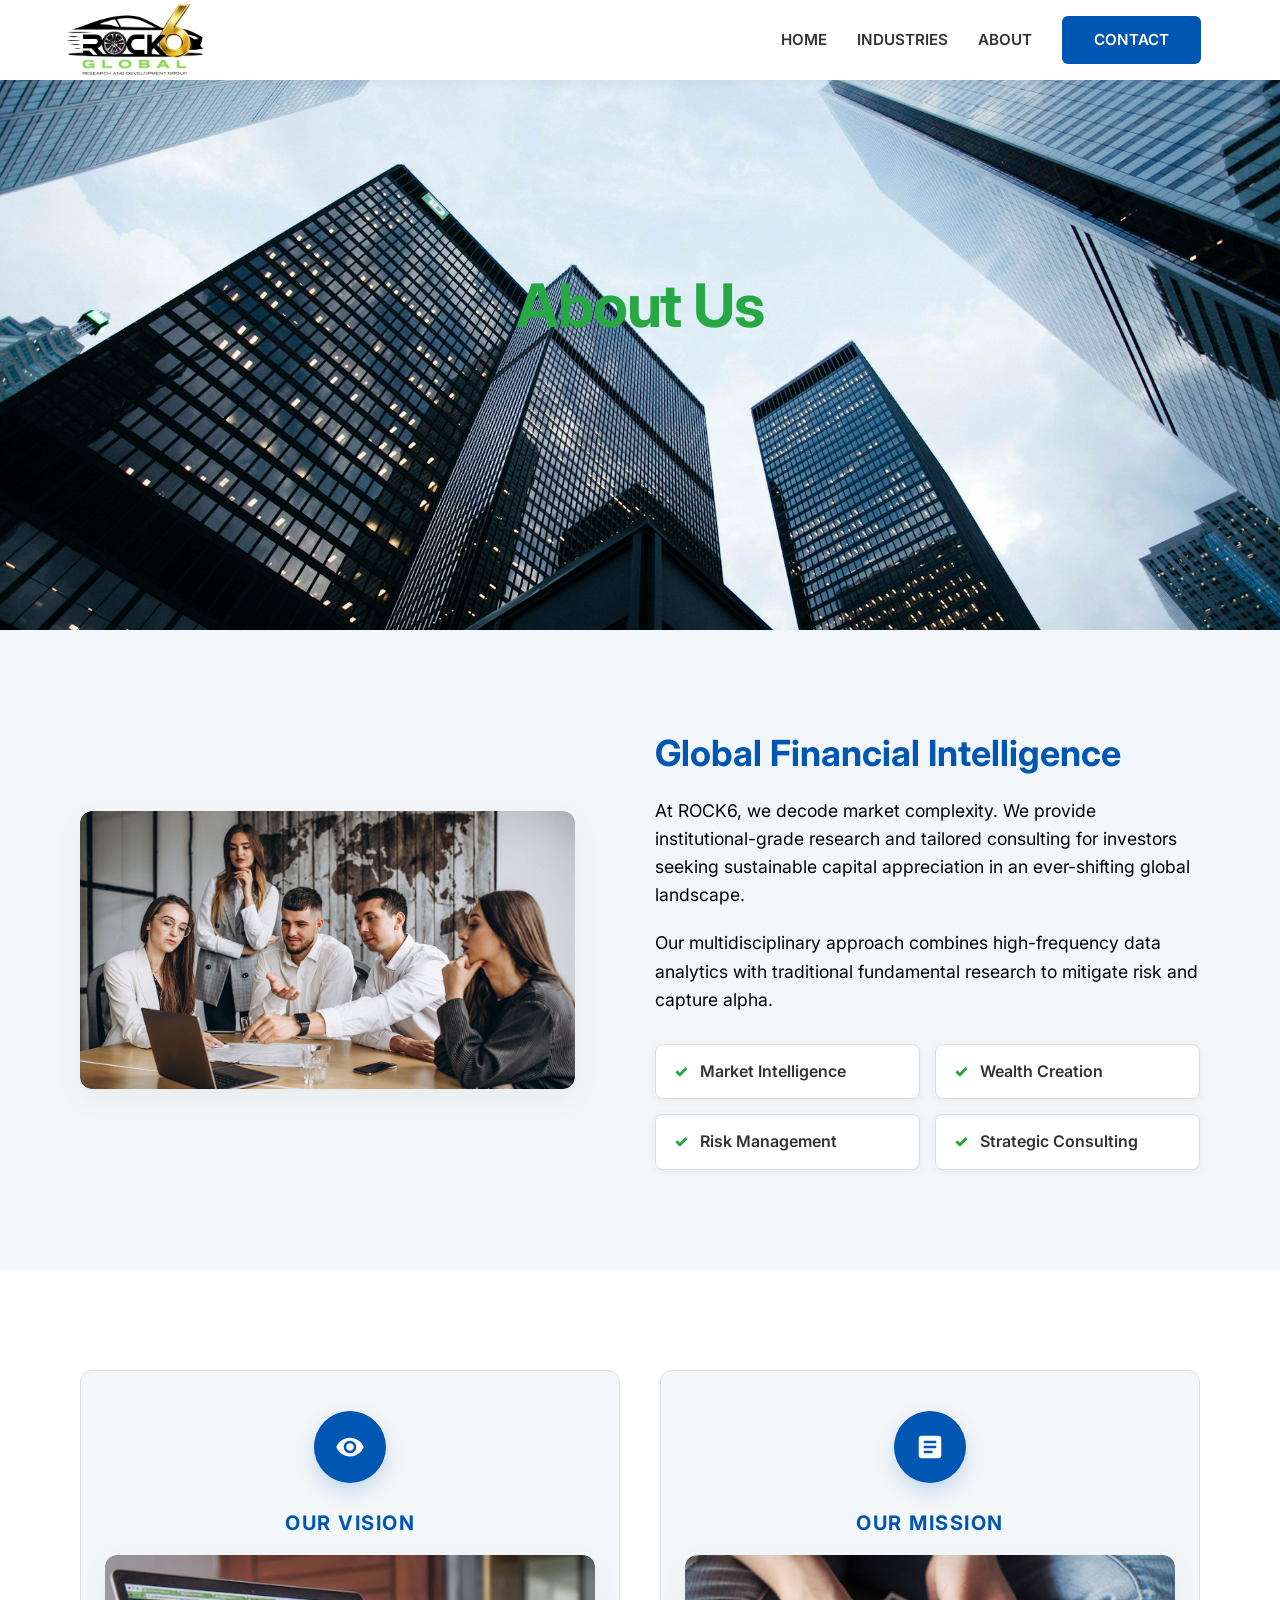
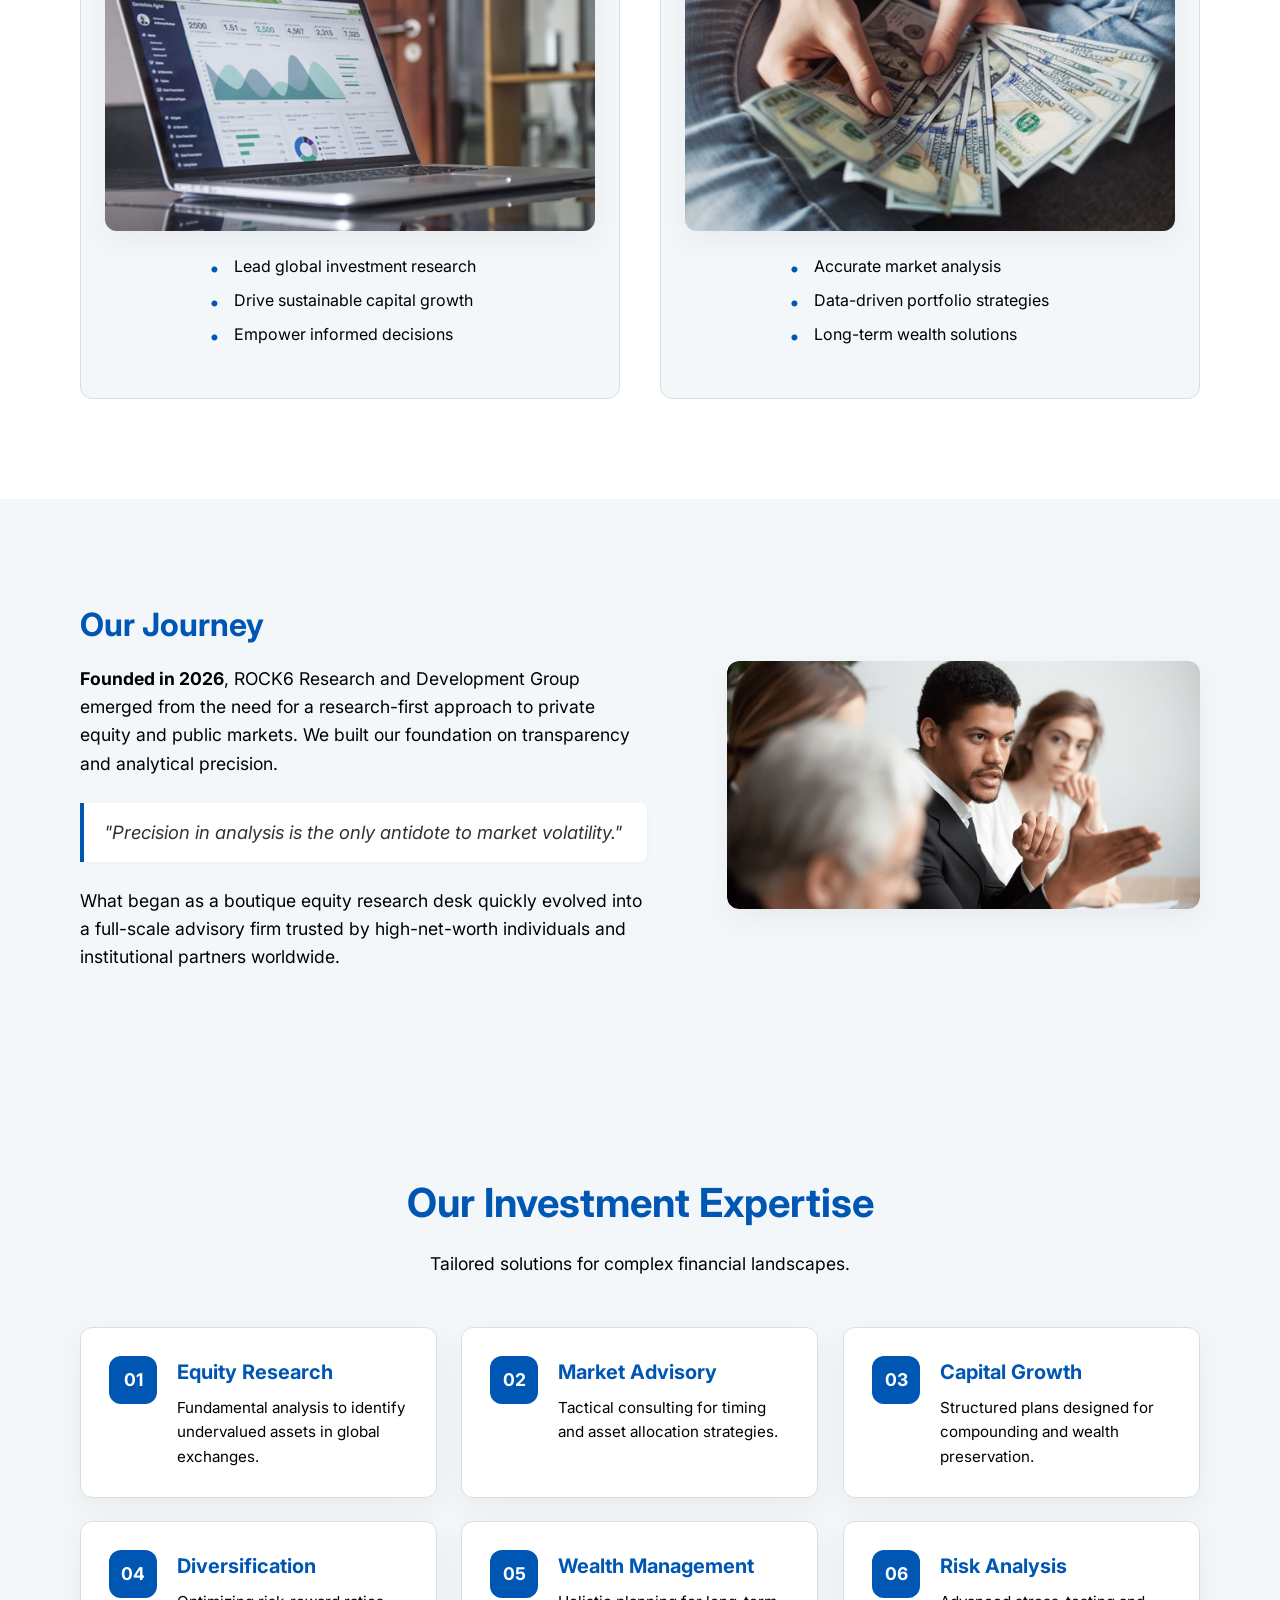
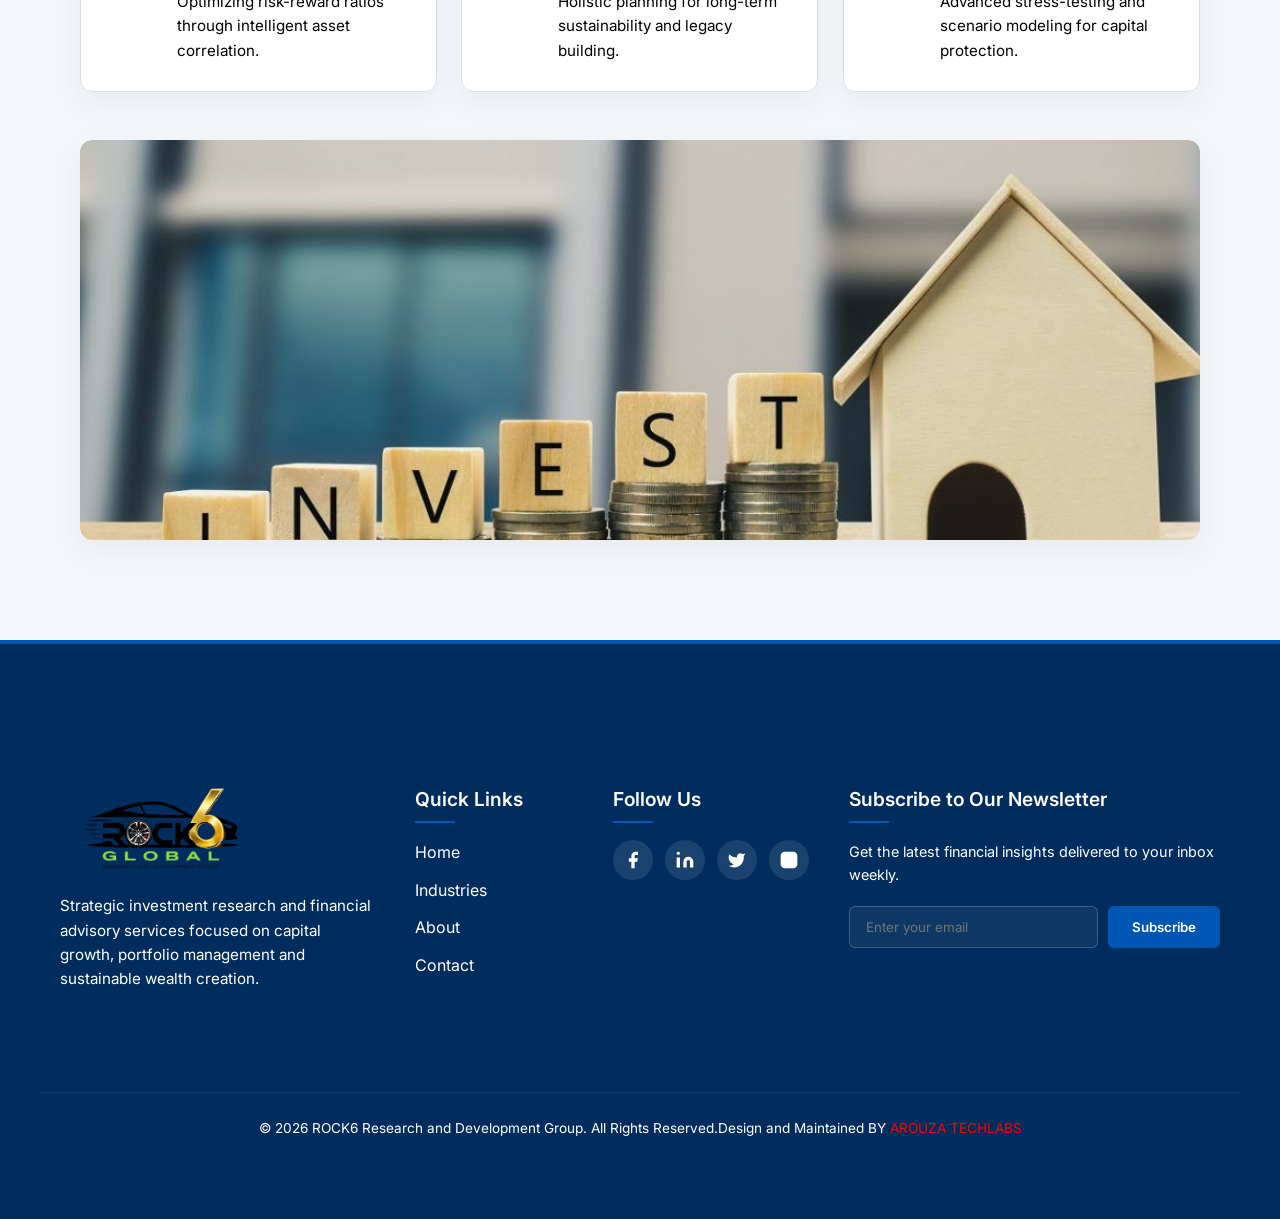
<file: about.html>
<!doctype html>
<html lang="en">
  <head>
    <meta charset="UTF-8" />
    <meta name="viewport" content="width=device-width, initial-scale=1.0" />

    <!-- SEO Optimization -->
    <title>
      About ROCK6 Research and Development Group | Investment Research &
      Financial Advisory
    </title>
    <meta
      name="description"
      content="Learn about ROCK6 Research and Development Group, founded in 2026, specializing in investment research, stock market analysis, portfolio management, wealth creation and strategic financial advisory services."
    />
    <meta
      name="keywords"
      content="investment research, financial advisory, stock market consulting, portfolio management, capital growth, wealth management, equity research, financial planning"
    />
    <link rel="stylesheet" href="./nav.css" />
    <link rel="stylesheet" href="./footer.css" />
    <!-- Typography -->
    <link rel="preconnect" href="https://fonts.googleapis.com" />
    <link rel="preconnect" href="https://fonts.gstatic.com" crossorigin />
    <link
      href="https://fonts.googleapis.com/css2?family=Inter:wght@300;400;600;700&display=swap"
      rel="stylesheet"
    />

    <style>
      :root {
        --primary-blue: #0056b3;
        --primary-dark: #003d80;
        --accent-red: #dc3545;
        --success-green: #28a745;
        --bg-light: #f4f7f9;
        --white: #ffffff;
        --text-main: #333333;
        --text-muted: #000000;
        --border-color: #dddddd;
        --shadow-soft: 0 10px 30px rgba(0, 0, 0, 0.05);
        --shadow-hover: 0 15px 45px rgba(0, 0, 0, 0.1);
        --radius: 12px;
        --transition: all 0.4s cubic-bezier(0.165, 0.84, 0.44, 1);
      }

      * {
        box-sizing: border-box;
        margin: 0;
        padding: 0;
      }

      html {
        scroll-behavior: smooth;
      }

      body {
        font-family: "Inter", sans-serif;
        background-color: var(--bg-light);
        color: var(--text-main);
        line-height: 1.6;
        overflow-x: hidden;
        -webkit-font-smoothing: antialiased;
      }

      /* Utilities */
      .container {
        width: 100%;
        max-width: 1200px;
        margin: 0 auto;
        /* Increased horizontal padding for mobile safety */
        padding: 0 20px;
      }

      @media (min-width: 768px) {
        .container {
          padding: 0 40px;
        }
      }

      .section-padding {
        padding: 50px 0;
      }

      @media (min-width: 768px) {
        .section-padding {
          padding: 100px 0;
        }
      }

      .img-responsive {
        width: 100%;
        height: auto;
        display: block;
        border-radius: var(--radius);
        object-fit: cover;
        transition: var(--transition);
      }

      .img-container {
        overflow: hidden;
        border-radius: var(--radius);
        box-shadow: var(--shadow-soft);
        background: #eee;
        /* Ensure images don't stretch beyond container on small screens */
        max-width: 100%;
      }

      .img-container:hover .img-responsive {
        transform: scale(1.03);
      }

      /* Fade-in Animation Classes */
      .reveal {
        opacity: 0;
        transform: translateY(20px);
        transition:
          opacity 0.6s ease-out,
          transform 0.6s ease-out;
        will-change: opacity, transform;
      }

      .reveal.active {
        opacity: 1;
        transform: translateY(0);
      }

      /* 1. Hero Section */
      header.hero {
        position: relative;
        background-image: url("./assets/herooo.webp");
        background-size: cover;
        background-position: center;
        background-repeat: no-repeat;
        color: var(--white);
        min-height: 70vh;
        display: flex;
        align-items: center;
        justify-content: center;
        text-align: center;
        /* Vertical padding for breathing room */
        padding: 80px 0;
      }

      @media (min-width: 1024px) {
        header.hero {
          background-attachment: fixed;
        }
      }

      header.hero::before {
        content: "";
        position: absolute;
        top: 0;
        left: 0;
        width: 100%;
        height: 100%;
        /* background: linear-gradient(
          135deg,
          rgba(0, 86, 179, 0.92) 0%,
          rgba(0, 40, 80, 0.85) 100%
        ); */
        z-index: 1;
      }

      header.hero .container {
        position: relative;
        z-index: 2;
      }

      .hero h1 {
        font-size: clamp(1.85rem, 8vw, 3.75rem);
        font-weight: 700;
        margin-bottom: 20px;
        line-height: 1.2;
        letter-spacing: -0.02em;
        /* Prevent long titles from hitting edge */
        padding: 0 10px;
        color: var(--success-green);
      }

      .hero p {
        font-size: clamp(1rem, 4.5vw, 1.25rem);
        opacity: 0.95;
        font-weight: 400;
        max-width: 750px;
        margin: 0 auto;
        line-height: 1.6;
        padding: 0 15px;
      }

      /* 2. Company Introduction */
      .intro-grid {
        display: grid;
        grid-template-columns: 1fr;
        gap: 32px;
        align-items: center;
      }

      .intro-content h2 {
        color: var(--primary-blue);
        font-size: clamp(1.5rem, 6vw, 2.25rem);
        margin-bottom: 20px;
        line-height: 1.3;
      }

      .intro-content p {
        margin-bottom: 20px;
        color: var(--text-muted);
      }

      .feature-list {
        list-style: none;
        display: grid;
        grid-template-columns: 1fr;
        gap: 15px;
        /* Ensure internal list doesn't touch parent edges */
        padding-top: 10px;
      }

      @media (min-width: 480px) {
        .feature-list {
          grid-template-columns: 1fr 1fr;
        }
      }

      .feature-list li {
        padding: 14px 18px;
        background: var(--white);
        border-radius: 8px;
        font-weight: 600;
        color: var(--text-main);
        display: flex;
        align-items: center;
        gap: 12px;
        box-shadow: 0 2px 8px rgba(0, 0, 0, 0.05);
        border: 1px solid var(--border-color);
      }

      .feature-list li::before {
        content: "✓";
        color: var(--success-green);
        font-weight: 900;
      }

      /* 3. Vision & Mission */
      .vision-mission {
        background-color: var(--white);
      }

      .vm-grid {
        display: grid;
        grid-template-columns: 1fr;
        gap: 40px;
      }

      .vm-card {
        background: var(--bg-light);
        /* Consistent internal padding */
        padding: 40px 24px;
        border-radius: var(--radius);
        text-align: center;
        transition: var(--transition);
        border: 1px solid var(--border-color);
      }

      .vm-card h3 {
        color: var(--primary-blue);
        margin: 24px 0 16px;
        text-transform: uppercase;
        font-size: 1.25rem;
        letter-spacing: 1.5px;
        font-weight: 700;
      }

      .vm-card ul {
        list-style: none;
        color: var(--text-muted);
        text-align: left;
        max-width: 280px;
        margin: 0 auto;
      }

      .vm-card ul li {
        margin-bottom: 12px;
        padding-left: 24px;
        position: relative;
        line-height: 1.4;
      }

      .vm-card ul li::before {
        content: "•";
        position: absolute;
        left: 0;
        color: var(--primary-blue);
        font-weight: bold;
        font-size: 1.2rem;
      }

      .vm-img-circle {
        width: 72px;
        height: 72px;
        margin: 0 auto;
        border-radius: 50%;
        background: var(--primary-blue);
        display: flex;
        align-items: center;
        justify-content: center;
        box-shadow: 0 8px 20px rgba(0, 86, 179, 0.2);
        margin-bottom: 10px;
      }

      /* 4. Company History */
      .history-section {
        background-color: var(--bg-light);
      }

      .history-grid {
        display: grid;
        grid-template-columns: 1fr;
        gap: 40px;
        align-items: center;
      }

      .history-text h2 {
        margin-bottom: 15px;
      }

      .history-text blockquote {
        border-left: 4px solid var(--primary-blue);
        padding: 15px 20px;
        font-style: italic;
        color: var(--text-main);
        font-size: 1.15rem;
        margin: 25px 0;
        background: var(--white);
        border-radius: 0 8px 8px 0;
        box-shadow: 2px 2px 5px rgba(0, 0, 0, 0.02);
      }

      /* 5. Expertise Section */
      .expertise-header {
        text-align: center;
        margin-bottom: 48px;
        padding: 0 10px;
      }

      .expertise-header h2 {
        color: var(--primary-blue);
        font-size: clamp(1.75rem, 6vw, 2.5rem);
        margin-bottom: 15px;
      }

      .expertise-grid {
        display: grid;
        grid-template-columns: 1fr;
        gap: 24px;
      }

      .expertise-card {
        background: var(--white);
        /* Larger padding for better readability on touch devices */
        padding: 28px;
        border-radius: var(--radius);
        box-shadow: var(--shadow-soft);
        display: flex;
        flex-direction: column;
        gap: 20px;
        transition: var(--transition);
        border: 1px solid var(--border-color);
      }

      @media (min-width: 480px) {
        .expertise-card {
          flex-direction: row;
          align-items: flex-start;
        }
      }

      .expertise-card:hover {
        transform: translateY(-5px);
        border-color: var(--primary-blue);
        box-shadow: var(--shadow-hover);
      }

      .expertise-icon {
        color: var(--white);
        background: var(--primary-blue);
        width: 48px;
        height: 48px;
        display: flex;
        align-items: center;
        justify-content: center;
        border-radius: 12px;
        font-weight: 700;
        flex-shrink: 0;
        font-size: 1.1rem;
      }

      .expertise-card h4 {
        margin-bottom: 8px;
        color: var(--primary-blue);
        font-size: 1.25rem;
      }

      .expertise-card p {
        font-size: 0.95rem;
        color: var(--text-muted);
        line-height: 1.6;
      }

      /* Desktop Layouts */
      @media (min-width: 992px) {
        .intro-grid {
          grid-template-columns: 1fr 1.1fr;
          gap: 80px;
        }

        .history-grid {
          grid-template-columns: 1.2fr 1fr;
          gap: 80px;
        }

        .vm-grid {
          grid-template-columns: 1fr 1fr;
        }

        .expertise-grid {
          grid-template-columns: repeat(3, 1fr);
        }
      }

      @media (min-width: 768px) and (max-width: 991px) {
        .expertise-grid {
          grid-template-columns: 1fr 1fr;
        }
      }
    </style>
  </head>
  <body>
    <header>
      <nav class="navbar">
        <div class="logo-container">
          <img
            src="./assets/rocklogo.webp"
            alt="ROCK6 Research and Development Group Logo"
            class="nav-logo"
          />
        </div>

        <ul class="nav-menu">
          <li class="nav-item">
            <a href="./index.html" class="nav-link">HOME</a>
          </li>
          <li class="nav-item">
            <a href="./industry.html" class="nav-link">INDUSTRIES</a>
          </li>
          <li class="nav-item">
            <a href="./about.html" class="nav-link">ABOUT</a>
          </li>
          <li class="nav-item">
            <a href="./contact.html" class="nav-link btn-contact">CONTACT</a>
          </li>
        </ul>

        <div class="hamburger">
          <span class="bar"></span>
          <span class="bar"></span>
          <span class="bar"></span>
        </div>
      </nav>
    </header>
    <main>
      <!-- 1. Hero Section -->
      <header class="hero">
        <div class="container">
          <h1 class="reveal">About Us</h1>
          <!-- <p class="reveal">
            Strategic Investment Growth driven by Analytical Precision and
            Market Innovation since 2026.
          </p> -->
        </div>
      </header>

      <!-- 2. Company Introduction -->
      <section class="section-padding reveal">
        <div class="container">
          <div class="intro-grid">
            <div class="img-container">
              <img
                src="./assets/ab3.webp"
                alt="Investment research team analysis"
                class="img-responsive"
              />
            </div>
            <div class="intro-content">
              <h2>Global Financial Intelligence</h2>
              <p>
                At ROCK6, we decode market complexity. We provide
                institutional-grade research and tailored consulting for
                investors seeking sustainable capital appreciation in an
                ever-shifting global landscape.
              </p>
              <p>
                Our multidisciplinary approach combines high-frequency data
                analytics with traditional fundamental research to mitigate risk
                and capture alpha.
              </p>
              <ul class="feature-list">
                <li>Market Intelligence</li>
                <li>Wealth Creation</li>
                <li>Risk Management</li>
                <li>Strategic Consulting</li>
              </ul>
            </div>
          </div>
        </div>
      </section>

      <!-- 3. Vision & Mission -->
      <section class="vision-mission section-padding">
        <div class="container">
          <div class="vm-grid">
            <!-- Vision Card -->
            <article class="vm-card reveal">
              <div class="vm-img-circle">
                <svg fill="white" viewBox="0 0 24 24" width="30" height="30">
                  <path
                    d="M12 4.5C7 4.5 2.73 7.61 1 12c1.73 4.39 6 7.5 11 7.5s9.27-3.11 11-7.5c-1.73-4.39-6-7.5-11-7.5zM12 17c-2.76 0-5-2.24-5-5s2.24-5 5-5 5 2.24 5 5-2.24 5-5 5zm0-8c-1.66 0-3 1.34-3 3s1.34 3 3 3 3-1.34 3-3-1.34-3-3-3z"
                  />
                </svg>
              </div>
              <h3>Our Vision</h3>
              <div
                class="img-container"
                style="margin-bottom: 24px; aspect-ratio: 16/9"
              >
                <img
                  src="./assets/ab1.webp"
                  alt="Financial growth strategy"
                  class="img-responsive"
                />
              </div>
              <ul>
                <li>Lead global investment research</li>
                <li>Drive sustainable capital growth</li>
                <li>Empower informed decisions</li>
              </ul>
            </article>

            <!-- Mission Card -->
            <article class="vm-card reveal">
              <div class="vm-img-circle">
                <svg fill="white" viewBox="0 0 24 24" width="30" height="30">
                  <path
                    d="M19 3H5c-1.1 0-2 .9-2 2v14c0 1.1.9 2 2 2h14c1.1 0 2-.9 2-2V5c0-1.1-.9-2-2-2zm-5 14H7v-2h7v2zm3-4H7v-2h10v2zm0-4H7V7h10v2z"
                  />
                </svg>
              </div>
              <h3>Our Mission</h3>
              <div
                class="img-container"
                style="margin-bottom: 24px; aspect-ratio: 16/9"
              >
                <img
                  src="./assets/ab2.webp"
                  alt="Stock market advisory meeting"
                  class="img-responsive"
                />
              </div>
              <ul>
                <li>Accurate market analysis</li>
                <li>Data-driven portfolio strategies</li>
                <li>Long-term wealth solutions</li>
              </ul>
            </article>
          </div>
        </div>
      </section>

      <!-- 4. Company History -->
      <section class="history-section section-padding">
        <div class="container reveal">
          <div class="history-grid">
            <div class="history-text">
              <h2
                style="
                  color: var(--primary-blue);
                  font-size: clamp(1.5rem, 6vw, 2rem);
                  font-weight: 700;
                "
              >
                Our Journey
              </h2>
              <p>
                <strong>Founded in 2026</strong>, ROCK6 Research and Development
                Group emerged from the need for a research-first approach to
                private equity and public markets. We built our foundation on
                transparency and analytical precision.
              </p>
              <blockquote>
                "Precision in analysis is the only antidote to market
                volatility."
              </blockquote>
              <p>
                What began as a boutique equity research desk quickly evolved
                into a full-scale advisory firm trusted by high-net-worth
                individuals and institutional partners worldwide.
              </p>
            </div>
            <div class="img-container">
              <img
                src="./assets/ab4.webp"
                alt="Financial company growth timeline"
                class="img-responsive"
              />
            </div>
          </div>
        </div>
      </section>

      <!-- 5. Investment Expertise -->
      <section class="section-padding">
        <div class="container">
          <div class="expertise-header reveal">
            <h2>Our Investment Expertise</h2>
            <p
              style="color: var(--text-muted); max-width: 600px; margin: 0 auto"
            >
              Tailored solutions for complex financial landscapes.
            </p>
          </div>

          <div class="expertise-grid">
            <div class="expertise-card reveal">
              <div class="expertise-icon">01</div>
              <div>
                <h4>Equity Research</h4>
                <p>
                  Fundamental analysis to identify undervalued assets in global
                  exchanges.
                </p>
              </div>
            </div>

            <div class="expertise-card reveal">
              <div class="expertise-icon">02</div>
              <div>
                <h4>Market Advisory</h4>
                <p>
                  Tactical consulting for timing and asset allocation
                  strategies.
                </p>
              </div>
            </div>

            <div class="expertise-card reveal">
              <div class="expertise-icon">03</div>
              <div>
                <h4>Capital Growth</h4>
                <p>
                  Structured plans designed for compounding and wealth
                  preservation.
                </p>
              </div>
            </div>

            <div class="expertise-card reveal">
              <div class="expertise-icon">04</div>
              <div>
                <h4>Diversification</h4>
                <p>
                  Optimizing risk-reward ratios through intelligent asset
                  correlation.
                </p>
              </div>
            </div>

            <div class="expertise-card reveal">
              <div class="expertise-icon">05</div>
              <div>
                <h4>Wealth Management</h4>
                <p>
                  Holistic planning for long-term sustainability and legacy
                  building.
                </p>
              </div>
            </div>

            <div class="expertise-card reveal">
              <div class="expertise-icon">06</div>
              <div>
                <h4>Risk Analysis</h4>
                <p>
                  Advanced stress-testing and scenario modeling for capital
                  protection.
                </p>
              </div>
            </div>
          </div>

          <div class="img-container reveal" style="margin-top: 48px">
            <img
              src="./assets/ab5.webp"
              alt="Stock market data analysis"
              class="img-responsive"
              style="max-height: 400px"
            />
          </div>
        </div>
      </section>
    </main>
    <footer>
      <div class="footer-container">
        <!-- 1. Company Section -->
        <div class="company-section">
          <img
            src="./assets/rocklogo.webp"
            alt="ROCK6 Research and Development Group Logo"
            class="footer-logo"
          />
          <p class="company-desc">
            Strategic investment research and financial advisory services
            focused on capital growth, portfolio management and sustainable
            wealth creation.
          </p>
        </div>

        <!-- 2. Quick Links Section -->
        <div class="links-section">
          <h3 class="footer-heading">Quick Links</h3>
          <ul class="links-list">
            <li><a href="./about.html">Home</a></li>
            <li><a href="./industry.html">Industries</a></li>
            <li><a href="./about.html">About</a></li>
            <li><a href="./contact.html">Contact</a></li>
          </ul>
        </div>

        <!-- 3. Social Media Section -->
        <div class="social-section">
          <h3 class="footer-heading">Follow Us</h3>
          <div class="social-icons">
            <!-- Facebook -->
            <a href="#" class="social-btn" aria-label="Facebook">
              <svg viewBox="0 0 24 24">
                <path
                  d="M18 2h-3a5 5 0 0 0-5 5v3H7v4h3v8h4v-8h3l1-4h-4V7a1 1 0 0 1 1-1h3z"
                ></path>
              </svg>
            </a>
            <!-- LinkedIn -->
            <a href="#" class="social-btn" aria-label="LinkedIn">
              <svg viewBox="0 0 24 24">
                <path
                  d="M16 8a6 6 0 0 1 6 6v7h-4v-7a2 2 0 0 0-2-2 2 2 0 0 0-2 2v7h-4v-7a6 6 0 0 1 6-6zM2 9h4v12H2z"
                ></path>
                <circle cx="4" cy="4" r="2"></circle>
              </svg>
            </a>
            <!-- Twitter (X) -->
            <a href="#" class="social-btn" aria-label="Twitter">
              <svg viewBox="0 0 24 24">
                <path
                  d="M22 4s-.7 2.1-2 3.4c1.6 10-9.4 17.3-18 11.6 2.2.1 4.4-.6 6-2C3 15.5.5 9.6 3 5c2.2 2.6 5.6 4.1 9 4-.9-4.2 4-6.6 7-3.8 1.1 0 3-1.2 3-1.2z"
                ></path>
              </svg>
            </a>
            <!-- Instagram -->
            <a href="#" class="social-btn" aria-label="Instagram">
              <svg viewBox="0 0 24 24">
                <rect x="2" y="2" width="20" height="20" rx="5" ry="5"></rect>
                <path
                  d="M16 11.37A4 4 0 1 1 12.63 8 4 4 0 0 1 16 11.37z"
                ></path>
                <line x1="17.5" y1="6.5" x2="17.51" y2="6.5"></line>
              </svg>
            </a>
          </div>
        </div>

        <!-- 4. Newsletter Subscription Section -->
        <div class="newsletter-section">
          <h3 class="footer-heading">Subscribe to Our Newsletter</h3>
          <p>
            Get the latest financial insights delivered to your inbox weekly.
          </p>
          <form id="newsletterForm" class="newsletter-form">
            <input
              type="email"
              id="emailInput"
              placeholder="Enter your email"
              required
              aria-label="Email address"
            />
            <button type="submit">Subscribe</button>
          </form>
          <div id="success-message">
            ✓ Subscription successful! Welcome to ROCK6.
          </div>
        </div>
      </div>

      <div class="footer-bottom">
        &copy; <span id="year"></span> ROCK6 Research and Development Group. All
        Rights Reserved.Design and Maintained BY
        <a
          href="./https://arouzatechlabs.in/"
          style="text-decoration: none; color: red"
          >AROUZA TECHLABS</a
        >
      </div>
    </footer>
    <script>
      const hamburger = document.querySelector(".hamburger");
      const navMenu = document.querySelector(".nav-menu");
      const navLinks = document.querySelectorAll(".nav-link");
      const navbar = document.querySelector(".navbar");

      const toggleMenu = () => {
        hamburger.classList.toggle("active");
        navMenu.classList.toggle("active");

        // Toggle scroll lock on body
        if (navMenu.classList.contains("active")) {
          document.body.style.overflow = "hidden";
        } else {
          document.body.style.overflow = "auto";
        }
      };

      hamburger.addEventListener("click", toggleMenu);

      // Close menu when clicking a link
      navLinks.forEach((n) =>
        n.addEventListener("click", () => {
          if (navMenu.classList.contains("active")) {
            toggleMenu();
          }
        }),
      );

      // Dynamic shadow on scroll
      window.addEventListener("scroll", () => {
        if (window.scrollY > 50) {
          navbar.classList.add("scrolled");
        } else {
          navbar.classList.remove("scrolled");
        }
      });

      // Efficient intersection observer for reveal effects
      const observerOptions = {
        threshold: 0.1,
        rootMargin: "0px 0px -40px 0px",
      };

      const observer = new IntersectionObserver((entries) => {
        entries.forEach((entry) => {
          if (entry.isIntersecting) {
            entry.target.classList.add("active");
            observer.unobserve(entry.target);
          }
        });
      }, observerOptions);

      document
        .querySelectorAll(".reveal")
        .forEach((el) => observer.observe(el));
    </script>
    <script src="./footer.js"></script>
  </body>
</html>
</file>
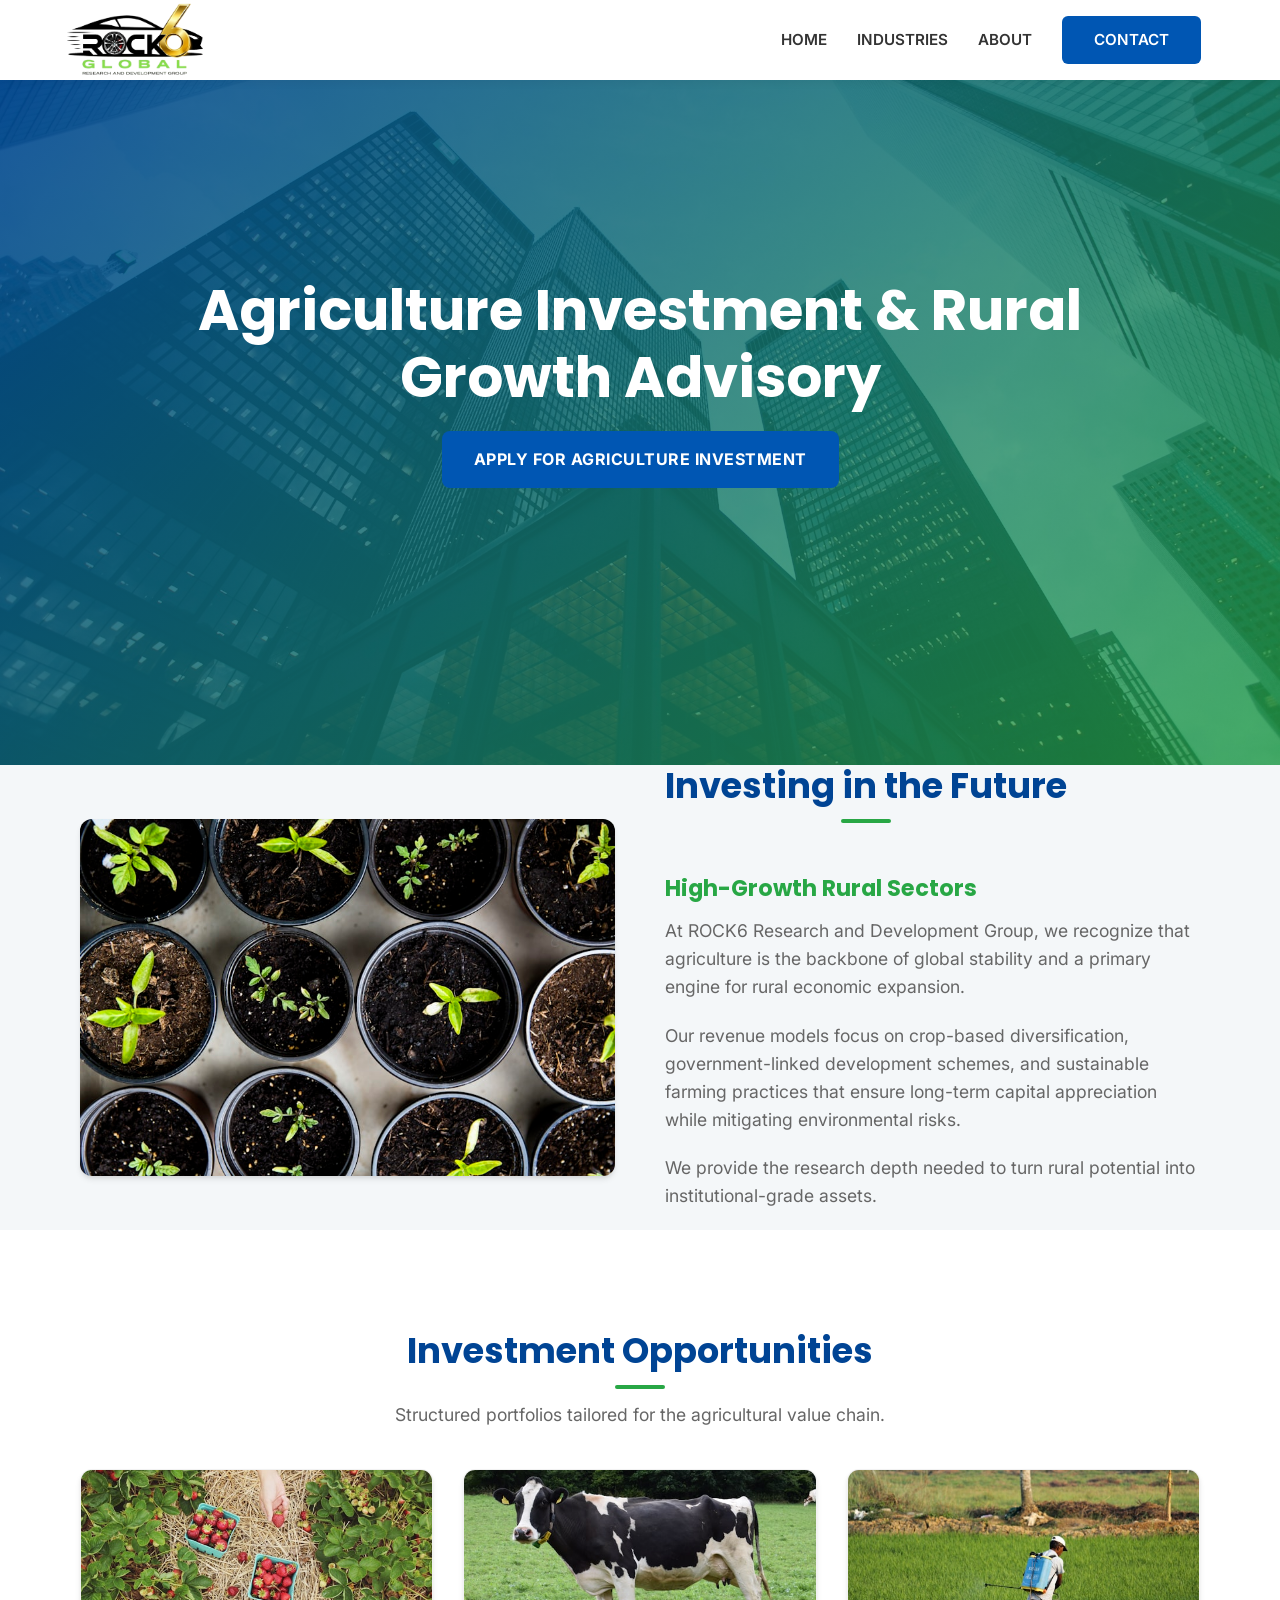
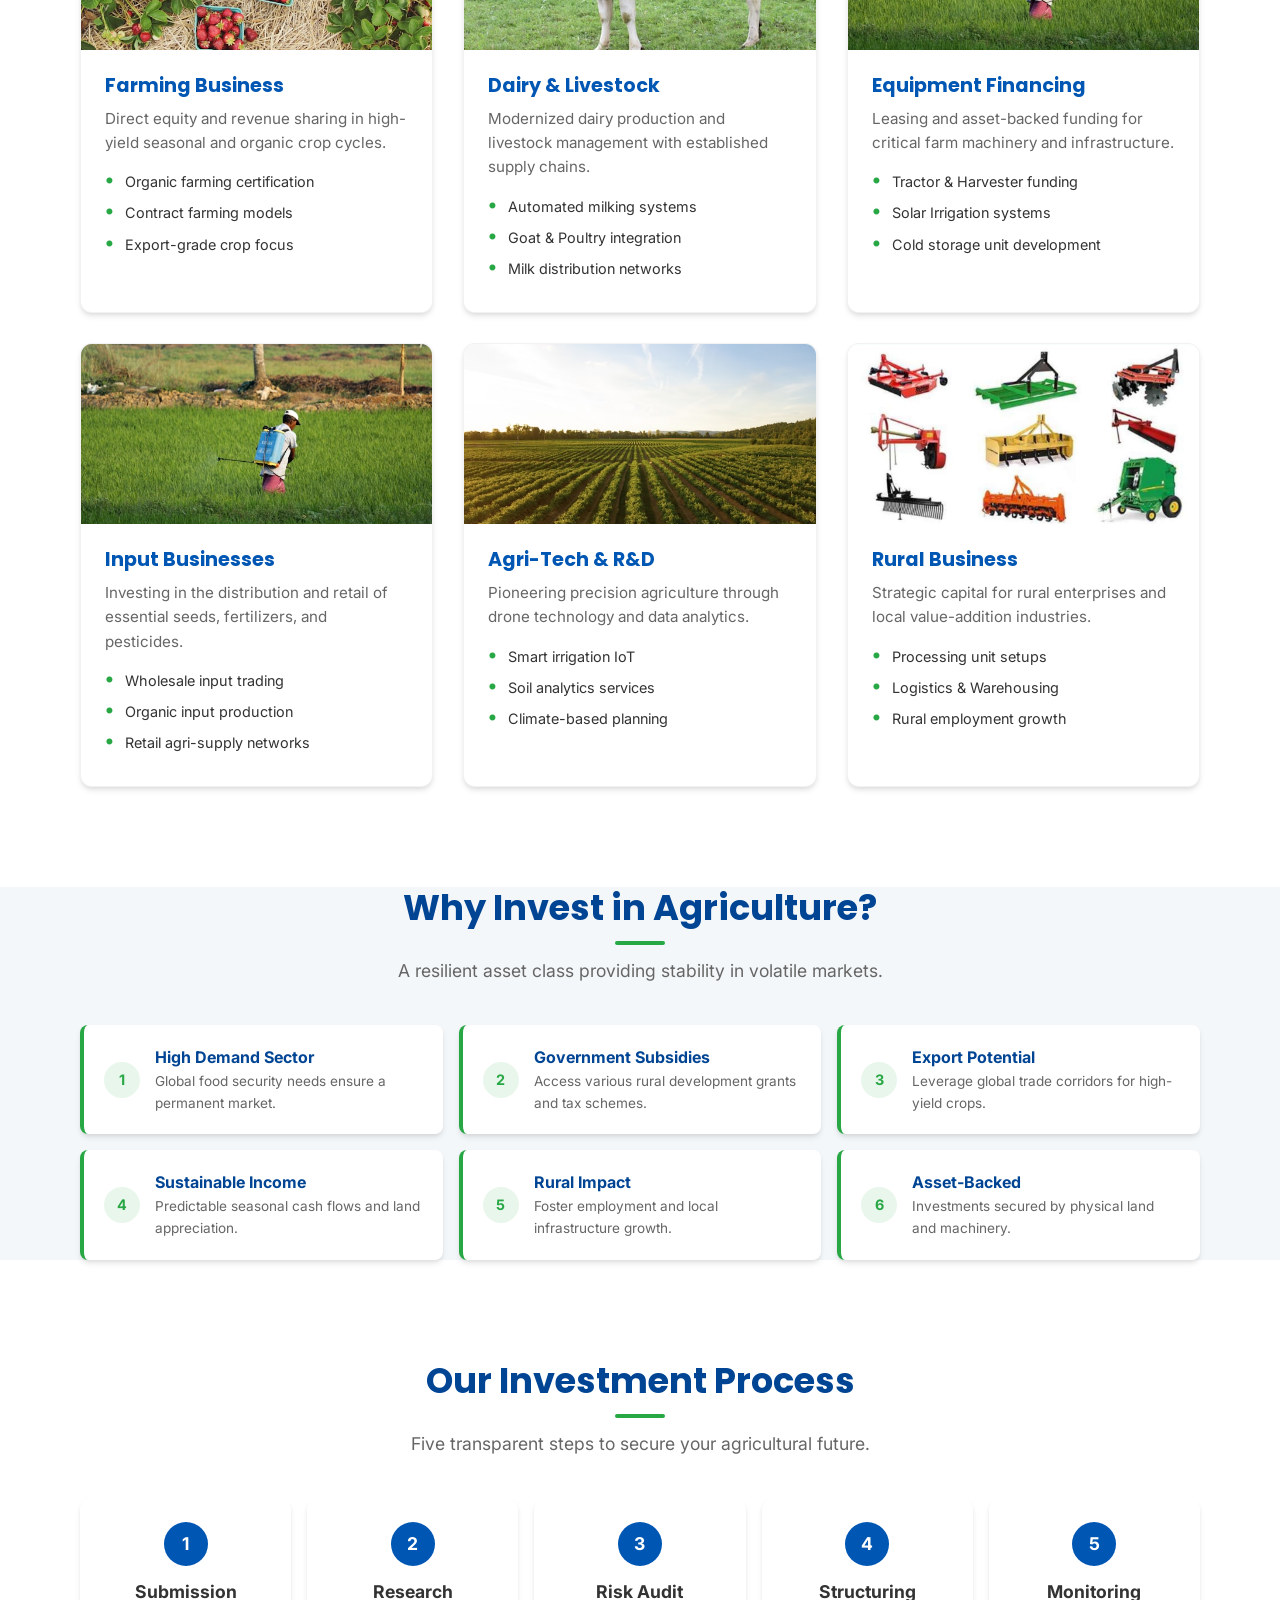
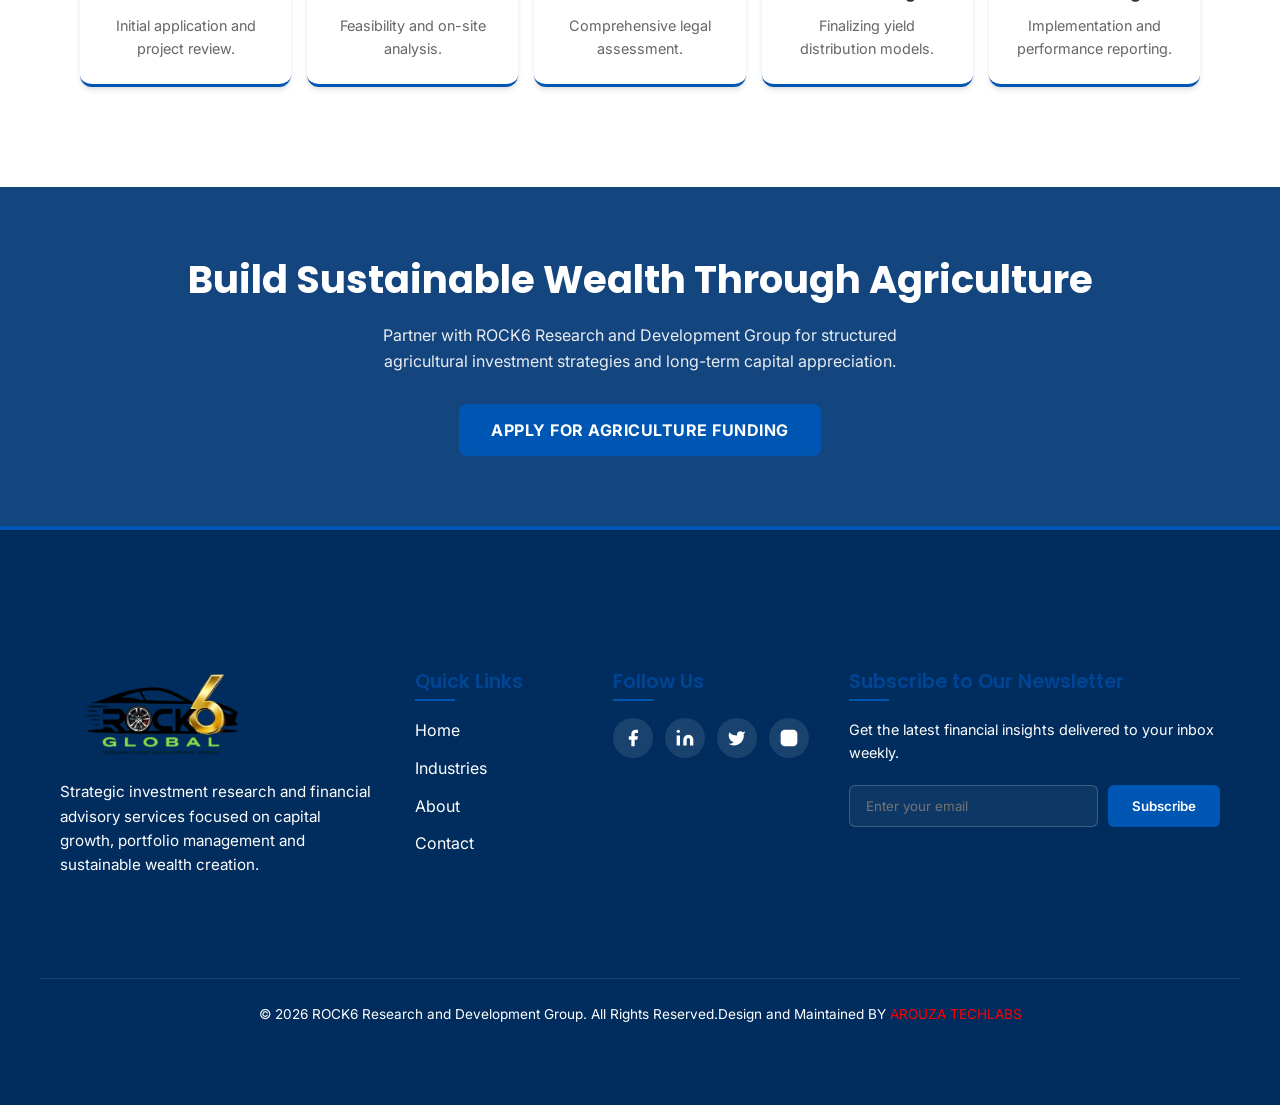
<file: agriculture.html>
<!doctype html>
<html lang="en">
  <head>
    <meta charset="UTF-8" />
    <meta name="viewport" content="width=device-width, initial-scale=1.0" />
    <title>
      Agriculture Investment Advisory | ROCK6 Research and Development Group
    </title>
    <meta
      name="description"
      content="Explore agriculture investment opportunities including farming, agri-tech, dairy, equipment financing and rural business funding with ROCK6 Research and Development Group."
    />
    <meta
      name="keywords"
      content="agriculture investment, farming business funding, agri-tech investment, dairy farming finance, rural business advisory, tractor financing, fertilizer business investment, crop capital planning"
    />

    <!-- Google Fonts -->
    <link
      href="https://fonts.googleapis.com/css2?family=Inter:wght@400;600;700&family=Poppins:wght@500;700&display=swap"
      rel="stylesheet"
    />
    <link rel="stylesheet" href="./nav.css" />
    <link rel="stylesheet" href="./footer.css" />
    <style>
      :root {
        --primary-blue: #0056b3;
        --primary-dark: #004494;
        --accent-red: #dc3545;
        --success-green: #28a745;
        --bg-light: #f4f7f9;
        --white: #ffffff;
        --text-main: #333333;
        --text-muted: #666666;
        --border-color: #dddddd;
        --shadow:
          0 4px 6px -1px rgba(0, 0, 0, 0.1), 0 2px 4px -1px rgba(0, 0, 0, 0.06);
        --transition: all 0.3s ease;
      }

      * {
        margin: 0;
        padding: 0;
        box-sizing: border-box;
      }

      html {
        scroll-behavior: smooth;
      }

      body {
        font-family: "Inter", sans-serif;
        background-color: var(--bg-light);
        color: var(--text-main);
        line-height: 1.6;
        overflow-x: hidden;
      }

      h1,
      h2,
      h3 {
        font-family: "Poppins", sans-serif;
        color: var(--primary-dark);
        line-height: 1.2;
      }

      img {
        max-width: 100%;
        height: auto;
        display: block;
        border-radius: 8px;
      }

      .container {
        padding: 0 20px;
        max-width: 1200px;
        margin: 0 auto;
      }

      /* --- Buttons --- */
      .btn {
        display: inline-block;
        padding: 16px 32px;
        border-radius: 8px;
        text-decoration: none;
        font-weight: 700;
        text-align: center;
        transition: var(--transition);
        cursor: pointer;
        border: none;
        font-size: 1rem;
        text-transform: uppercase;
        letter-spacing: 0.5px;
      }

      .btn-primary {
        background-color: var(--primary-blue);
        color: var(--white);
      }

      .btn-primary:hover {
        background-color: var(--primary-dark);
        transform: translateY(-2px);
        box-shadow: 0 8px 15px rgba(0, 86, 179, 0.3);
      }

      /* --- Hero Section --- */
      .hero {
        position: relative;
        min-height: 85vh;
        display: flex;
        align-items: center;
        justify-content: center;
        text-align: center;
        background: url("./assets/herooo.webp") no-repeat center center/cover;
        color: var(--white);
        padding: 40px 20px;
      }

      .hero::before {
        content: "";
        position: absolute;
        top: 0;
        left: 0;
        width: 100%;
        height: 100%;
        background: linear-gradient(
          135deg,
          rgba(0, 68, 148, 0.9) 0%,
          rgba(40, 167, 69, 0.75) 100%
        );
        z-index: 1;
      }

      .hero-content {
        position: relative;
        z-index: 2;
        max-width: 900px;
      }

      .hero h1 {
        font-size: 2.2rem;
        margin-bottom: 20px;
        color: var(--white);
        font-weight: 700;
      }

      .hero p {
        font-size: 1.1rem;
        margin-bottom: 35px;
        opacity: 0.95;
        max-width: 700px;
        margin-left: auto;
        margin-right: auto;
      }

      /* --- Section Styling --- */
      section {
        padding: 60px 0;
      }

      .section-title {
        text-align: center;
        margin-bottom: 40px;
      }

      .section-title h2 {
        font-size: 1.8rem;
        margin-bottom: 12px;
        position: relative;
        display: inline-block;
      }

      .section-title h2::after {
        content: "";
        display: block;
        width: 50px;
        height: 4px;
        background: var(--success-green);
        margin: 12px auto 0;
        border-radius: 2px;
      }

      /* --- Overview Section --- */
      .overview-grid {
        display: grid;
        gap: 30px;
        align-items: center;
      }

      .agri-img-wrapper {
        overflow: hidden;
        border-radius: 12px;
        box-shadow: var(--shadow);
      }

      .agri-img {
        transition: var(--transition);
        width: 100%;
      }

      .overview-text h3 {
        color: var(--success-green);
        margin-bottom: 15px;
        font-size: 1.4rem;
      }

      .overview-text p {
        margin-bottom: 20px;
        color: var(--text-muted);
      }

      /* --- Investment Opportunities Grid --- */
      .opportunities-grid {
        display: grid;
        gap: 20px;
      }

      .card {
        background: var(--white);
        border-radius: 12px;
        overflow: hidden;
        box-shadow: var(--shadow);
        transition: var(--transition);
        display: flex;
        flex-direction: column;
        border: 1px solid rgba(0, 0, 0, 0.05);
      }

      .card:hover {
        transform: translateY(-5px);
        box-shadow: 0 10px 20px rgba(0, 0, 0, 0.08);
      }

      .card-img {
        height: 180px;
        overflow: hidden;
      }

      .card-img img {
        width: 100%;
        height: 100%;
        object-fit: cover;
        border-radius: 0;
        transition: var(--transition);
      }

      .card-body {
        padding: 24px;
        flex-grow: 1;
      }

      .card-body h3 {
        margin-bottom: 10px;
        font-size: 1.2rem;
        color: var(--primary-blue);
      }

      .card-body p {
        font-size: 0.95rem;
        color: var(--text-muted);
        margin-bottom: 15px;
      }

      .card-body ul {
        list-style: none;
      }

      .card-body li {
        position: relative;
        padding-left: 20px;
        margin-bottom: 8px;
        font-size: 0.9rem;
        color: var(--text-main);
      }

      .card-body li::before {
        content: "•";
        position: absolute;
        left: 0;
        color: var(--success-green);
        font-weight: bold;
        font-size: 1.2rem;
        line-height: 1;
      }

      /* --- Why Invest Section --- */
      .features-list {
        display: grid;
        gap: 16px;
      }

      .feature-item {
        background: var(--white);
        padding: 20px;
        border-radius: 8px;
        display: flex;
        align-items: center;
        gap: 15px;
        box-shadow: var(--shadow);
        border-left: 4px solid var(--success-green);
      }

      .feature-icon {
        background: rgba(40, 167, 69, 0.1);
        color: var(--success-green);
        width: 36px;
        height: 36px;
        display: flex;
        align-items: center;
        justify-content: center;
        border-radius: 50%;
        flex-shrink: 0;
        font-weight: bold;
        font-size: 0.9rem;
      }

      .feature-item strong {
        display: block;
        font-size: 1rem;
        color: var(--primary-dark);
      }

      .feature-item p {
        font-size: 0.85rem;
        color: var(--text-muted);
        margin: 0;
      }

      /* --- Process Section --- */
      .process-steps {
        display: grid;
        gap: 16px;
      }

      .step {
        background: var(--white);
        padding: 24px;
        border-radius: 12px;
        text-align: center;
        box-shadow: var(--shadow);
        border-bottom: 3px solid var(--primary-blue);
      }

      .step-number {
        width: 44px;
        height: 44px;
        background: var(--primary-blue);
        color: var(--white);
        border-radius: 50%;
        display: flex;
        align-items: center;
        justify-content: center;
        margin: 0 auto 12px;
        font-size: 1.1rem;
        font-weight: bold;
      }

      .step h4 {
        margin-bottom: 8px;
        font-size: 1.1rem;
      }

      .step p {
        font-size: 0.9rem;
        color: var(--text-muted);
      }

      /* --- CTA Section --- */
      .cta {
        background:
          linear-gradient(rgba(0, 54, 115, 0.92), rgba(0, 54, 115, 0.92)),
          url("https://images.unsplash.com/photo-1495107336281-1995167070e7?auto=format&fit=crop&q=80&w=1600");
        background-size: cover;
        background-position: center;
        color: var(--white);
        text-align: center;
        padding: 70px 20px;
      }

      .cta h2 {
        color: var(--white);
        margin-bottom: 20px;
        font-size: 1.8rem;
      }

      .cta p {
        max-width: 600px;
        margin: 0 auto 30px;
        font-size: 1rem;
        opacity: 0.9;
      }

      /* --- Footer --- */
      .footer-credits {
        text-align: center;
        padding: 40px 20px;
        background: var(--white);
        color: var(--text-muted);
        border-top: 1px solid var(--border-color);
      }

      .footer-credits p {
        font-size: 0.9rem;
      }

      /* --- Media Queries --- */

      /* Tablet (768px and up) */
      @media (min-width: 768px) {
        .hero h1 {
          font-size: 3rem;
        }
        .section-title h2 {
          font-size: 2.2rem;
        }
        .overview-grid {
          grid-template-columns: 1fr 1fr;
          gap: 50px;
        }
        .opportunities-grid {
          grid-template-columns: 1fr 1fr;
          gap: 30px;
        }
        .features-list {
          grid-template-columns: 1fr 1fr;
        }
        .process-steps {
          grid-template-columns: 1fr 1fr;
        }
        section {
          padding: 100px 0;
        }
        .cta h2 {
          font-size: 2.4rem;
        }
      }

      /* Desktop (1024px and up) */
      @media (min-width: 1024px) {
        .opportunities-grid {
          grid-template-columns: repeat(3, 1fr);
        }
        .process-steps {
          grid-template-columns: repeat(5, 1fr);
        }
        .features-list {
          grid-template-columns: repeat(3, 1fr);
        }
        .container {
          padding: 0 40px;
        }
        .hero h1 {
          font-size: 3.5rem;
        }
        .hero p {
          font-size: 1.25rem;
        }
      }

      /* Fade-in Animation Classes */
      .reveal {
        opacity: 0;
        transform: translateY(20px);
        transition: all 0.6s ease-out;
      }

      .reveal.active {
        opacity: 1;
        transform: translateY(0);
      }
    </style>
  </head>
  <body>
    <header>
      <nav class="navbar">
        <div class="logo-container">
          <img
            src="./assets/rocklogo.webp"
            alt="ROCK6 Research and Development Group Logo"
            class="nav-logo"
          />
        </div>

        <ul class="nav-menu">
          <li class="nav-item">
            <a href="./index.html" class="nav-link">HOME</a>
          </li>
          <li class="nav-item">
            <a href="./industry.html" class="nav-link">INDUSTRIES</a>
          </li>
          <li class="nav-item">
            <a href="./about.html" class="nav-link">ABOUT</a>
          </li>
          <li class="nav-item">
            <a href="./contact.html" class="nav-link btn-contact">CONTACT</a>
          </li>
        </ul>

        <div class="hamburger">
          <span class="bar"></span>
          <span class="bar"></span>
          <span class="bar"></span>
        </div>
      </nav>
    </header>
    <!-- Hero Section -->
    <header class="hero">
      <div class="hero-content">
        <h1>Agriculture Investment & Rural Growth Advisory</h1>
        <!-- <p>
          Empowering Farmers, Agri-Businesses & Sustainable Capital Growth
          through strategic research and financial structures.
        </p> -->
        <a href="./pricing.html" class="btn btn-primary"
          >Apply for Agriculture Investment</a
        >
      </div>
    </header>

    <main>
      <!-- Overview Section -->
      <section id="about" class="container reveal">
        <div class="overview-grid">
          <div class="agri-img-wrapper">
            <img
              src="./assets/ag1.webp"
              alt="Modern agriculture farming investment"
              class="agri-img"
            />
          </div>
          <div class="overview-text">
            <div class="section-title" style="text-align: left">
              <h2>Investing in the Future</h2>
            </div>
            <h3>High-Growth Rural Sectors</h3>
            <p>
              At ROCK6 Research and Development Group, we recognize that
              agriculture is the backbone of global stability and a primary
              engine for rural economic expansion.
            </p>
            <p>
              Our revenue models focus on crop-based diversification,
              government-linked development schemes, and sustainable farming
              practices that ensure long-term capital appreciation while
              mitigating environmental risks.
            </p>
            <p>
              We provide the research depth needed to turn rural potential into
              institutional-grade assets.
            </p>
          </div>
        </div>
      </section>

      <!-- Investment Opportunities Grid -->
      <section id="opportunities" style="background-color: var(--white)">
        <div class="container reveal">
          <div class="section-title">
            <h2>Investment Opportunities</h2>
            <p>
              Structured portfolios tailored for the agricultural value chain.
            </p>
          </div>

          <div class="opportunities-grid">
            <!-- 1. Farming -->
            <article class="card">
              <div class="card-img">
                <img src="./assets/ag2.webp" alt="Farming Business" />
              </div>
              <div class="card-body">
                <h3>Farming Business</h3>
                <p>
                  Direct equity and revenue sharing in high-yield seasonal and
                  organic crop cycles.
                </p>
                <ul>
                  <li>Organic farming certification</li>
                  <li>Contract farming models</li>
                  <li>Export-grade crop focus</li>
                </ul>
              </div>
            </article>

            <!-- 2. Dairy & Livestock -->
            <article class="card">
              <div class="card-img">
                <img src="./assets/ag3.webp" alt="Dairy and Livestock" />
              </div>
              <div class="card-body">
                <h3>Dairy & Livestock</h3>
                <p>
                  Modernized dairy production and livestock management with
                  established supply chains.
                </p>
                <ul>
                  <li>Automated milking systems</li>
                  <li>Goat & Poultry integration</li>
                  <li>Milk distribution networks</li>
                </ul>
              </div>
            </article>

            <!-- 3. Agri Equipment -->
            <article class="card">
              <div class="card-img">
                <img src="./assets/ag4.webp" alt="Agri Equipment" />
              </div>
              <div class="card-body">
                <h3>Equipment Financing</h3>
                <p>
                  Leasing and asset-backed funding for critical farm machinery
                  and infrastructure.
                </p>
                <ul>
                  <li>Tractor & Harvester funding</li>
                  <li>Solar Irrigation systems</li>
                  <li>Cold storage unit development</li>
                </ul>
              </div>
            </article>

            <!-- 4. Fertilizer & Pesticide -->
            <article class="card">
              <div class="card-img">
                <img src="./assets/ag4.webp" alt="Agri Inputs" />
              </div>
              <div class="card-body">
                <h3>Input Businesses</h3>
                <p>
                  Investing in the distribution and retail of essential seeds,
                  fertilizers, and pesticides.
                </p>
                <ul>
                  <li>Wholesale input trading</li>
                  <li>Organic input production</li>
                  <li>Retail agri-supply networks</li>
                </ul>
              </div>
            </article>

            <!-- 5. Agri-Tech & R&D -->
            <article class="card">
              <div class="card-img">
                <img src="./assets/ag5.webp" alt="Agri-Tech" />
              </div>
              <div class="card-body">
                <h3>Agri-Tech & R&D</h3>
                <p>
                  Pioneering precision agriculture through drone technology and
                  data analytics.
                </p>
                <ul>
                  <li>Smart irrigation IoT</li>
                  <li>Soil analytics services</li>
                  <li>Climate-based planning</li>
                </ul>
              </div>
            </article>

            <!-- 6. Rural Advisory -->
            <article class="card">
              <div class="card-img">
                <img src="./assets/ag6.webp" alt="Rural Advisory" />
              </div>
              <div class="card-body">
                <h3>Rural Business</h3>
                <p>
                  Strategic capital for rural enterprises and local
                  value-addition industries.
                </p>
                <ul>
                  <li>Processing unit setups</li>
                  <li>Logistics & Warehousing</li>
                  <li>Rural employment growth</li>
                </ul>
              </div>
            </article>
          </div>
        </div>
      </section>

      <!-- Why Invest Section -->
      <section class="container reveal">
        <div class="section-title">
          <h2>Why Invest in Agriculture?</h2>
          <p>
            A resilient asset class providing stability in volatile markets.
          </p>
        </div>
        <div class="features-list">
          <div class="feature-item">
            <div class="feature-icon">1</div>
            <div>
              <strong>High Demand Sector</strong>
              <p>Global food security needs ensure a permanent market.</p>
            </div>
          </div>
          <div class="feature-item">
            <div class="feature-icon">2</div>
            <div>
              <strong>Government Subsidies</strong>
              <p>Access various rural development grants and tax schemes.</p>
            </div>
          </div>
          <div class="feature-item">
            <div class="feature-icon">3</div>
            <div>
              <strong>Export Potential</strong>
              <p>Leverage global trade corridors for high-yield crops.</p>
            </div>
          </div>
          <div class="feature-item">
            <div class="feature-icon">4</div>
            <div>
              <strong>Sustainable Income</strong>
              <p>Predictable seasonal cash flows and land appreciation.</p>
            </div>
          </div>
          <div class="feature-item">
            <div class="feature-icon">5</div>
            <div>
              <strong>Rural Impact</strong>
              <p>Foster employment and local infrastructure growth.</p>
            </div>
          </div>
          <div class="feature-item">
            <div class="feature-icon">6</div>
            <div>
              <strong>Asset-Backed</strong>
              <p>Investments secured by physical land and machinery.</p>
            </div>
          </div>
        </div>
      </section>

      <!-- Process Section -->
      <section style="background-color: var(--white)">
        <div class="container reveal">
          <div class="section-title">
            <h2>Our Investment Process</h2>
            <p>Five transparent steps to secure your agricultural future.</p>
          </div>
          <div class="process-steps">
            <div class="step">
              <div class="step-number">1</div>
              <h4>Submission</h4>
              <p>Initial application and project review.</p>
            </div>
            <div class="step">
              <div class="step-number">2</div>
              <h4>Research</h4>
              <p>Feasibility and on-site analysis.</p>
            </div>
            <div class="step">
              <div class="step-number">3</div>
              <h4>Risk Audit</h4>
              <p>Comprehensive legal assessment.</p>
            </div>
            <div class="step">
              <div class="step-number">4</div>
              <h4>Structuring</h4>
              <p>Finalizing yield distribution models.</p>
            </div>
            <div class="step">
              <div class="step-number">5</div>
              <h4>Monitoring</h4>
              <p>Implementation and performance reporting.</p>
            </div>
          </div>
        </div>
      </section>

      <!-- CTA Section -->
      <section id="apply" class="cta">
        <div class="container">
          <h2>Build Sustainable Wealth Through Agriculture</h2>
          <p style="color: #ffffff">
            Partner with ROCK6 Research and Development Group for structured
            agricultural investment strategies and long-term capital
            appreciation.
          </p>
          <button
            class="btn btn-primary"
            onclick="window.location.href = './pricing.html'"
          >
            APPLY FOR AGRICULTURE FUNDING
          </button>
        </div>
      </section>
    </main>
    <footer>
      <div class="footer-container">
        <!-- 1. Company Section -->
        <div class="company-section">
          <img
            src="./assets/rocklogo.webp"
            alt="ROCK6 Research and Development Group Logo"
            class="footer-logo"
          />
          <p class="company-desc">
            Strategic investment research and financial advisory services
            focused on capital growth, portfolio management and sustainable
            wealth creation.
          </p>
        </div>

        <!-- 2. Quick Links Section -->
        <div class="links-section">
          <h3 class="footer-heading">Quick Links</h3>
          <ul class="links-list">
            <li><a href="./about.html">Home</a></li>
            <li><a href="./industry.html">Industries</a></li>
            <li><a href="./about.html">About</a></li>
            <li><a href="./contact.html">Contact</a></li>
          </ul>
        </div>

        <!-- 3. Social Media Section -->
        <div class="social-section">
          <h3 class="footer-heading">Follow Us</h3>
          <div class="social-icons">
            <!-- Facebook -->
            <a href="#" class="social-btn" aria-label="Facebook">
              <svg viewBox="0 0 24 24">
                <path
                  d="M18 2h-3a5 5 0 0 0-5 5v3H7v4h3v8h4v-8h3l1-4h-4V7a1 1 0 0 1 1-1h3z"
                ></path>
              </svg>
            </a>
            <!-- LinkedIn -->
            <a href="#" class="social-btn" aria-label="LinkedIn">
              <svg viewBox="0 0 24 24">
                <path
                  d="M16 8a6 6 0 0 1 6 6v7h-4v-7a2 2 0 0 0-2-2 2 2 0 0 0-2 2v7h-4v-7a6 6 0 0 1 6-6zM2 9h4v12H2z"
                ></path>
                <circle cx="4" cy="4" r="2"></circle>
              </svg>
            </a>
            <!-- Twitter (X) -->
            <a href="#" class="social-btn" aria-label="Twitter">
              <svg viewBox="0 0 24 24">
                <path
                  d="M22 4s-.7 2.1-2 3.4c1.6 10-9.4 17.3-18 11.6 2.2.1 4.4-.6 6-2C3 15.5.5 9.6 3 5c2.2 2.6 5.6 4.1 9 4-.9-4.2 4-6.6 7-3.8 1.1 0 3-1.2 3-1.2z"
                ></path>
              </svg>
            </a>
            <!-- Instagram -->
            <a href="#" class="social-btn" aria-label="Instagram">
              <svg viewBox="0 0 24 24">
                <rect x="2" y="2" width="20" height="20" rx="5" ry="5"></rect>
                <path
                  d="M16 11.37A4 4 0 1 1 12.63 8 4 4 0 0 1 16 11.37z"
                ></path>
                <line x1="17.5" y1="6.5" x2="17.51" y2="6.5"></line>
              </svg>
            </a>
          </div>
        </div>

        <!-- 4. Newsletter Subscription Section -->
        <div class="newsletter-section">
          <h3 class="footer-heading">Subscribe to Our Newsletter</h3>
          <p>
            Get the latest financial insights delivered to your inbox weekly.
          </p>
          <form id="newsletterForm" class="newsletter-form">
            <input
              type="email"
              id="emailInput"
              placeholder="Enter your email"
              required
              aria-label="Email address"
            />
            <button type="submit">Subscribe</button>
          </form>
          <div id="success-message">
            ✓ Subscription successful! Welcome to ROCK6.
          </div>
        </div>
      </div>

      <div class="footer-bottom">
        &copy; <span id="year"></span> ROCK6 Research and Development Group. All
        Rights Reserved.Design and Maintained BY
        <a
          href="./https://arouzatechlabs.in/"
          style="text-decoration: none; color: red"
          >AROUZA TECHLABS</a
        >
      </div>
    </footer>
    <script src="./nav.js"></script>
    <script src="./footer.js"></script>
    <!-- <footer class="footer-credits">
      <div class="container">
        <p>
          &copy; 2024 ROCK6 Research and Development Group. All Rights Reserved.
        </p>
        <p style="font-size: 0.8rem; margin-top: 10px">
          Strategic Investment Research | Financial Advisory | Rural Growth
        </p>
      </div>
    </footer> -->

    <script>
      // Scroll reveal logic
      function reveal() {
        var reveals = document.querySelectorAll(".reveal");
        for (var i = 0; i < reveals.length; i++) {
          var windowHeight = window.innerHeight;
          var elementTop = reveals[i].getBoundingClientRect().top;
          var elementVisible = 100;
          if (elementTop < windowHeight - elementVisible) {
            reveals[i].classList.add("active");
          }
        }
      }

      window.addEventListener("scroll", reveal);
      window.onload = reveal;
    </script>
  </body>
</html>
</file>
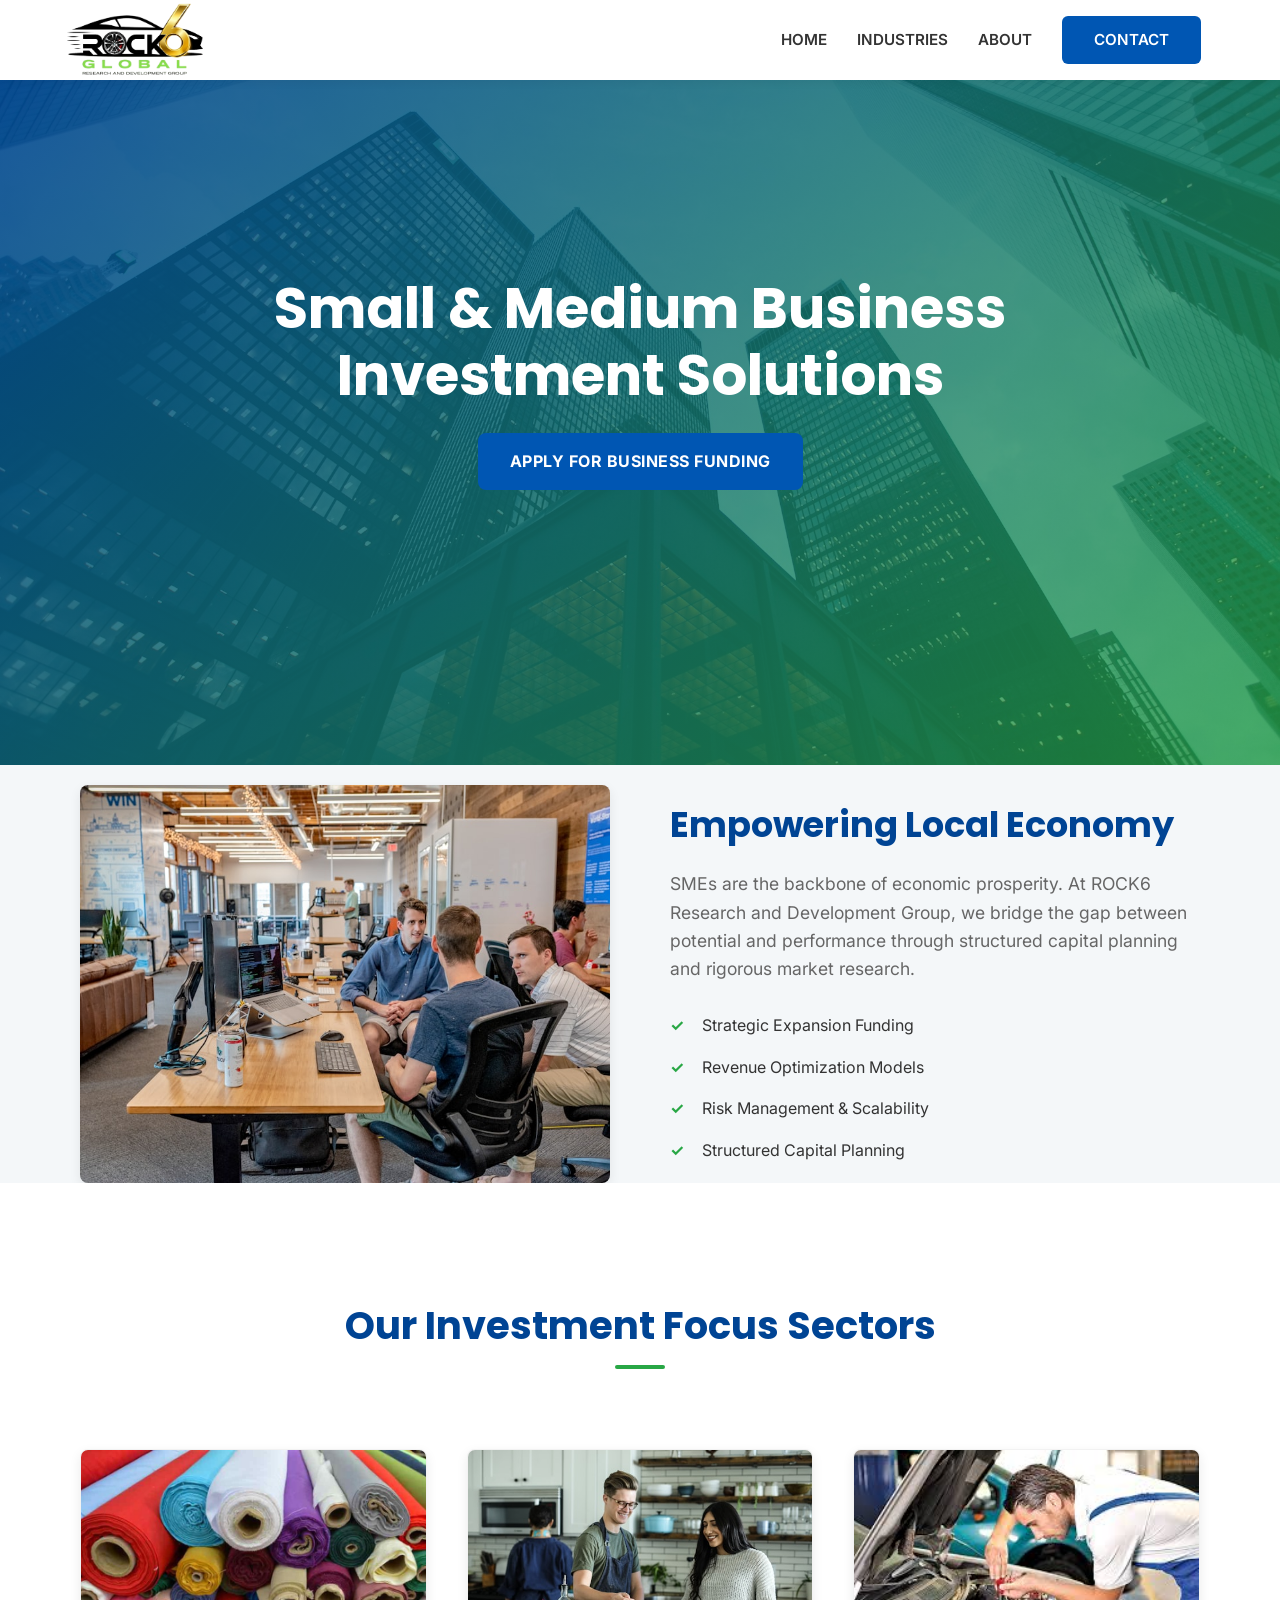
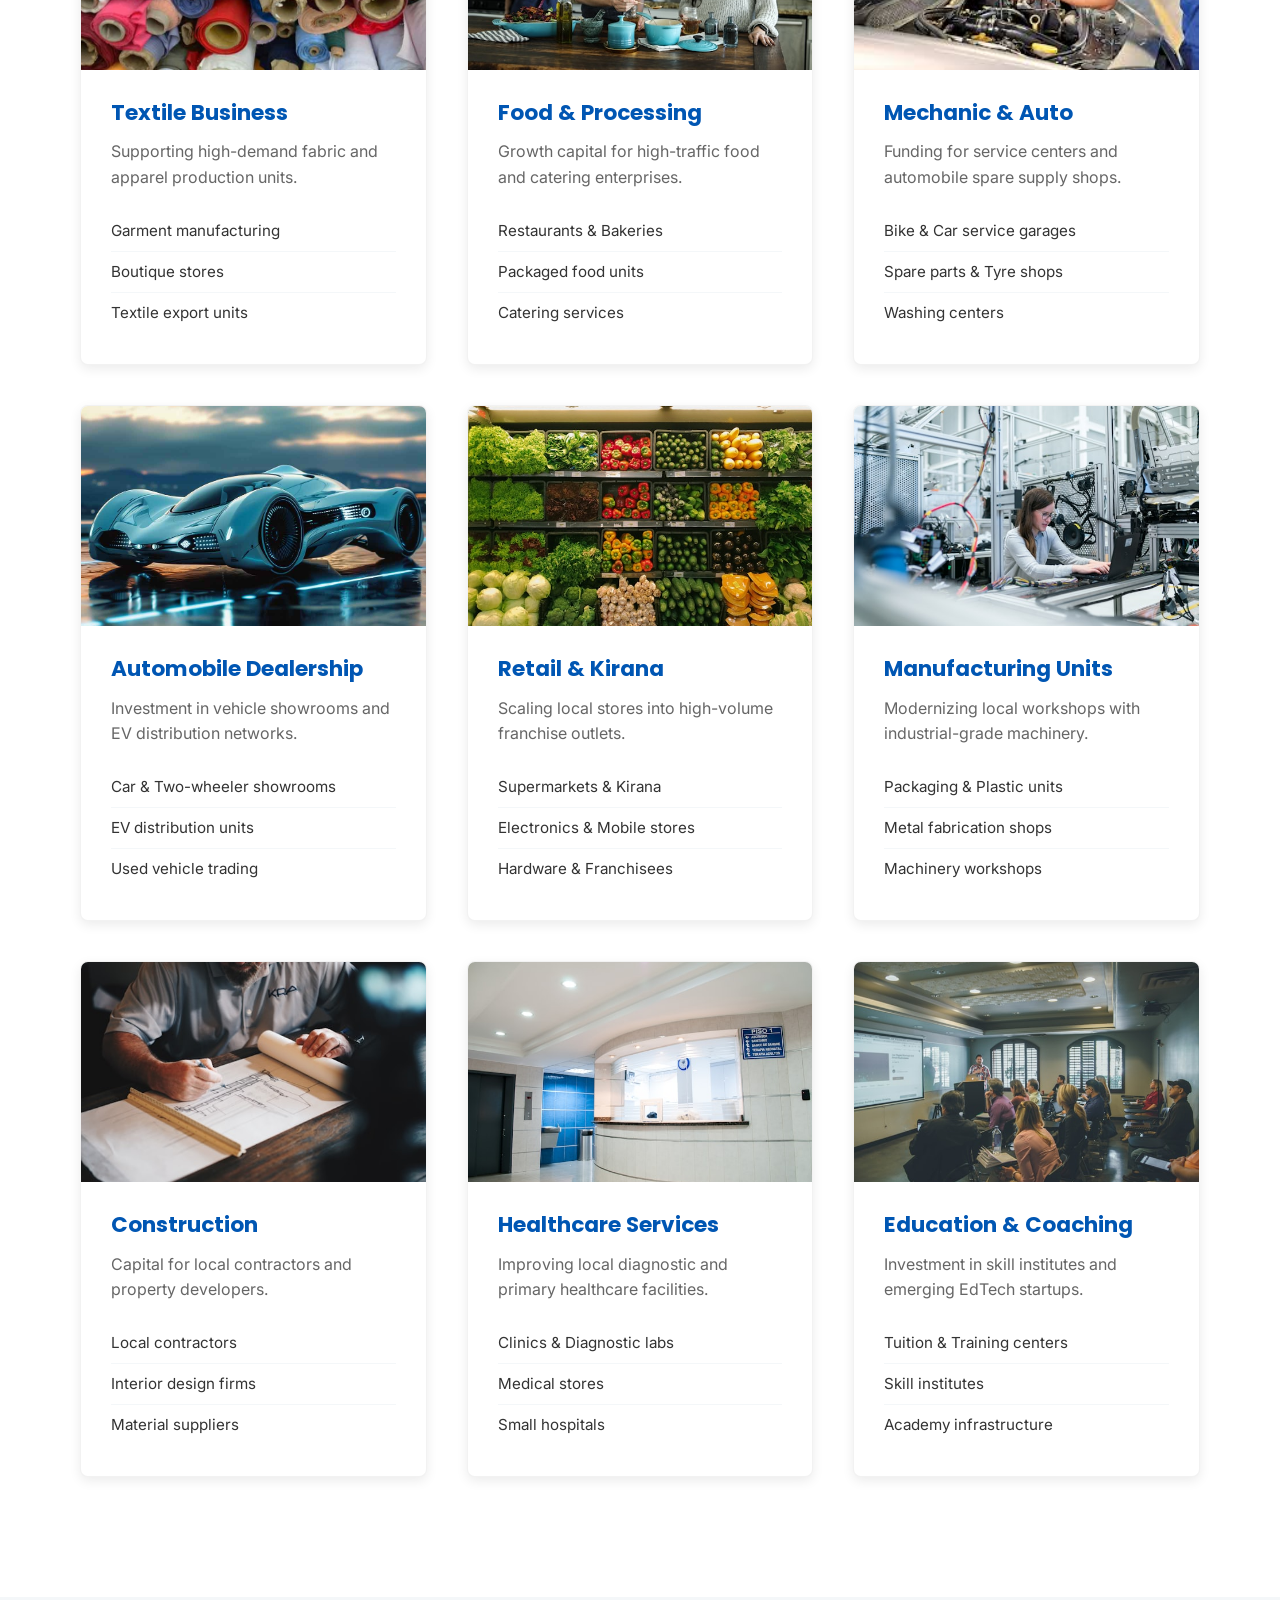
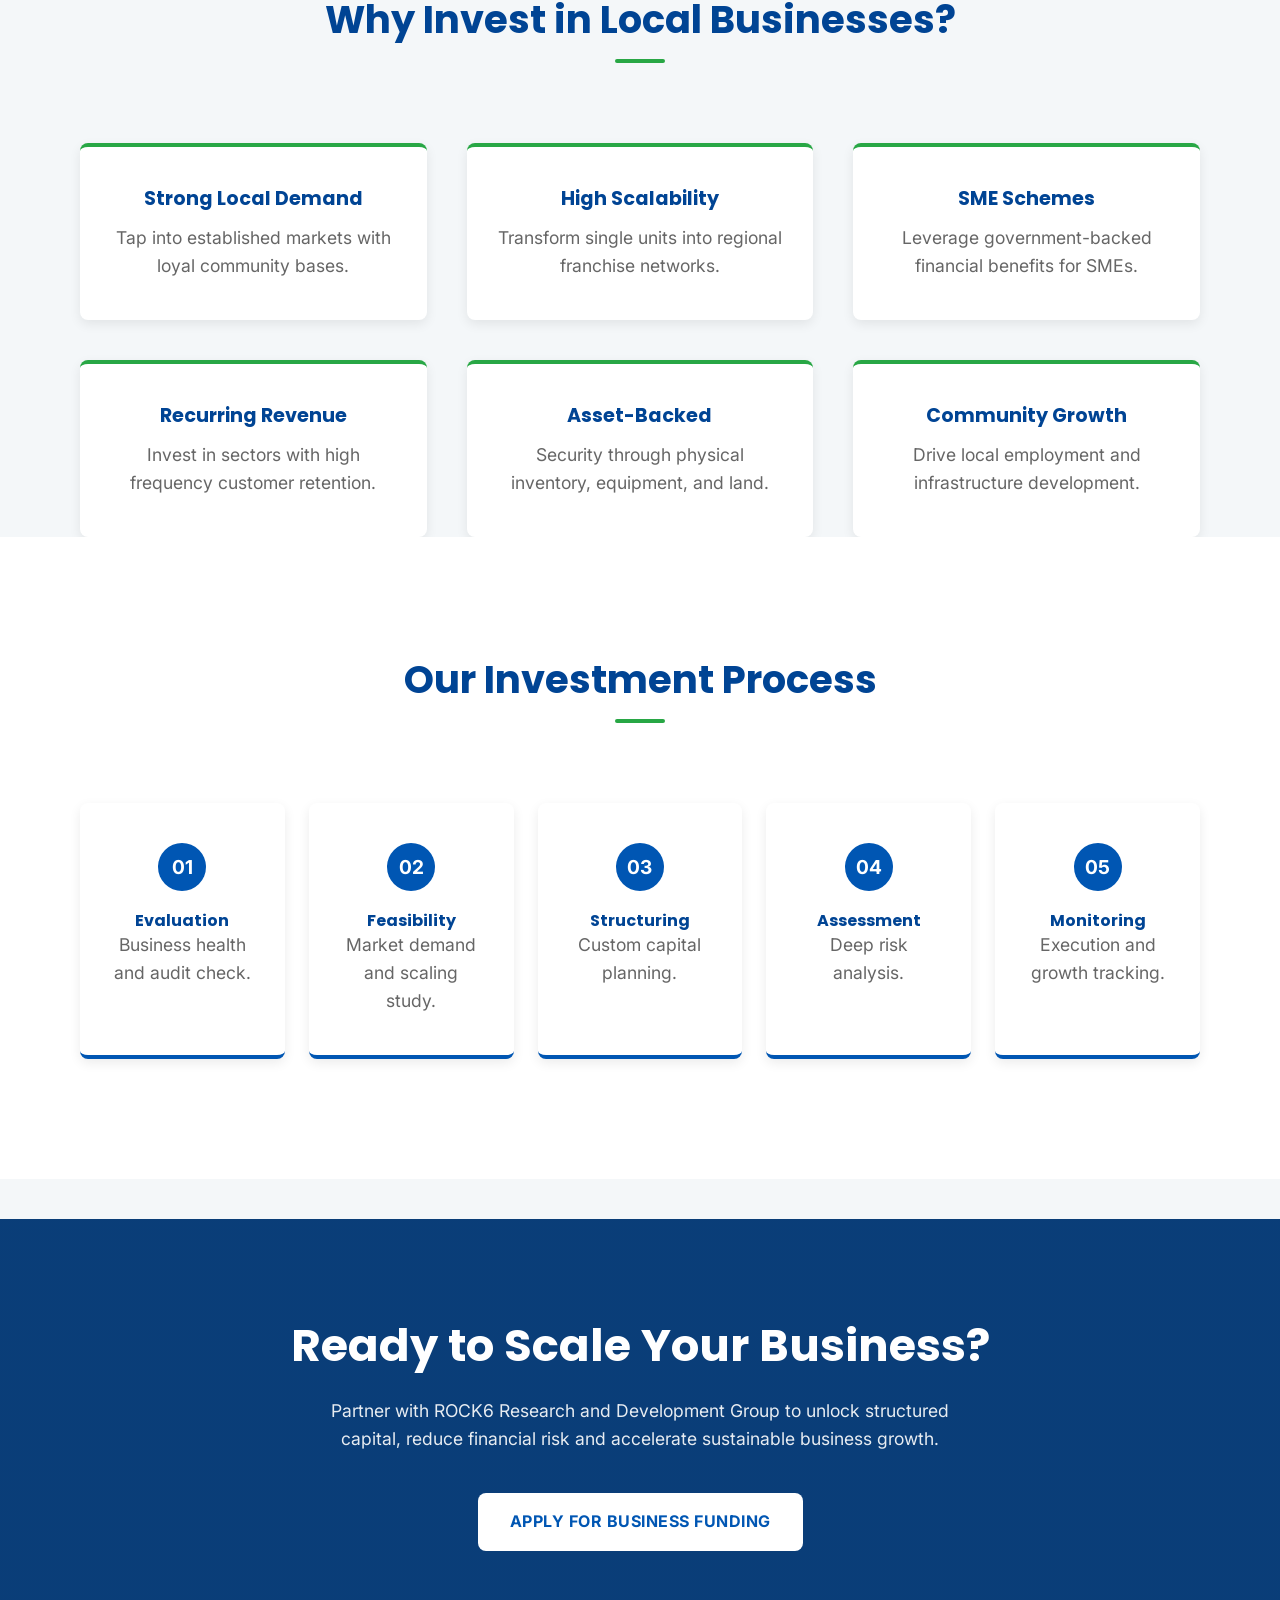
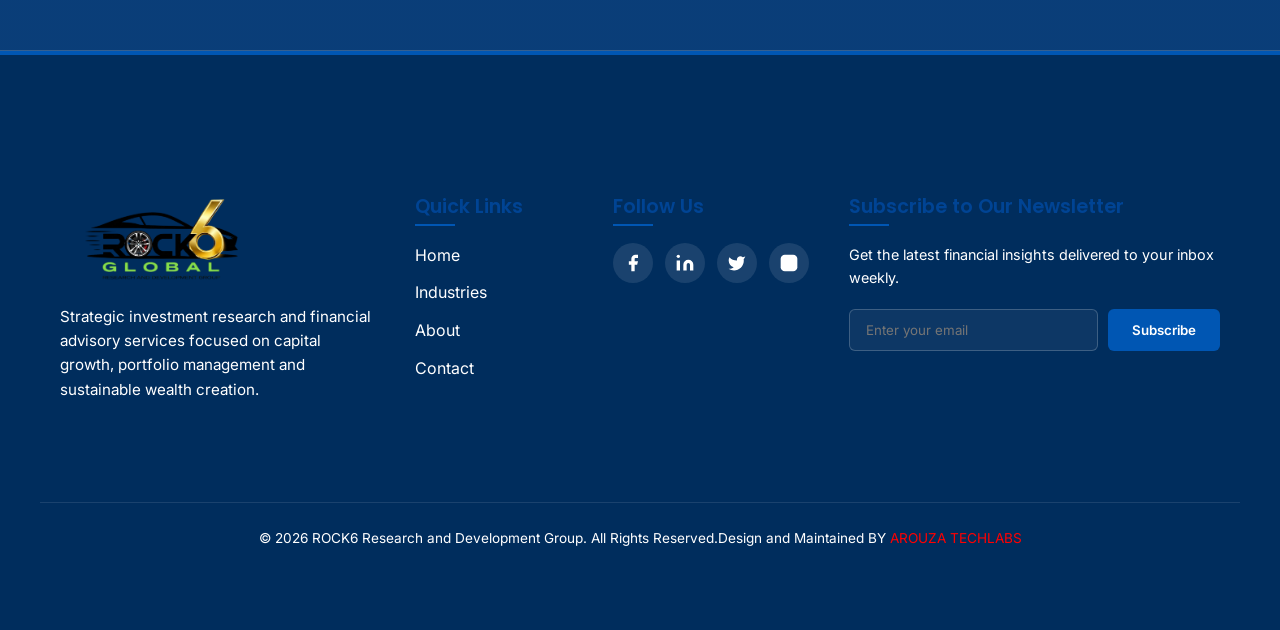
<file: business.html>
<!doctype html>
<html lang="en">
  <head>
    <meta charset="UTF-8" />
    <meta name="viewport" content="width=device-width, initial-scale=1.0" />
    <title>
      Small & Medium Business Investment Advisory | ROCK6 Research and
      Development Group
    </title>

    <!-- SEO Meta Tags -->
    <meta
      name="description"
      content="Explore investment advisory solutions for textile, food processing, mechanic shops, automobile dealerships, retail, manufacturing and other local medium-scale businesses with ROCK6 Research and Development Group."
    />
    <meta
      name="keywords"
      content="SME investment, small business funding, textile investment, food business advisory, automobile dealership funding, mechanic shop investment, retail business capital, medium scale business consulting"
    />

    <!-- Fonts -->
    <link
      href="https://fonts.googleapis.com/css2?family=Inter:wght@400;600&family=Poppins:wght@500;700&display=swap"
      rel="stylesheet"
    />
    <link rel="stylesheet" href="./nav.css" />
    <link rel="stylesheet" href="./footer.css" />
    <style>
      :root {
        --primary-blue: #0056b3;
        --primary-dark: #004494;
        --accent-red: #dc3545;
        --success-green: #28a745;
        --bg-light: #f4f7f9;
        --white: #ffffff;
        --text-main: #333333;
        --text-muted: #666666;
        --border-color: #dddddd;
        --shadow: 0 4px 12px rgba(0, 0, 0, 0.08);
        --radius: 8px;
        --transition: all 0.3s ease;
      }

      * {
        margin: 0;
        padding: 0;
        box-sizing: border-box;
      }

      html {
        scroll-behavior: smooth;
      }

      body {
        font-family: "Inter", sans-serif;
        background-color: var(--bg-light);
        color: var(--text-main);
        line-height: 1.6;
        overflow-x: hidden;
      }

      h1,
      h2,
      h3,
      h4 {
        font-family: "Poppins", sans-serif;
        color: var(--primary-dark);
        line-height: 1.2;
      }

      /* Responsive Container */
      .container {
        width: 100%;
        max-width: 1200px;
        margin: 0 auto;
        padding: 0 24px;
      }

      /* --- Global Components --- */
      .btn {
        display: inline-block;
        padding: 16px 32px;
        border-radius: var(--radius);
        font-weight: 700;
        text-decoration: none;
        text-align: center;
        transition: var(--transition);
        cursor: pointer;
        border: none;
        font-size: 1rem;
        text-transform: uppercase;
        letter-spacing: 0.5px;
      }

      .btn-primary {
        background-color: var(--primary-blue);
        color: var(--white);
      }

      .btn-primary:hover {
        background-color: var(--primary-dark);
        transform: translateY(-2px);
        box-shadow: 0 8px 20px rgba(0, 86, 179, 0.3);
      }

      /* INCREASED SECTION SPACING */
      section {
        padding: 80px 0; /* Standardized spacing */
        position: relative;
      }

      .section-header {
        text-align: center;
        margin-bottom: 60px; /* Gap between header and content */
      }

      .section-header h2 {
        font-size: 1.85rem;
        margin-bottom: 12px;
        color: var(--primary-dark);
      }

      .section-header .divider {
        width: 50px;
        height: 4px;
        background: var(--success-green);
        margin: 16px auto 0;
        border-radius: 2px;
      }

      /* --- 1. Hero Section --- */
      .hero {
        position: relative;
        min-height: 85vh;
        background: url("./assets/herooo.webp")
          no-repeat center center/cover;
        display: flex;
        align-items: center;
        justify-content: center;
        text-align: center;
        color: var(--white);
        padding: 80px 24px;
        margin-bottom: 20px; /* Margin after hero to prevent overlap */
      }

      .hero::before {
        content: "";
        position: absolute;
        top: 0;
        left: 0;
        width: 100%;
        height: 100%;
         background: linear-gradient(
          135deg,
          rgba(0, 68, 148, 0.9) 0%,
          rgba(40, 167, 69, 0.75) 100%
        );
        z-index: 1;
      }

      .hero-content {
        position: relative;
        z-index: 2;
        max-width: 850px;
      }

      .hero h1 {
        font-size: 2.4rem;
        color: var(--white);
        margin-bottom: 24px;
        font-weight: 700;
      }

      .hero p {
        font-size: 1.15rem;
        margin-bottom: 40px;
        opacity: 0.95;
        max-width: 700px;
        margin-left: auto;
        margin-right: auto;
      }

      /* --- 2. Business Investment Overview --- */
      .overview-grid {
        display: grid;
        gap: 48px;
        align-items: center;
      }

      .business-img-wrapper {
        overflow: hidden;
        border-radius: var(--radius);
        box-shadow: var(--shadow);
      }

      .business-img {
        width: 100%;
        height: auto;
        display: block;
        transition: var(--transition);
      }

      .overview-text h2 {
        margin-bottom: 24px;
        font-size: 1.8rem;
      }

      .overview-list {
        list-style: none;
        display: grid;
        grid-template-columns: 1fr;
        gap: 16px;
        margin-top: 30px;
      }

      .overview-list li {
        padding-left: 32px;
        position: relative;
        font-size: 1rem;
      }

      .overview-list li::before {
        content: "✓";
        position: absolute;
        left: 0;
        color: var(--success-green);
        font-weight: bold;
      }

      /* --- 3. Business Sectors Grid --- */
      .sectors-grid {
        display: grid;
        gap: 24px;
      }

      .sector-card {
        background: var(--white);
        border-radius: var(--radius);
        overflow: hidden;
        box-shadow: var(--shadow);
        transition: var(--transition);
        display: flex;
        flex-direction: column;
        border: 1px solid rgba(0, 0, 0, 0.05);
        height: 100%;
      }

      .sector-card:hover {
        transform: translateY(-8px);
        box-shadow: 0 16px 32px rgba(0, 0, 0, 0.12);
      }

      .sector-img-container {
        height: 220px;
        overflow: hidden;
      }

      .sector-img-container img {
        width: 100%;
        height: 100%;
        object-fit: cover;
        transition: var(--transition);
      }

      .sector-body {
        padding: 30px;
        flex-grow: 1;
      }

      .sector-body h3 {
        font-size: 1.35rem;
        margin-bottom: 14px;
        color: var(--primary-blue);
      }

      .sector-body p {
        font-size: 1rem;
        color: var(--text-muted);
        margin-bottom: 20px;
      }

      .sector-body ul {
        list-style: none;
        font-size: 0.95rem;
      }

      .sector-body li {
        padding: 8px 0;
        border-bottom: 1px solid #f4f7f9;
        color: var(--text-main);
      }

      .sector-body li:last-child {
        border-bottom: none;
      }

      /* --- 4. Why Invest Section --- */
      .features-grid {
        display: grid;
        gap: 24px;
      }

      .feature-card {
        background: var(--white);
        padding: 40px 30px;
        border-radius: var(--radius);
        text-align: center;
        box-shadow: var(--shadow);
        border-top: 4px solid var(--success-green);
        height: 100%;
      }

      .feature-card h4 {
        margin-bottom: 14px;
        color: var(--primary-dark);
        font-size: 1.2rem;
      }

      /* --- 5. Investment Process --- */
      .process-grid {
        display: grid;
        gap: 24px;
      }

      .process-box {
        background: var(--white);
        padding: 40px 30px;
        border-radius: var(--radius);
        text-align: center;
        box-shadow: var(--shadow);
        border-bottom: 4px solid var(--primary-blue);
        height: 100%;
      }

      .process-num {
        width: 48px;
        height: 48px;
        background: var(--primary-blue);
        color: var(--white);
        border-radius: 50%;
        display: flex;
        align-items: center;
        justify-content: center;
        margin: 0 auto 20px;
        font-weight: 700;
        font-size: 1.2rem;
      }

      /* --- 6. CTA Section --- */
      .cta {
        background:
          linear-gradient(rgba(0, 54, 115, 0.96), rgba(0, 54, 115, 0.96)),
          url("https://images.unsplash.com/photo-1557804506-669a67965ba0?auto=format&fit=crop&q=80&w=1200");
        background-size: cover;
        background-position: center;
        color: var(--white);
        text-align: center;
        padding: 100px 24px;
        margin-top: 40px; /* Margin before footer/cta to separate */
      }

      .cta h2 {
        color: var(--white);
        margin-bottom: 24px;
        font-size: 2.2rem;
      }

      .cta p {
        margin-bottom: 40px;
        max-width: 650px;
        margin-left: auto;
        margin-right: auto;
        opacity: 0.9;
        font-size: 1.1rem;
      }

      .cta .btn-primary {
        background: var(--white);
        color: var(--primary-blue);
      }

      /* --- Responsive Styles --- */

      /* Tablets (768px and up) */
      @media (min-width: 768px) {
        .container {
          padding: 0 40px;
        }
        .hero h1 {
          font-size: 3.5rem;
        }
        .overview-grid {
          grid-template-columns: 1fr 1fr;
          gap: 60px;
        }
        .sectors-grid {
          grid-template-columns: repeat(2, 1fr);
          gap: 32px;
        }
        .features-grid {
          grid-template-columns: repeat(2, 1fr);
          gap: 32px;
        }
        .process-grid {
          grid-template-columns: repeat(3, 1fr);
          gap: 32px;
        }
        .section-header h2 {
          font-size: 2.4rem;
        }
        .overview-text h2 {
          font-size: 2.2rem;
        }
        section {
          padding: 100px 0;
        }
      }

      /* Desktop (1024px and up) */
      @media (min-width: 1024px) {
        .sectors-grid {
          grid-template-columns: repeat(3, 1fr);
          gap: 40px;
        }
        .features-grid {
          grid-template-columns: repeat(3, 1fr);
          gap: 40px;
        }
        .process-grid {
          grid-template-columns: repeat(5, 1fr);
          gap: 24px;
        }
        section {
          padding: 120px 0;
        }
        .hero p {
          font-size: 1.3rem;
        }
        .cta h2 {
          font-size: 2.8rem;
        }
        .section-header {
          margin-bottom: 80px;
        }
      }

      /* Mobile specific adjustments to avoid overlap */
      @media (max-width: 767px) {
        section {
          padding: 80px 0;
        } /* Keep generous mobile padding */
        .section-header {
          margin-bottom: 40px;
        }
        .hero {
          min-height: 70vh;
        }
        .hero h1 {
          font-size: 2rem;
        }
      }

      /* Animations */
      .reveal {
        opacity: 0;
        transform: translateY(30px);
        transition: all 0.8s ease-out;
      }

      .reveal.active {
        opacity: 1;
        transform: translateY(0);
      }
    </style>
  </head>
  <body>
    <header>
      <nav class="navbar">
        <div class="logo-container">
          <img
            src="./assets/rocklogo.webp"
            alt="ROCK6 Research and Development Group Logo"
            class="nav-logo"
          />
        </div>

        <ul class="nav-menu">
          <li class="nav-item">
            <a href="./index.html" class="nav-link">HOME</a>
          </li>
          <li class="nav-item">
            <a href="./industry.html" class="nav-link">INDUSTRIES</a>
          </li>
          <li class="nav-item">
            <a href="./about.html" class="nav-link">ABOUT</a>
          </li>
          <li class="nav-item">
            <a href="./contact.html" class="nav-link btn-contact">CONTACT</a>
          </li>
        </ul>

        <div class="hamburger">
          <span class="bar"></span>
          <span class="bar"></span>
          <span class="bar"></span>
        </div>
      </nav>
    </header>
    <!-- Hero Section -->
    <header class="hero">
      <div class="hero-content">
        <h1>Small & Medium Business Investment Solutions</h1>
        <!-- <p>
          Fueling Growth for Local Enterprises & Expanding Businesses through
          data-driven advisory and strategic capital structuring.
        </p> -->
        <a href="./pricing.html" class="btn btn-primary">Apply for Business Funding</a>
      </div>
    </header>

    <main>
      <!-- Business Overview Section -->
      <section id="overview" class="container reveal">
        <div class="overview-grid">
          <div class="business-img-wrapper">
            <img
              src="./assets/bss.webp"
              alt="Small business investment advisory"
              class="business-img"
            />
          </div>
          <div class="overview-text">
            <h2>Empowering Local Economy</h2>
            <p>
              SMEs are the backbone of economic prosperity. At ROCK6 Research
              and Development Group, we bridge the gap between potential and
              performance through structured capital planning and rigorous
              market research.
            </p>
            <ul class="overview-list">
              <li>Strategic Expansion Funding</li>
              <li>Revenue Optimization Models</li>
              <li>Risk Management & Scalability</li>
              <li>Structured Capital Planning</li>
            </ul>
          </div>
        </div>
      </section>

      <!-- Business Sectors Grid Section -->
      <section id="sectors" style="background-color: var(--white)">
        <div class="container reveal">
          <div class="section-header">
            <h2>Our Investment Focus Sectors</h2>
            <div class="divider"></div>
          </div>

          <div class="sectors-grid">
            <!-- 1. Textile -->
            <article class="sector-card">
              <div class="sector-img-container">
                <img
                  src="./assets/bs1.webp"
                  alt="Textile Business"
                />
              </div>
              <div class="sector-body">
                <h3>Textile Business</h3>
                <p>
                  Supporting high-demand fabric and apparel production units.
                </p>
                <ul>
                  <li>Garment manufacturing</li>
                  <li>Boutique stores</li>
                  <li>Textile export units</li>
                </ul>
              </div>
            </article>

            <!-- 2. Food & Processing -->
            <article class="sector-card">
              <div class="sector-img-container">
                <img
                  src="./assets/bs2.webp"
                  alt="Food Processing"
                />
              </div>
              <div class="sector-body">
                <h3>Food & Processing</h3>
                <p>
                  Growth capital for high-traffic food and catering enterprises.
                </p>
                <ul>
                  <li>Restaurants & Bakeries</li>
                  <li>Packaged food units</li>
                  <li>Catering services</li>
                </ul>
              </div>
            </article>

            <!-- 3. Mechanic & Auto -->
            <article class="sector-card">
              <div class="sector-img-container">
                <img
                  src="./assets/bs3.webp"
                  alt="Auto Repair"
                />
              </div>
              <div class="sector-body">
                <h3>Mechanic & Auto</h3>
                <p>
                  Funding for service centers and automobile spare supply shops.
                </p>
                <ul>
                  <li>Bike & Car service garages</li>
                  <li>Spare parts & Tyre shops</li>
                  <li>Washing centers</li>
                </ul>
              </div>
            </article>

            <!-- 4. Automobile Dealership -->
            <article class="sector-card">
              <div class="sector-img-container">
                <img
                  src="./assets/bs4.webp"
                  alt="Auto Dealership"
                />
              </div>
              <div class="sector-body">
                <h3>Automobile Dealership</h3>
                <p>
                  Investment in vehicle showrooms and EV distribution networks.
                </p>
                <ul>
                  <li>Car & Two-wheeler showrooms</li>
                  <li>EV distribution units</li>
                  <li>Used vehicle trading</li>
                </ul>
              </div>
            </article>

            <!-- 5. Retail & Kirana -->
            <article class="sector-card">
              <div class="sector-img-container">
                <img
                  src="./assets/bs5.webp"
                  alt="Retail Stores"
                />
              </div>
              <div class="sector-body">
                <h3>Retail & Kirana</h3>
                <p>Scaling local stores into high-volume franchise outlets.</p>
                <ul>
                  <li>Supermarkets & Kirana</li>
                  <li>Electronics & Mobile stores</li>
                  <li>Hardware & Franchisees</li>
                </ul>
              </div>
            </article>

            <!-- 6. Manufacturing -->
            <article class="sector-card">
              <div class="sector-img-container">
                <img
                  src="./assets/bs6.webp"
                  alt="Manufacturing"
                />
              </div>
              <div class="sector-body">
                <h3>Manufacturing Units</h3>
                <p>
                  Modernizing local workshops with industrial-grade machinery.
                </p>
                <ul>
                  <li>Packaging & Plastic units</li>
                  <li>Metal fabrication shops</li>
                  <li>Machinery workshops</li>
                </ul>
              </div>
            </article>

            <!-- 7. Construction -->
            <article class="sector-card">
              <div class="sector-img-container">
                <img
                  src="./assets/bs7.webp"
                  alt="Construction"
                />
              </div>
              <div class="sector-body">
                <h3>Construction</h3>
                <p>Capital for local contractors and property developers.</p>
                <ul>
                  <li>Local contractors</li>
                  <li>Interior design firms</li>
                  <li>Material suppliers</li>
                </ul>
              </div>
            </article>

            <!-- 8. Healthcare -->
            <article class="sector-card">
              <div class="sector-img-container">
                <img
                  src="./assets/bs8.webp"
                  alt="Healthcare"
                />
              </div>
              <div class="sector-body">
                <h3>Healthcare Services</h3>
                <p>
                  Improving local diagnostic and primary healthcare facilities.
                </p>
                <ul>
                  <li>Clinics & Diagnostic labs</li>
                  <li>Medical stores</li>
                  <li>Small hospitals</li>
                </ul>
              </div>
            </article>

            <!-- 9. Education -->
            <article class="sector-card">
              <div class="sector-img-container">
                <img
                  src="./assets/bs9.webp"
                  alt="Education"
                />
              </div>
              <div class="sector-body">
                <h3>Education & Coaching</h3>
                <p>
                  Investment in skill institutes and emerging EdTech startups.
                </p>
                <ul>
                  <li>Tuition & Training centers</li>
                  <li>Skill institutes</li>
                  <li>Academy infrastructure</li>
                </ul>
              </div>
            </article>
             </div>
      </section>

      <!-- Why Invest Section -->
      <section class="container reveal">
        <div class="section-header">
          <h2>Why Invest in Local Businesses?</h2>
          <div class="divider"></div>
        </div>
        <div class="features-grid">
          <div class="feature-card">
            <h4>Strong Local Demand</h4>
            <p>Tap into established markets with loyal community bases.</p>
          </div>
          <div class="feature-card">
            <h4>High Scalability</h4>
            <p>Transform single units into regional franchise networks.</p>
          </div>
          <div class="feature-card">
            <h4>SME Schemes</h4>
            <p>Leverage government-backed financial benefits for SMEs.</p>
          </div>
          <div class="feature-card">
            <h4>Recurring Revenue</h4>
            <p>Invest in sectors with high frequency customer retention.</p>
          </div>
          <div class="feature-card">
            <h4>Asset-Backed</h4>
            <p>Security through physical inventory, equipment, and land.</p>
          </div>
          <div class="feature-card">
            <h4>Community Growth</h4>
            <p>Drive local employment and infrastructure development.</p>
          </div>
        </div>
      </section>

      <!-- Investment Process Section -->
      <section style="background-color: var(--white)">
        <div class="container reveal">
          <div class="section-header">
            <h2>Our Investment Process</h2>
            <div class="divider"></div>
          </div>
          <div class="process-grid">
            <div class="process-box">
              <div class="process-num">01</div>
              <h4>Evaluation</h4>
              <p>Business health and audit check.</p>
            </div>
            <div class="process-box">
              <div class="process-num">02</div>
              <h4>Feasibility</h4>
              <p>Market demand and scaling study.</p>
            </div>
            <div class="process-box">
              <div class="process-num">03</div>
              <h4>Structuring</h4>
              <p>Custom capital planning.</p>
            </div>
            <div class="process-box">
              <div class="process-num">04</div>
              <h4>Assessment</h4>
              <p>Deep risk analysis.</p>
            </div>
            <div class="process-box">
              <div class="process-num">05</div>
              <h4>Monitoring</h4>
              <p>Execution and growth tracking.</p>
            </div>
          </div>
        </div>
      </section>

      <!-- CTA Section -->
      <section id="apply" class="cta">
        <div class="container reveal">
          <h2>Ready to Scale Your Business?</h2>
          <p style="color: #ffffff;">
            Partner with ROCK6 Research and Development Group to unlock
            structured capital, reduce financial risk and accelerate sustainable
            business growth.
          </p>
          <a href="./pricing.html" class="btn btn-primary"
            >APPLY FOR BUSINESS FUNDING</a
          >
        </div>
      </section>
    </main>
    <footer>
      <div class="footer-container">
        <!-- 1. Company Section -->
        <div class="company-section">
          <img
            src="./assets/rocklogo.webp"
            alt="ROCK6 Research and Development Group Logo"
            class="footer-logo"
          />
          <p class="company-desc">
            Strategic investment research and financial advisory services
            focused on capital growth, portfolio management and sustainable
            wealth creation.
          </p>
        </div>

        <!-- 2. Quick Links Section -->
        <div class="links-section">
          <h3 class="footer-heading">Quick Links</h3>
          <ul class="links-list">
            <li><a href="./about.html">Home</a></li>
            <li><a href="./industry.html">Industries</a></li>
            <li><a href="./about.html">About</a></li>
            <li><a href="./contact.html">Contact</a></li>
          </ul>
        </div>

        <!-- 3. Social Media Section -->
        <div class="social-section">
          <h3 class="footer-heading">Follow Us</h3>
          <div class="social-icons">
            <!-- Facebook -->
            <a href="#" class="social-btn" aria-label="Facebook">
              <svg viewBox="0 0 24 24">
                <path
                  d="M18 2h-3a5 5 0 0 0-5 5v3H7v4h3v8h4v-8h3l1-4h-4V7a1 1 0 0 1 1-1h3z"
                ></path>
              </svg>
            </a>
            <!-- LinkedIn -->
            <a href="#" class="social-btn" aria-label="LinkedIn">
              <svg viewBox="0 0 24 24">
                <path
                  d="M16 8a6 6 0 0 1 6 6v7h-4v-7a2 2 0 0 0-2-2 2 2 0 0 0-2 2v7h-4v-7a6 6 0 0 1 6-6zM2 9h4v12H2z"
                ></path>
                <circle cx="4" cy="4" r="2"></circle>
              </svg>
            </a>
            <!-- Twitter (X) -->
            <a href="#" class="social-btn" aria-label="Twitter">
              <svg viewBox="0 0 24 24">
                <path
                  d="M22 4s-.7 2.1-2 3.4c1.6 10-9.4 17.3-18 11.6 2.2.1 4.4-.6 6-2C3 15.5.5 9.6 3 5c2.2 2.6 5.6 4.1 9 4-.9-4.2 4-6.6 7-3.8 1.1 0 3-1.2 3-1.2z"
                ></path>
              </svg>
            </a>
            <!-- Instagram -->
            <a href="#" class="social-btn" aria-label="Instagram">
              <svg viewBox="0 0 24 24">
                <rect x="2" y="2" width="20" height="20" rx="5" ry="5"></rect>
                <path
                  d="M16 11.37A4 4 0 1 1 12.63 8 4 4 0 0 1 16 11.37z"
                ></path>
                <line x1="17.5" y1="6.5" x2="17.51" y2="6.5"></line>
              </svg>
            </a>
          </div>
        </div>

        <!-- 4. Newsletter Subscription Section -->
        <div class="newsletter-section">
          <h3 class="footer-heading">Subscribe to Our Newsletter</h3>
          <p>
            Get the latest financial insights delivered to your inbox weekly.
          </p>
          <form id="newsletterForm" class="newsletter-form">
            <input
              type="email"
              id="emailInput"
              placeholder="Enter your email"
              required
              aria-label="Email address"
            />
            <button type="submit">Subscribe</button>
          </form>
          <div id="success-message">
            ✓ Subscription successful! Welcome to ROCK6.
          </div>
        </div>
      </div>

      <div class="footer-bottom">
        &copy; <span id="year"></span> ROCK6 Research and Development Group. All
        Rights Reserved.Design and Maintained BY
        <a
          href="./https://arouzatechlabs.in/"
          style="text-decoration: none; color: red"
          >AROUZA TECHLABS</a
        >
      </div>
    </footer>
    <script src="./nav.js"></script>
    <script src="./footer.js"></script>
    <!-- <footer>
      <div class="container">
        <p>
          &copy; 2024 ROCK6 Research and Development Group. All Rights Reserved.
        </p>
        <p style="font-size: 0.8rem; margin-top: 10px">
          Investment Research | SME Advisory | Financial Planning
        </p>
      </div>
    </footer> -->

    <script>
      // Reveal elements on scroll
      function reveal() {
        var reveals = document.querySelectorAll(".reveal");
        for (var i = 0; i < reveals.length; i++) {
          var windowHeight = window.innerHeight;
          var elementTop = reveals[i].getBoundingClientRect().top;
          var elementVisible = 100;
          if (elementTop < windowHeight - elementVisible) {
            reveals[i].classList.add("active");
          }
        }
      }

      window.addEventListener("scroll", reveal);
      window.addEventListener("load", reveal);
    </script>
  </body>
</html>
</file>
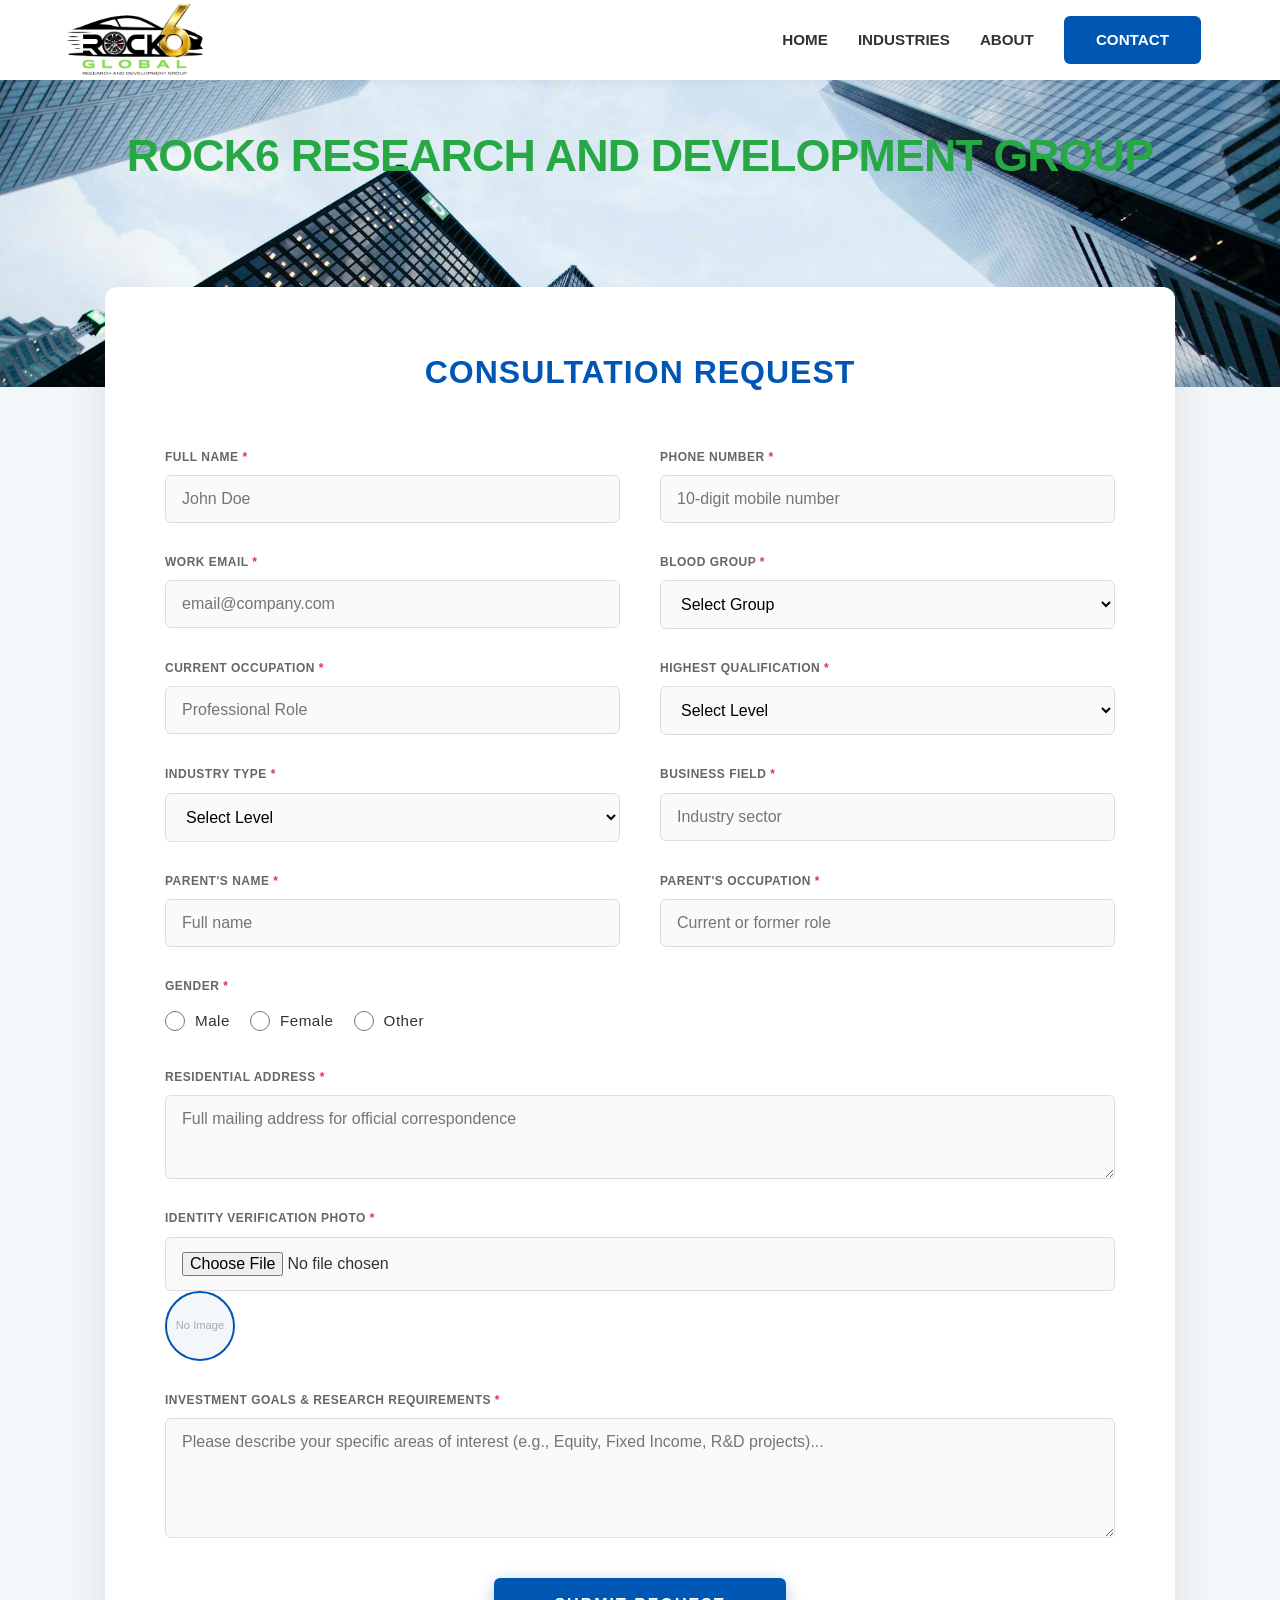
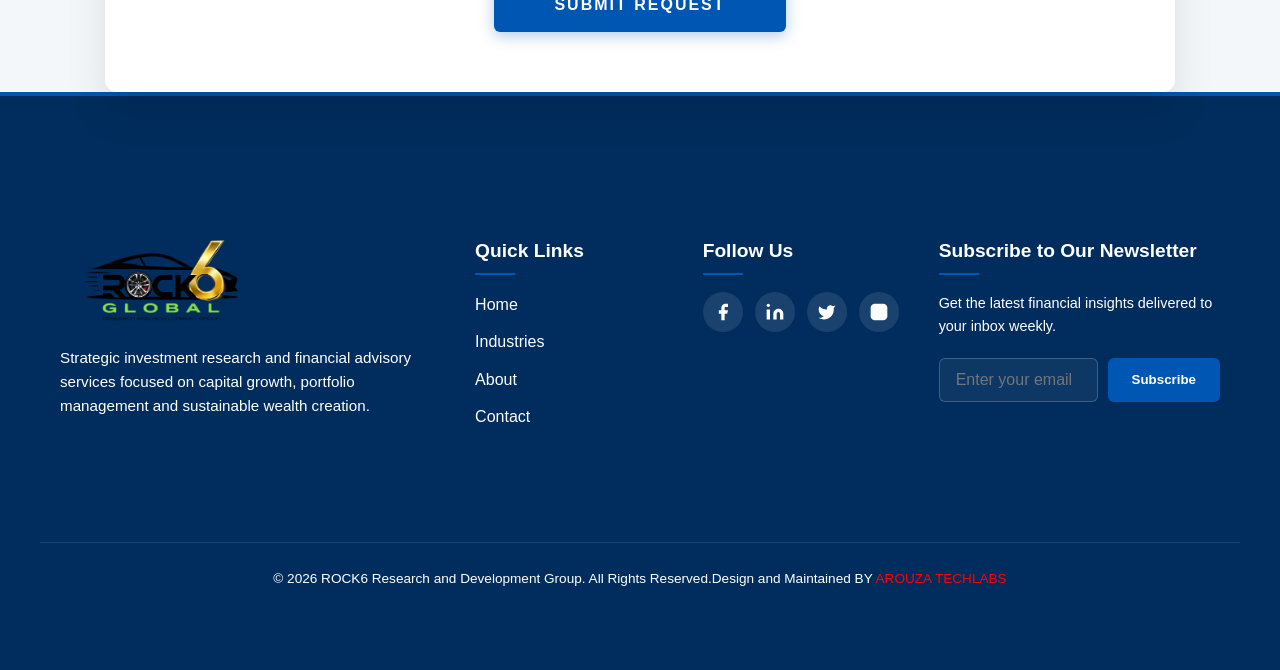
<file: contact.html>
<!doctype html>
<html lang="en">
  <head>
    <meta charset="UTF-8" />
    <meta name="viewport" content="width=device-width, initial-scale=1.0" />
    <link rel="stylesheet" href="./nav.css" />

    <!-- SEO Optimization -->
    <title>
      Investment Research Company Contact | ROCK6 Research and Development Group
    </title>
    <meta
      name="description"
      content="Contact ROCK6 Research and Development Group for investment consulting, financial research, portfolio management and business advisory services."
    />
    <meta
      name="keywords"
      content="investment, financial research, stock market advisory, portfolio management, wealth management, capital growth, ROCK6, financial consulting"
    />
    <link rel="stylesheet" href="./footer.css" />
    <style>
      :root {
        --primary-blue: #0056b3;
        --primary-dark: #004494;
        --accent-red: #dc3545;
        --success-green: #28a745;
        --bg-light: #f4f7f9;
        --white: #ffffff;
        --text-main: #333333;
        --text-muted: #666666;
        --border-color: #dddddd;
        --shadow: 0 4px 20px rgba(0, 0, 0, 0.08);
        --radius: 8px;
        --transition: all 0.3s ease;
      }

      * {
        box-sizing: border-box;
        margin: 0;
        padding: 0;
      }

      body {
        font-family: "Inter", sans-serif;
        background-color: var(--bg-light);
        color: var(--text-main);
        line-height: 1.6;
        overflow-x: hidden;
      }

      /* --- HERO SECTION --- */
      .hero {
        position: relative;
        background-image: url("./assets/herooo.webp");
        background-size: cover;
        background-position: center;
        color: var(--white);
        padding: 80px 20px 120px 20px;
        text-align: center;
        margin-bottom: -60px; /* Overlap effect */
      }

      .hero::before {
        content: "";
        position: absolute;
        top: 0;
        left: 0;
        width: 100%;
        height: 100%;
        /* background: linear-gradient(
          135deg,
          rgba(0, 40, 80, 0.95) 0%,
          rgba(0, 20, 40, 0.85) 100%
        ); */
        z-index: 1;
      }

      .hero-content {
        position: relative;
        z-index: 2;
        max-width: 800px;
        margin: 0 auto;
      }

      .hero h1 {
        font-size: clamp(1.8rem, 5vw, 2.8rem);
        font-weight: 800;
        margin-bottom: 15px;
        letter-spacing: -0.02em;
        text-transform: uppercase;
        color: var(--success-green);
      }

      .hero p {
        font-size: clamp(1rem, 3vw, 1.2rem);
        opacity: 0.9;
        font-weight: 300;
        color: var(--bg-light);
      }

      /* --- CONTACT CARD --- */
      .container {
        max-width: 1100px;
        margin: 0 auto;
        padding: 0 15px;
      }

      .contact-card {
        background: var(--white);
        border-radius: 12px;
        box-shadow: 0 20px 40px rgba(0, 0, 0, 0.1);
        padding: 30px 20px;
        position: relative;
        z-index: 10;
      }

      .section-title {
        color: var(--primary-blue);
        margin-bottom: 30px;
        font-size: 1.5rem;
        font-weight: 800;
        text-align: center;
        text-transform: uppercase;
        letter-spacing: 1px;
      }

      /* --- FORM STYLES --- */
      form {
        display: grid;
        grid-template-columns: 1fr; /* Mobile-first: single column */
        gap: 20px;
      }

      .form-group {
        display: flex;
        flex-direction: column;
      }

      label {
        font-weight: 700;
        font-size: 0.75rem;
        margin-bottom: 8px;
        color: var(--text-muted);
        text-transform: uppercase;
        letter-spacing: 0.5px;
      }

      label::after {
        content: " *";
        color: var(--accent-red);
      }

      input,
      select,
      textarea {
        padding: 14px 16px;
        border: 1px solid var(--border-color);
        border-radius: 6px;
        font-size: 1rem;
        font-family: inherit;
        background-color: #fafafa;
        transition: var(--transition);
        width: 100%;
      }

      input:focus,
      select:focus,
      textarea:focus {
        outline: none;
        border-color: var(--primary-blue);
        background-color: var(--white);
        box-shadow: 0 0 0 4px rgba(0, 86, 179, 0.1);
      }

      /* Custom Radio Buttons */
      .radio-group {
        display: flex;
        flex-wrap: wrap;
        gap: 20px;
        padding: 5px 0;
      }

      .radio-item {
        display: flex;
        align-items: center;
        gap: 10px;
        cursor: pointer;
      }

      .radio-item input {
        width: 20px;
        height: 20px;
        cursor: pointer;
      }

      .radio-item label {
        margin-bottom: 0;
        font-weight: 500;
        cursor: pointer;
        text-transform: none;
        color: var(--text-main);
        font-size: 0.95rem;
      }

      .radio-item label::after {
        content: "";
      }

      /* File Upload */
      .file-upload-container {
        display: flex;
        align-items: center;
        gap: 20px;
        padding: 10px 0;
      }

      #photo-preview {
        width: 70px;
        height: 70px;
        min-width: 70px;
        border-radius: 50%;
        border: 2px solid var(--primary-blue);
        display: flex;
        align-items: center;
        justify-content: center;
        overflow: hidden;
        background: var(--bg-light);
      }

      #photo-preview img {
        width: 100%;
        height: 100%;
        object-fit: cover;
      }

      .full-width {
        grid-column: 1 / -1;
      }

      /* Button */
      .submit-btn {
        background-color: var(--primary-blue);
        color: var(--white);
        border: none;
        padding: 18px;
        font-size: 1rem;
        font-weight: 800;
        border-radius: 6px;
        cursor: pointer;
        transition: var(--transition);
        text-transform: uppercase;
        letter-spacing: 2px;
        box-shadow: 0 4px 15px rgba(0, 86, 179, 0.3);
        margin-top: 10px;
      }

      .submit-btn:hover {
        background-color: var(--primary-dark);
        transform: translateY(-2px);
        box-shadow: 0 8px 25px rgba(0, 86, 179, 0.4);
      }

      /* Success State */
      .success-banner {
        display: none;
        background-color: var(--success-green);
        color: white;
        padding: 40px 20px;
        border-radius: var(--radius);
        text-align: center;
        margin-bottom: 20px;
        animation: slideUp 0.5s ease;
      }

      @keyframes slideUp {
        from {
          opacity: 0;
          transform: translateY(20px);
        }
        to {
          opacity: 1;
          transform: translateY(0);
        }
      }

      .error-msg {
        color: var(--accent-red);
        font-size: 0.7rem;
        margin-top: 5px;
        display: none;
        font-weight: 600;
      }

      /* --- RESPONSIVE QUERIES --- */
      @media (min-width: 768px) {
        .hero {
          padding: 120px 20px 180px 20px;
          background-attachment: fixed; /* Parallax only for desktop */
        }

        .contact-card {
          padding: 60px;
          margin-top: -100px;
        }

        form {
          grid-template-columns: 1fr 1fr; /* Two columns for tablet/desktop */
          column-gap: 40px;
          row-gap: 30px;
        }

        .section-title {
          font-size: 2rem;
          margin-bottom: 50px;
        }

        .submit-btn {
          width: max-content;
          padding-left: 60px;
          padding-right: 60px;
          margin-left: auto;
          margin-right: auto;
        }
      }
    </style>
  </head>
  <body>
    <header>
      <nav class="navbar">
        <div class="logo-container">
          <img
            src="./assets/rocklogo.webp"
            alt="ROCK6 Research and Development Group Logo"
            class="nav-logo"
          />
        </div>

        <ul class="nav-menu">
          <li class="nav-item">
            <a href="./index.html" class="nav-link">HOME</a>
          </li>
          <li class="nav-item">
            <a href="./industry.html" class="nav-link">INDUSTRIES</a>
          </li>
          <li class="nav-item">
            <a href="./about.html" class="nav-link">ABOUT</a>
          </li>
          <li class="nav-item">
            <a href="./contact.html" class="nav-link btn-contact">CONTACT</a>
          </li>
        </ul>

        <div class="hamburger">
          <span class="bar"></span>
          <span class="bar"></span>
          <span class="bar"></span>
        </div>
      </nav>
    </header>
    <main>
      <section class="hero">
        <div class="container" style="color: var(--success-green)">
          <h1>ROCK6 RESEARCH AND DEVELOPMENT GROUP</h1>
          <!-- <p style="color: var(--bg-light)">
            Strategic Investment Solutions & Financial Growth Advisory for
            Global Markets
          </p> -->
        </div>
      </section>

      <section class="container">
        <div class="contact-card">
          <div id="success-message" class="success-banner" role="alert">
            <h3 style="margin-bottom: 10px">Submission Successful</h3>
            <p>
              Thank you for reaching out. A senior research consultant will
              review your details and contact you within 24 business hours.
            </p>
          </div>

          <h2 class="section-title" id="form-heading">Consultation Request</h2>

          <form id="contactForm" novalidate>
            <!-- Name -->
            <div class="form-group">
              <label for="name">Full Name</label>
              <input
                type="text"
                id="name"
                name="name"
                placeholder="John Doe"
                required
              />
              <span class="error-msg" id="name-error"
                >Full name is required</span
              >
            </div>

            <!-- Phone Number -->
            <div class="form-group">
              <label for="phno">Phone Number</label>
              <input
                type="tel"
                id="phno"
                name="phno"
                placeholder="10-digit mobile number"
                pattern="[0-9]{10}"
                required
              />
              <span class="error-msg" id="phno-error"
                >Valid 10-digit number required</span
              >
            </div>

            <!-- Email -->
            <div class="form-group">
              <label for="email">Work Email</label>
              <input
                type="email"
                id="email"
                name="email"
                placeholder="email@company.com"
                required
              />
              <span class="error-msg" id="email-error"
                >Valid email address required</span
              >
            </div>

            <!-- Blood Group -->
            <div class="form-group">
              <label for="blood_group">Blood Group</label>
              <select id="blood_group" name="blood_group" required>
                <option value="">Select Group</option>
                <option value="A+">A+</option>
                <option value="A-">A-</option>
                <option value="B+">B+</option>
                <option value="B-">B-</option>
                <option value="O+">O+</option>
                <option value="O-">O-</option>
                <option value="AB+">AB+</option>
                <option value="AB-">AB-</option>
              </select>
            </div>

            <!-- Occupation -->
            <div class="form-group">
              <label for="occupation">Current Occupation</label>
              <input
                type="text"
                id="occupation"
                name="occupation"
                placeholder="Professional Role"
                required
              />
            </div>

            <!-- Qualification -->
            <div class="form-group">
              <label for="qualification">Highest Qualification</label>
              <select id="qualification" name="qualification" required>
                <option value="">Select Level</option>
                <option value="Bachelor's Degree">Bachelor's Degree</option>
                <option value="Master's Degree">Master's Degree</option>
                <option value="PhD / Doctorate">SSLC/OTHER</option>
                <option value="Professional Certification">PUC/DIPLOMA</option>
              </select>
            </div>
            <div class="form-group">
              <label for="qualification">INDUSTRY TYPE</label>
              <select id="qualification" name="qualification" required>
                <option value="">Select Level</option>
                <option value="Bachelor's Degree">BUSINESS</option>
                <option value="Master's Degree">
                  RESEARCH AND DEVELOPMENT
                </option>
              </select>
            </div>
            <!-- Business Field -->
            <div class="form-group">
              <label for="business_field">Business Field</label>
              <input
                type="text"
                id="business_field"
                name="business_field"
                placeholder="Industry sector"
                required
              />
            </div>

            <!-- Parents Name -->
            <div class="form-group">
              <label for="parent_name">Parent's Name</label>
              <input
                type="text"
                id="parent_name"
                name="parent_name"
                placeholder="Full name"
                required
              />
            </div>

            <!-- Parents Occupation -->
            <div class="form-group">
              <label for="parent_occ">Parent's Occupation</label>
              <input
                type="text"
                id="parent_occ"
                name="parent_occ"
                placeholder="Current or former role"
                required
              />
            </div>

            <!-- Gender -->
            <div class="form-group">
              <label>Gender</label>
              <div class="radio-group">
                <div class="radio-item">
                  <input
                    type="radio"
                    id="male"
                    name="gender"
                    value="Male"
                    required
                  />
                  <label for="male">Male</label>
                </div>
                <div class="radio-item">
                  <input
                    type="radio"
                    id="female"
                    name="gender"
                    value="Female"
                  />
                  <label for="female">Female</label>
                </div>
                <div class="radio-item">
                  <input type="radio" id="other" name="gender" value="Other" />
                  <label for="other">Other</label>
                </div>
              </div>
            </div>

            <!-- Address -->
            <div class="form-group full-width">
              <label for="address">Residential Address</label>
              <textarea
                id="address"
                name="address"
                rows="3"
                placeholder="Full mailing address for official correspondence"
                required
              ></textarea>
            </div>

            <!-- Photo Upload -->
            <div class="form-group full-width">
              <label for="photo">Identity Verification Photo</label>
              <div class="file-input-wrapper">
                <input
                  type="file"
                  id="photo"
                  name="photo"
                  accept="image/*"
                  required
                />
                <div id="photo-preview">
                  <span
                    style="
                      color: #aaa;
                      font-size: 0.7rem;
                      text-align: center;
                      padding: 5px;
                    "
                    >No Image</span
                  >
                </div>
              </div>
            </div>

            <!-- Message -->
            <div class="form-group full-width">
              <label for="message"
                >Investment Goals & Research Requirements</label
              >
              <textarea
                id="message"
                name="message"
                rows="5"
                placeholder="Please describe your specific areas of interest (e.g., Equity, Fixed Income, R&D projects)..."
                required
              ></textarea>
            </div>

            <!-- Submit Button -->
            <div class="form-group full-width">
              <button type="submit" class="submit-btn" id="submitBtn">
                Submit Request
              </button>
            </div>
          </form>
        </div>
      </section>
    </main>
    <footer>
      <div class="footer-container">
        <!-- 1. Company Section -->
        <div class="company-section">
          <img
            src="./assets/rocklogo.webp"
            alt="ROCK6 Research and Development Group Logo"
            class="footer-logo"
          />
          <p class="company-desc">
            Strategic investment research and financial advisory services
            focused on capital growth, portfolio management and sustainable
            wealth creation.
          </p>
        </div>

        <!-- 2. Quick Links Section -->
        <div class="links-section">
          <h3 class="footer-heading">Quick Links</h3>
          <ul class="links-list">
            <li><a href="./about.html">Home</a></li>
            <li><a href="./industry.html">Industries</a></li>
            <li><a href="./about.html">About</a></li>
            <li><a href="./contact.html">Contact</a></li>
          </ul>
        </div>

        <!-- 3. Social Media Section -->
        <div class="social-section">
          <h3 class="footer-heading">Follow Us</h3>
          <div class="social-icons">
            <!-- Facebook -->
            <a href="#" class="social-btn" aria-label="Facebook">
              <svg viewBox="0 0 24 24">
                <path
                  d="M18 2h-3a5 5 0 0 0-5 5v3H7v4h3v8h4v-8h3l1-4h-4V7a1 1 0 0 1 1-1h3z"
                ></path>
              </svg>
            </a>
            <!-- LinkedIn -->
            <a href="#" class="social-btn" aria-label="LinkedIn">
              <svg viewBox="0 0 24 24">
                <path
                  d="M16 8a6 6 0 0 1 6 6v7h-4v-7a2 2 0 0 0-2-2 2 2 0 0 0-2 2v7h-4v-7a6 6 0 0 1 6-6zM2 9h4v12H2z"
                ></path>
                <circle cx="4" cy="4" r="2"></circle>
              </svg>
            </a>
            <!-- Twitter (X) -->
            <a href="#" class="social-btn" aria-label="Twitter">
              <svg viewBox="0 0 24 24">
                <path
                  d="M22 4s-.7 2.1-2 3.4c1.6 10-9.4 17.3-18 11.6 2.2.1 4.4-.6 6-2C3 15.5.5 9.6 3 5c2.2 2.6 5.6 4.1 9 4-.9-4.2 4-6.6 7-3.8 1.1 0 3-1.2 3-1.2z"
                ></path>
              </svg>
            </a>
            <!-- Instagram -->
            <a href="#" class="social-btn" aria-label="Instagram">
              <svg viewBox="0 0 24 24">
                <rect x="2" y="2" width="20" height="20" rx="5" ry="5"></rect>
                <path
                  d="M16 11.37A4 4 0 1 1 12.63 8 4 4 0 0 1 16 11.37z"
                ></path>
                <line x1="17.5" y1="6.5" x2="17.51" y2="6.5"></line>
              </svg>
            </a>
          </div>
        </div>

        <!-- 4. Newsletter Subscription Section -->
        <div class="newsletter-section">
          <h3 class="footer-heading">Subscribe to Our Newsletter</h3>
          <p>
            Get the latest financial insights delivered to your inbox weekly.
          </p>
          <form id="newsletterForm" class="newsletter-form">
            <input
              type="email"
              id="emailInput"
              placeholder="Enter your email"
              required
              aria-label="Email address"
            />
            <button type="submit">Subscribe</button>
          </form>
          <div id="success-message">
            ✓ Subscription successful! Welcome to ROCK6.
          </div>
        </div>
      </div>

      <div class="footer-bottom">
        &copy; <span id="year"></span> ROCK6 Research and Development Group. All
        Rights Reserved.Design and Maintained BY
        <a
          href="./https://arouzatechlabs.in/"
          style="text-decoration: none; color: red"
          >AROUZA TECHLABS</a
        >
      </div>
    </footer>
    <script>
      document.addEventListener("DOMContentLoaded", function () {
        const form = document.getElementById("contactForm");
        const photoInput = document.getElementById("photo");
        const photoPreview = document.getElementById("photo-preview");
        const successBanner = document.getElementById("success-message");
        const formHeading = document.getElementById("form-heading");

        // 1. Image Preview Logic
        photoInput.addEventListener("change", function () {
          const file = this.files[0];
          if (file) {
            const reader = new FileReader();
            reader.onload = function (e) {
              photoPreview.innerHTML = `<img src="${e.target.result}" alt="Preview">`;
            };
            reader.readAsDataURL(file);
          } else {
            photoPreview.innerHTML = `<span style="color: #aaa; font-size: 0.7rem;">No Image</span>`;
          }
        });
        const hamburger = document.querySelector(".hamburger");
        const navMenu = document.querySelector(".nav-menu");
        const navLinks = document.querySelectorAll(".nav-link");
        const navbar = document.querySelector(".navbar");

        const toggleMenu = () => {
          hamburger.classList.toggle("active");
          navMenu.classList.toggle("active");

          // Toggle scroll lock on body
          if (navMenu.classList.contains("active")) {
            document.body.style.overflow = "hidden";
          } else {
            document.body.style.overflow = "auto";
          }
        };

        hamburger.addEventListener("click", toggleMenu);

        // Close menu when clicking a link
        navLinks.forEach((n) =>
          n.addEventListener("click", () => {
            if (navMenu.classList.contains("active")) {
              toggleMenu();
            }
          }),
        );

        // Dynamic shadow on scroll
        window.addEventListener("scroll", () => {
          if (window.scrollY > 50) {
            navbar.classList.add("scrolled");
          } else {
            navbar.classList.remove("scrolled");
          }
        });

        // 2. Form Validation & Submission
        form.addEventListener("submit", function (e) {
          e.preventDefault();

          let isValid = true;
          const formData = new FormData(form);

          // Clear previous errors
          document
            .querySelectorAll(".error-msg")
            .forEach((msg) => (msg.style.display = "none"));
          document
            .querySelectorAll("input, select, textarea")
            .forEach((el) => (el.style.borderColor = ""));

          // Name Validation
          if (!formData.get("name").trim()) {
            showError("name", "Full name is required");
            isValid = false;
          }

          // Phone Validation (10 digits)
          const phno = formData.get("phno");
          const phoneRegex = /^[0-9]{10}$/;
          if (!phoneRegex.test(phno)) {
            showError("phno", "Enter 10 numeric digits");
            isValid = false;
          }

          // Email Validation
          const email = formData.get("email");
          const emailRegex = /^[^\s@]+@[^\s@]+\.[^\s@]+$/;
          if (!emailRegex.test(email)) {
            showError("email", "Invalid email format");
            isValid = false;
          }

          // Generic Check for other required fields
          const fields = [
            "blood_group",
            "occupation",
            "parent_name",
            "address",
            "message",
            "qualification",
            "business_field",
          ];
          fields.forEach((field) => {
            if (!formData.get(field)) {
              const el = document.getElementById(field);
              if (el) el.style.borderColor = "var(--accent-red)";
              isValid = false;
            }
          });

          if (isValid) {
            const btn = document.getElementById("submitBtn");
            btn.disabled = true;
            btn.innerText = "Transmitting Data...";

            // Simulate server submission
            setTimeout(() => {
              form.style.display = "none";
              formHeading.style.display = "none";
              successBanner.style.display = "block";
              window.scrollTo({ top: 0, behavior: "smooth" });
            }, 1800);
          }
        });

        function showError(id, message) {
          const input = document.getElementById(id);
          const error = document.getElementById(`${id}-error`);
          if (input && error) {
            input.style.borderColor = "var(--accent-red)";
            error.innerText = message;
            error.style.display = "block";
          }
        }
      });
    </script>
    <script src="./footer.js"></script>
  </body>
</html>
</file>
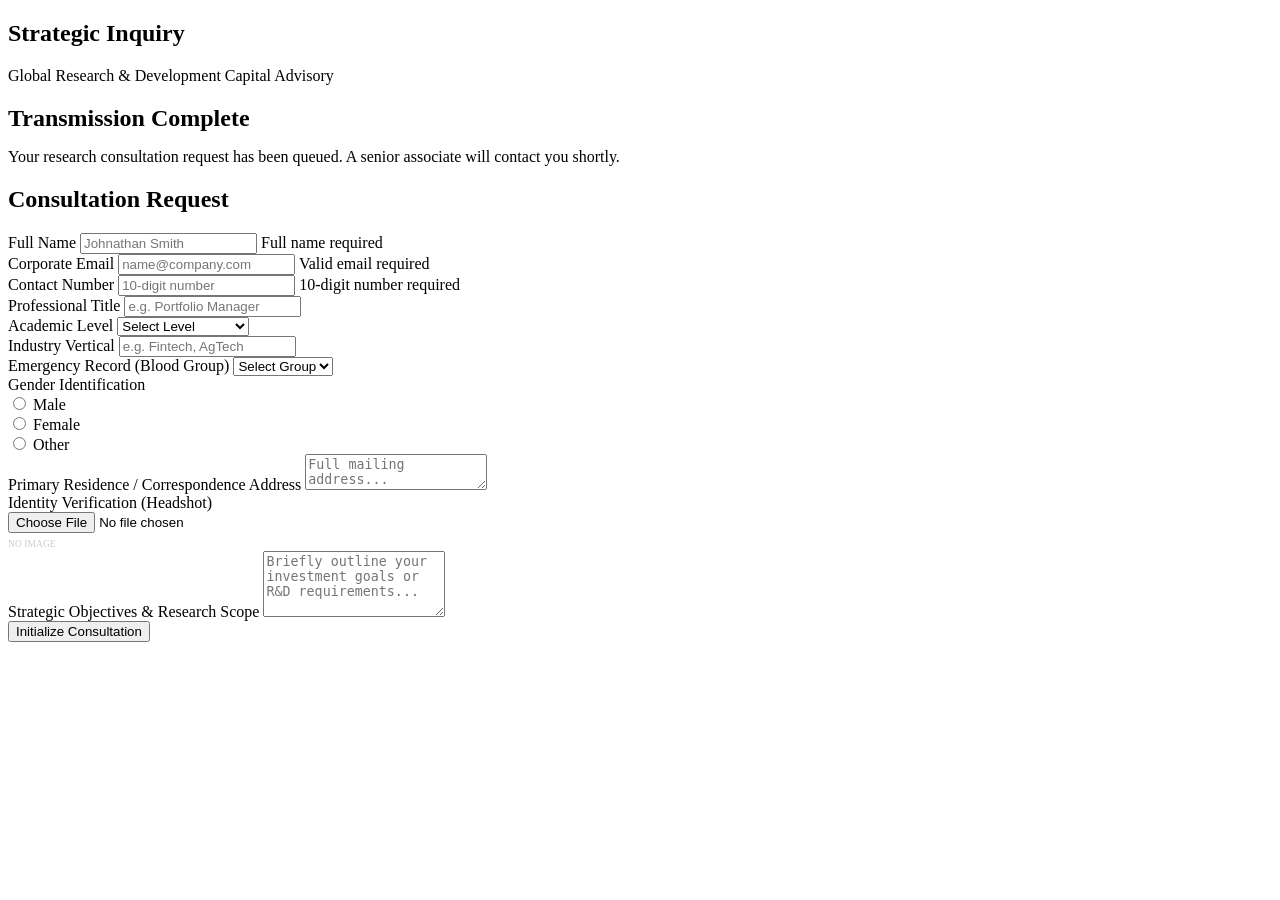
<file: contact2.html>
<!doctype html>
<html lang="en">
  <head>
    <meta charset="UTF-8" />
    <meta name="viewport" content="width=device-width, initial-scale=1.0" />

    <!-- SEO Optimization -->
    <title>Contact Us | ROCK6 Research and Development Group</title>
    <meta
      name="description"
      content="Get in touch with ROCK6 Research and Development Group for strategic investment research and R&D consulting."
    />

    <!-- Google Fonts -->
    <link rel="preconnect" href="https://fonts.googleapis.com" />
    <link rel="preconnect" href="https://fonts.gstatic.com" crossorigin />
    <link
      href="https://fonts.googleapis.com/css2?family=Inter:wght@300;400;500;600;700;800&display=swap"
      rel="stylesheet"
    />
  </head>
  <body>
    <main>
      <section class="hero">
        <div class="hero-content">
          <h1>Strategic Inquiry</h1>
          <p>Global Research & Development Capital Advisory</p>
        </div>
      </section>

      <section class="container">
        <div class="contact-card">
          <div id="success-message" class="success-banner" role="alert">
            <h2 style="margin-bottom: 10px">Transmission Complete</h2>
            <p>
              Your research consultation request has been queued. A senior
              associate will contact you shortly.
            </p>
          </div>

          <h2 class="section-title" id="form-heading">Consultation Request</h2>

          <form id="contactForm" novalidate>
            <!-- Row 1 -->
            <div class="form-group">
              <label for="name">Full Name</label>
              <input
                type="text"
                id="name"
                name="name"
                placeholder="Johnathan Smith"
                required
              />
              <span class="error-msg" id="name-error">Full name required</span>
            </div>

            <div class="form-group">
              <label for="email">Corporate Email</label>
              <input
                type="email"
                id="email"
                name="email"
                placeholder="name@company.com"
                required
              />
              <span class="error-msg" id="email-error"
                >Valid email required</span
              >
            </div>

            <!-- Row 2 -->
            <div class="form-group">
              <label for="phno">Contact Number</label>
              <input
                type="tel"
                id="phno"
                name="phno"
                placeholder="10-digit number"
                pattern="[0-9]{10}"
                required
              />
              <span class="error-msg" id="phno-error"
                >10-digit number required</span
              >
            </div>

            <div class="form-group">
              <label for="occupation">Professional Title</label>
              <input
                type="text"
                id="occupation"
                name="occupation"
                placeholder="e.g. Portfolio Manager"
                required
              />
            </div>

            <!-- Row 3 -->
            <div class="form-group">
              <label for="qualification">Academic Level</label>
              <select id="qualification" name="qualification" required>
                <option value="">Select Level</option>
                <option value="Bachelor">Bachelor's Degree</option>
                <option value="Master">Master's Degree</option>
                <option value="PhD">PhD / Doctorate</option>
                <option value="Professional">CFA / CPA / Other</option>
              </select>
            </div>

            <div class="form-group">
              <label for="business_field">Industry Vertical</label>
              <input
                type="text"
                id="business_field"
                name="business_field"
                placeholder="e.g. Fintech, AgTech"
                required
              />
            </div>

            <!-- Row 4 -->
            <div class="form-group">
              <label for="blood_group">Emergency Record (Blood Group)</label>
              <select id="blood_group" name="blood_group" required>
                <option value="">Select Group</option>
                <option value="A+">A+</option>
                <option value="A-">A-</option>
                <option value="B+">B+</option>
                <option value="B-">B-</option>
                <option value="O+">O+</option>
                <option value="O-">O-</option>
                <option value="AB+">AB+</option>
                <option value="AB-">AB-</option>
              </select>
            </div>

            <div class="form-group">
              <label>Gender Identification</label>
              <div class="radio-group">
                <div class="radio-item">
                  <input
                    type="radio"
                    id="male"
                    name="gender"
                    value="Male"
                    required
                  />
                  <label for="male">Male</label>
                </div>
                <div class="radio-item">
                  <input
                    type="radio"
                    id="female"
                    name="gender"
                    value="Female"
                  />
                  <label for="female">Female</label>
                </div>
                <div class="radio-item">
                  <input type="radio" id="other" name="gender" value="Other" />
                  <label for="other">Other</label>
                </div>
              </div>
            </div>

            <!-- Row 5 (Full) -->
            <div class="form-group full-width">
              <label for="address"
                >Primary Residence / Correspondence Address</label
              >
              <textarea
                id="address"
                name="address"
                rows="2"
                placeholder="Full mailing address..."
                required
              ></textarea>
            </div>

            <!-- Row 6 (Full) -->
            <div class="form-group full-width">
              <label for="photo">Identity Verification (Headshot)</label>
              <div class="file-upload-container">
                <input
                  type="file"
                  id="photo"
                  name="photo"
                  accept="image/*"
                  required
                />
                <div id="photo-preview">
                  <span
                    style="color: #ccc; font-size: 0.6rem; text-align: center"
                    >NO IMAGE</span
                  >
                </div>
              </div>
            </div>

            <!-- Row 7 (Full) -->
            <div class="form-group full-width">
              <label for="message">Strategic Objectives & Research Scope</label>
              <textarea
                id="message"
                name="message"
                rows="4"
                placeholder="Briefly outline your investment goals or R&D requirements..."
                required
              ></textarea>
            </div>

            <!-- Row 8 (Full) -->
            <div class="form-group full-width">
              <button type="submit" class="submit-btn" id="submitBtn">
                Initialize Consultation
              </button>
            </div>
          </form>
        </div>
      </section>
    </main>

    <script>
      document.addEventListener("DOMContentLoaded", function () {
        const form = document.getElementById("contactForm");
        const photoInput = document.getElementById("photo");
        const photoPreview = document.getElementById("photo-preview");
        const successBanner = document.getElementById("success-message");
        const formHeading = document.getElementById("form-heading");

        // Image Preview
        photoInput.addEventListener("change", function () {
          const file = this.files[0];
          if (file) {
            const reader = new FileReader();
            reader.onload = (e) =>
              (photoPreview.innerHTML = `<img src="${e.target.result}" alt="Preview">`);
            reader.readAsDataURL(file);
          }
        });

        // Form Submit
        form.addEventListener("submit", function (e) {
          e.preventDefault();

          let isValid = true;
          const formData = new FormData(form);

          // Basic Validation
          const name = formData.get("name");
          const email = formData.get("email");
          const emailRegex = /^[^\s@]+@[^\s@]+\.[^\s@]+$/;

          if (!name.trim()) {
            showError("name", "Name is required");
            isValid = false;
          }
          if (!emailRegex.test(email)) {
            showError("email", "Invalid email");
            isValid = false;
          }

          if (isValid) {
            const btn = document.getElementById("submitBtn");
            btn.disabled = true;
            btn.innerText = "Transmitting...";

            setTimeout(() => {
              form.style.display = "none";
              formHeading.style.display = "none";
              successBanner.style.display = "block";
              window.scrollTo({ top: 0, behavior: "smooth" });
            }, 1500);
          }
        });

        function showError(id, msg) {
          const input = document.getElementById(id);
          const err = document.getElementById(`${id}-error`);
          input.style.borderColor = "var(--accent-red)";
          err.innerText = msg;
          err.style.display = "block";
        }
      });
    </script>
  </body>
</html>
</file>
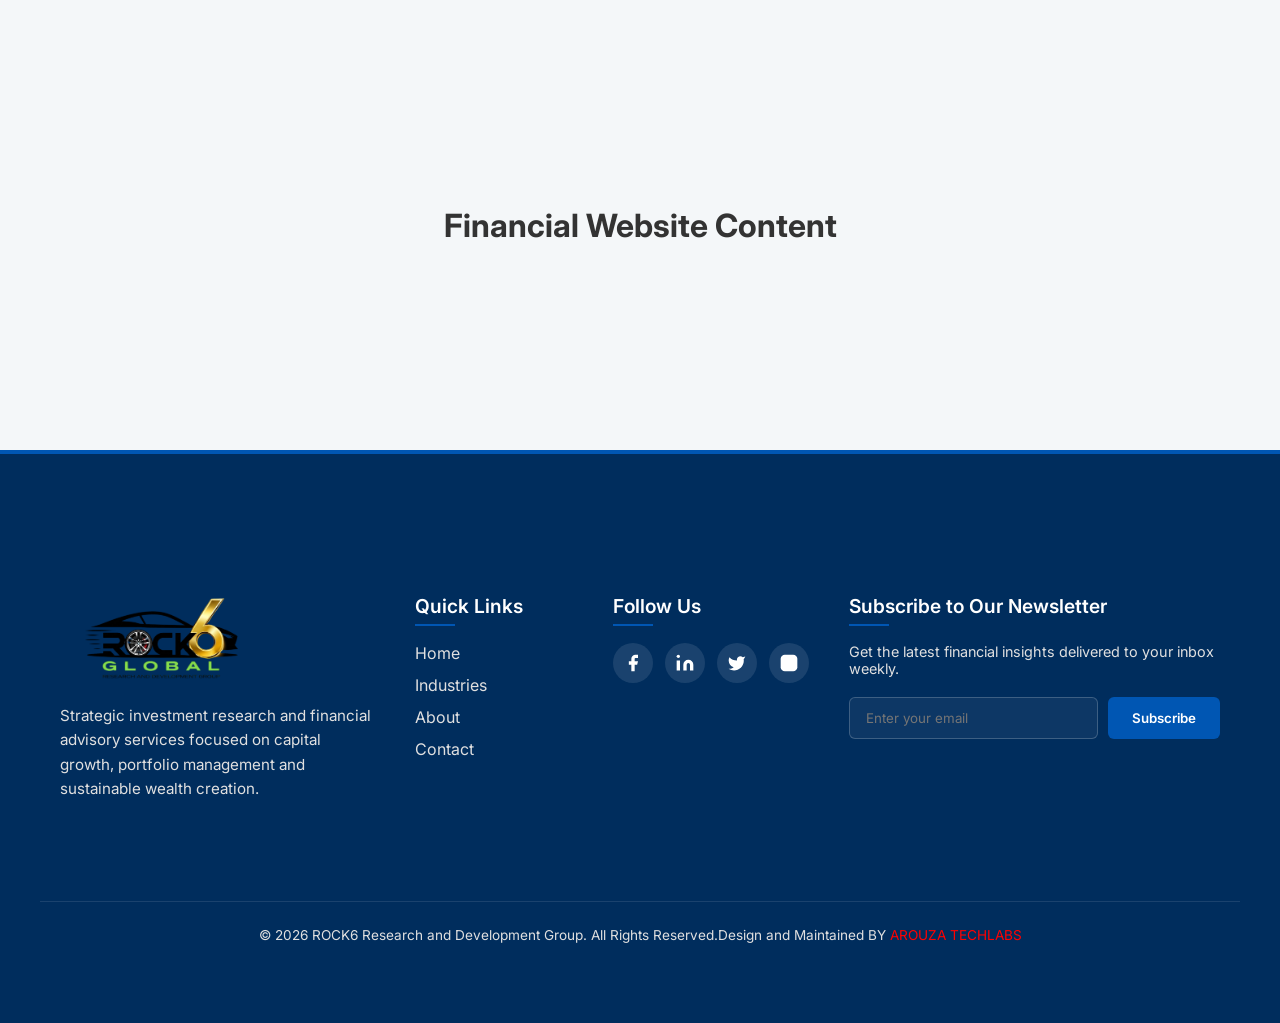
<file: footer.html>
<!doctype html>
<html lang="en">
  <head>
    <meta charset="UTF-8" />
    <meta name="viewport" content="width=device-width, initial-scale=1.0" />
    <title>ROCK6 Footer Section</title>
    <!-- Google Fonts for Corporate Typography -->
    <link rel="preconnect" href="https://fonts.googleapis.com" />
    <link rel="preconnect" href="https://fonts.gstatic.com" crossorigin />
    <link
      href="https://fonts.googleapis.com/css2?family=Inter:wght@400;500;600;700&display=swap"
      rel="stylesheet"
    />

    <style>
      :root {
        --primary-blue: #0056b3;
        --primary-blue-dark: #004494;
        --accent-red: #dc3545;
        --success-green: #28a745;
        --bg-light: #f4f7f9;
        --white: #ffffff;
        --text-main: #333333;
        --text-muted: #e0e0e0; /* Adjusted for dark background readability */
        --border-color: #dddddd;
        --footer-bg: #002d5d; /* Darker variant of primary blue for professional depth */
        --footer-text: #ffffff;
      }

      * {
        margin: 0;
        padding: 0;
        box-sizing: border-box;
        font-family: "Inter", sans-serif;
      }

      body {
        background-color: var(--bg-light);
      }

      /* Footer Styles */
      footer {
        background-color: var(--footer-bg);
        color: var(--footer-text);
        padding: 40px 20px;
        border-top: 4px solid var(--primary-blue);
        position: relative;
      }

      .footer-container {
        max-width: 1200px;
        margin: 0 auto;
        display: grid;
        grid-template-columns: 1fr; /* Mobile First: 1 column */
        gap: 40px;
      }

      /* 1. Company Section */
      .company-section {
        display: flex;
        flex-direction: column;
        gap: 20px;
      }

      .footer-logo {
        height: 90px;
        width: auto;
        max-width: 200px;
        object-fit: contain;
        /* Ensure placeholder is visible on dark bg */
      }

      .company-desc {
        color: var(--text-muted);
        font-size: 0.95rem;
        line-height: 1.6;
        max-width: 400px;
      }

      /* 2. Quick Links Section */
      .footer-heading {
        font-size: 1.2rem;
        font-weight: 600;
        margin-bottom: 25px;
        position: relative;
      }

      .footer-heading::after {
        content: "";
        position: absolute;
        left: 0;
        bottom: -8px;
        width: 40px;
        height: 2px;
        background-color: var(--primary-blue);
      }

      .links-list {
        list-style: none;
      }

      .links-list li {
        margin-bottom: 12px;
      }

      .links-list a {
        color: var(--text-muted);
        text-decoration: none;
        transition: all 0.3s ease;
        display: inline-block;
        position: relative;
      }

      .links-list a::after {
        content: "";
        position: absolute;
        width: 0;
        height: 1px;
        bottom: -2px;
        left: 0;
        background-color: var(--white);
        transition: width 0.3s ease;
      }

      .links-list a:hover {
        color: var(--white);
      }

      .links-list a:hover::after {
        width: 100%;
      }

      /* 3. Social Media Section */
      .social-icons {
        display: flex;
        gap: 12px;
        margin-top: 10px;
      }

      .social-btn {
        width: 40px;
        height: 40px;
        background-color: rgba(255, 255, 255, 0.1);
        border-radius: 50%;
        display: flex;
        align-items: center;
        justify-content: center;
        transition: all 0.3s ease;
        color: var(--white);
        text-decoration: none;
      }

      .social-btn svg {
        width: 20px;
        height: 20px;
        fill: currentColor;
      }

      .social-btn:hover {
        background-color: var(--accent-red);
        transform: translateY(-3px);
      }

      /* 4. Newsletter Section */
      .newsletter-section p {
        color: var(--text-muted);
        font-size: 0.9rem;
        margin-bottom: 20px;
      }

      .newsletter-form {
        display: flex;
        flex-direction: column;
        gap: 10px;
      }

      .newsletter-form input {
        padding: 12px 16px;
        border-radius: 6px;
        border: 1px solid rgba(255, 255, 255, 0.2);
        background: rgba(255, 255, 255, 0.05);
        color: var(--white);
        outline: none;
        transition: border-color 0.3s ease;
      }

      .newsletter-form input:focus {
        border-color: var(--primary-blue);
      }

      .newsletter-form button {
        padding: 12px 24px;
        border-radius: 6px;
        border: none;
        background-color: var(--primary-blue);
        color: var(--white);
        font-weight: 600;
        cursor: pointer;
        transition: background-color 0.3s ease;
      }

      .newsletter-form button:hover {
        background-color: var(--primary-blue-dark);
      }

      #success-message {
        margin-top: 10px;
        color: var(--success-green);
        font-size: 0.85rem;
        display: none;
        animation: fadeIn 0.5s ease forwards;
      }

      @keyframes fadeIn {
        from {
          opacity: 0;
          transform: translateY(-5px);
        }
        to {
          opacity: 1;
          transform: translateY(0);
        }
      }

      /* 5. Copyright Line */
      .footer-bottom {
        max-width: 1200px;
        margin: 40px auto 0;
        padding-top: 25px;
        border-top: 1px solid rgba(255, 255, 255, 0.1);
        text-align: center;
        font-size: 0.85rem;
        color: var(--text-muted);
      }

      /* Tablet Layout */
      @media (min-width: 768px) {
        .footer-container {
          grid-template-columns: repeat(2, 1fr);
          padding: 60px 20px;
        }
      }

      /* Desktop Layout */
      @media (min-width: 1024px) {
        footer {
          padding: 80px 40px;
        }
        .footer-container {
          grid-template-columns: 2fr 1fr 1fr 1.5fr;
        }
        .newsletter-form {
          flex-direction: row;
        }
        .newsletter-form input {
          flex: 1;
        }
      }
    </style>
  </head>
  <body>
    <!-- Example Section to show spacing -->
    <div
      style="
        height: 50vh;
        display: flex;
        align-items: center;
        justify-content: center;
      "
    >
      <h1 style="color: var(--text-main)">Financial Website Content</h1>
    </div>

    <footer>
      <div class="footer-container">
        <!-- 1. Company Section -->
        <div class="company-section">
          <img
            src="./assets/rocklogo.webp"
            alt="ROCK6 Research and Development Group Logo"
            class="footer-logo"
          />
          <p class="company-desc">
            Strategic investment research and financial advisory services
            focused on capital growth, portfolio management and sustainable
            wealth creation.
          </p>
        </div>

        <!-- 2. Quick Links Section -->
        <div class="links-section">
          <h3 class="footer-heading">Quick Links</h3>
          <ul class="links-list">
            <li><a href="./about.html">Home</a></li>
            <li><a href="./industry.html">Industries</a></li>
            <li><a href="./about.html">About</a></li>
            <li><a href="./contact.html">Contact</a></li>
          </ul>
        </div>

        <!-- 3. Social Media Section -->
        <div class="social-section">
          <h3 class="footer-heading">Follow Us</h3>
          <div class="social-icons">
            <!-- Facebook -->
            <a href="#" class="social-btn" aria-label="Facebook">
              <svg viewBox="0 0 24 24">
                <path
                  d="M18 2h-3a5 5 0 0 0-5 5v3H7v4h3v8h4v-8h3l1-4h-4V7a1 1 0 0 1 1-1h3z"
                ></path>
              </svg>
            </a>
            <!-- LinkedIn -->
            <a href="#" class="social-btn" aria-label="LinkedIn">
              <svg viewBox="0 0 24 24">
                <path
                  d="M16 8a6 6 0 0 1 6 6v7h-4v-7a2 2 0 0 0-2-2 2 2 0 0 0-2 2v7h-4v-7a6 6 0 0 1 6-6zM2 9h4v12H2z"
                ></path>
                <circle cx="4" cy="4" r="2"></circle>
              </svg>
            </a>
            <!-- Twitter (X) -->
            <a href="#" class="social-btn" aria-label="Twitter">
              <svg viewBox="0 0 24 24">
                <path
                  d="M22 4s-.7 2.1-2 3.4c1.6 10-9.4 17.3-18 11.6 2.2.1 4.4-.6 6-2C3 15.5.5 9.6 3 5c2.2 2.6 5.6 4.1 9 4-.9-4.2 4-6.6 7-3.8 1.1 0 3-1.2 3-1.2z"
                ></path>
              </svg>
            </a>
            <!-- Instagram -->
            <a href="#" class="social-btn" aria-label="Instagram">
              <svg viewBox="0 0 24 24">
                <rect x="2" y="2" width="20" height="20" rx="5" ry="5"></rect>
                <path
                  d="M16 11.37A4 4 0 1 1 12.63 8 4 4 0 0 1 16 11.37z"
                ></path>
                <line x1="17.5" y1="6.5" x2="17.51" y2="6.5"></line>
              </svg>
            </a>
          </div>
        </div>

        <!-- 4. Newsletter Subscription Section -->
        <div class="newsletter-section">
          <h3 class="footer-heading">Subscribe to Our Newsletter</h3>
          <p>
            Get the latest financial insights delivered to your inbox weekly.
          </p>
          <form id="newsletterForm" class="newsletter-form">
            <input
              type="email"
              id="emailInput"
              placeholder="Enter your email"
              required
              aria-label="Email address"
            />
            <button type="submit">Subscribe</button>
          </form>
          <div id="success-message">
            ✓ Subscription successful! Welcome to ROCK6.
          </div>
        </div>
      </div>

      <div class="footer-bottom">
        &copy; <span id="year"></span> ROCK6 Research and Development Group. All
        Rights Reserved.Design and Maintained BY
        <a
          href="./https://arouzatechlabs.in/"
          style="text-decoration: none; color: red"
          >AROUZA TECHLABS</a
        >
      </div>
    </footer>

    <script>
      // Set current year
      document.getElementById("year").textContent = new Date().getFullYear();

      // Newsletter Handling
      const form = document.getElementById("newsletterForm");
      const emailInput = document.getElementById("emailInput");
      const successMsg = document.getElementById("success-message");

      form.addEventListener("submit", function (e) {
        e.preventDefault();

        const email = emailInput.value.trim();

        // Basic Email Validation
        if (validateEmail(email)) {
          // Simulate an API call
          const btn = form.querySelector("button");
          const originalText = btn.textContent;

          btn.disabled = true;
          btn.textContent = "Processing...";

          setTimeout(() => {
            // Show Success Message
            form.style.display = "none";
            successMsg.style.display = "block";

            // Reset form (if you want it to reappear after some time)
            /* setTimeout(() => {
            form.reset();
            form.style.display = 'flex';
            successMsg.style.display = 'none';
            btn.disabled = false;
            btn.textContent = originalText;
          }, 5000); 
          */
          }, 1200);
        }
      });

      function validateEmail(email) {
        const re = /^[^\s@]+@[^\s@]+\.[^\s@]+$/;
        return re.test(String(email).toLowerCase());
      }
    </script>
  </body>
</html>
</file>
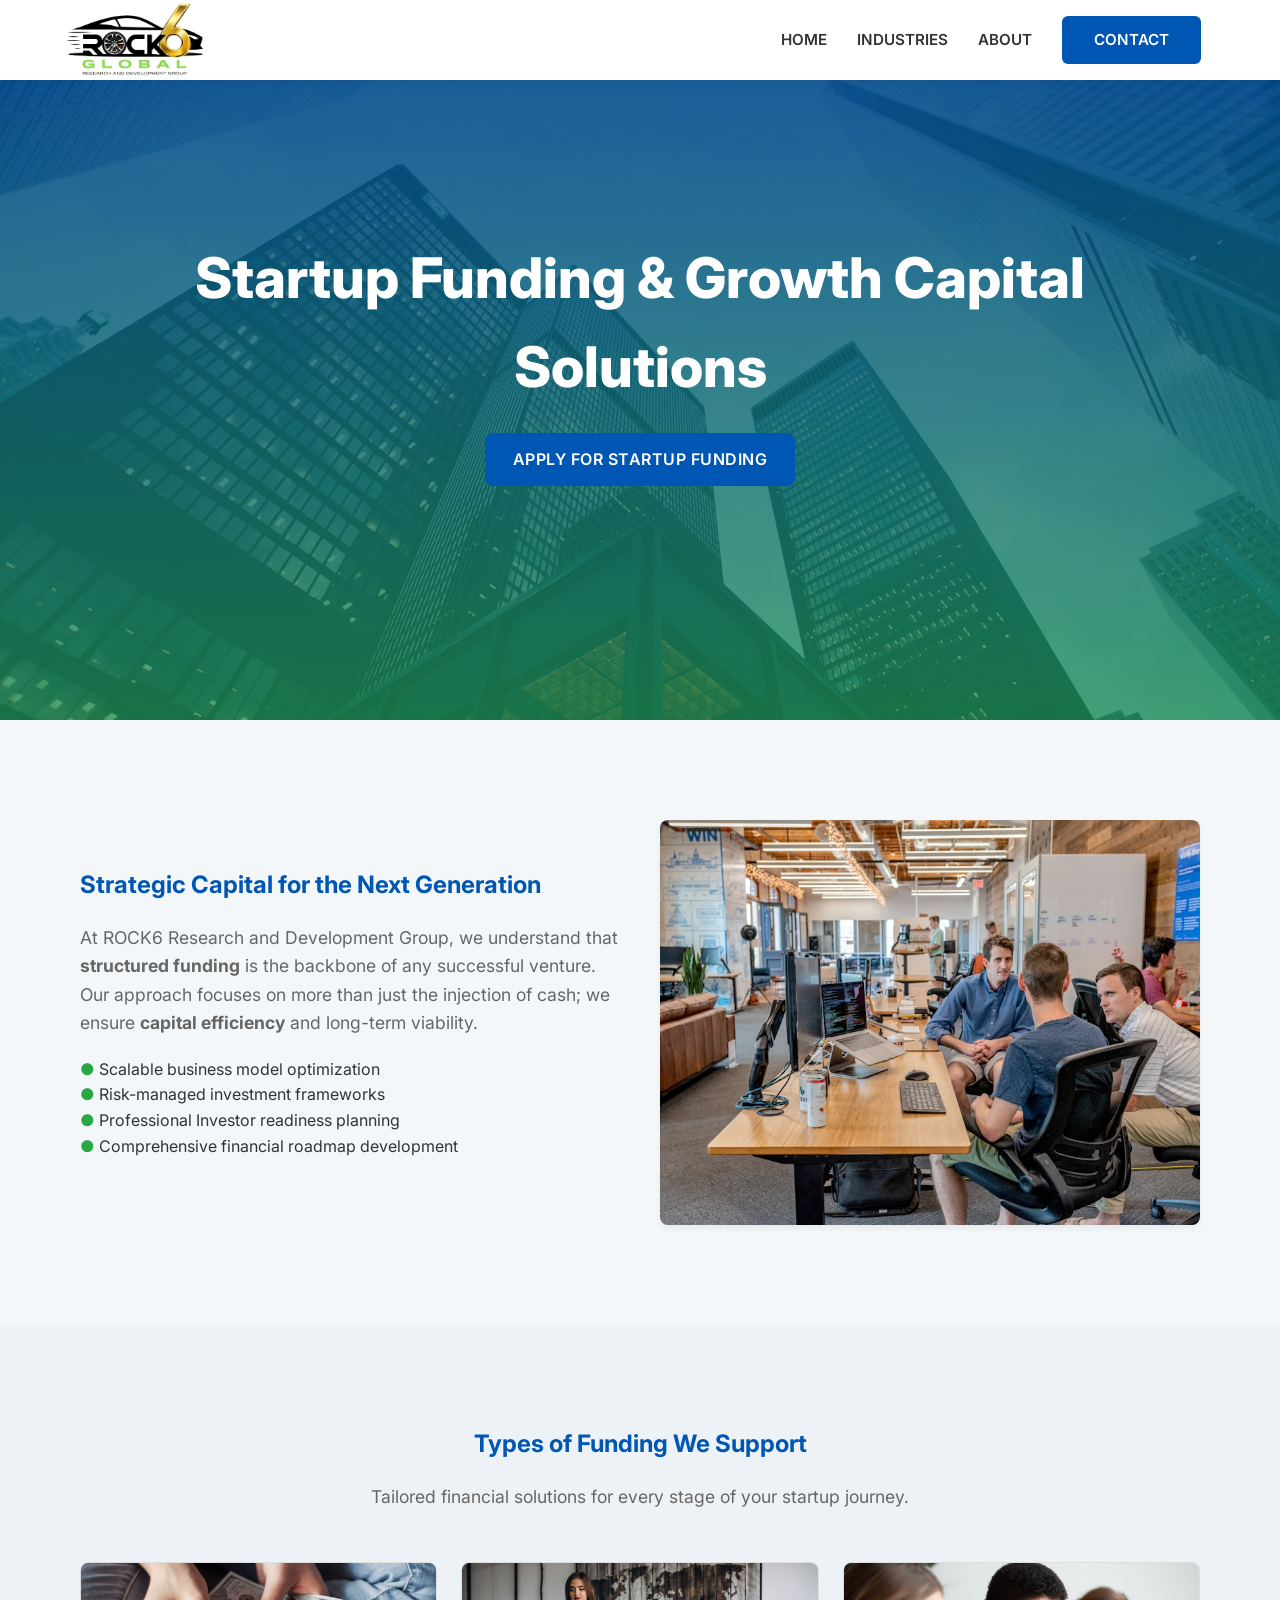
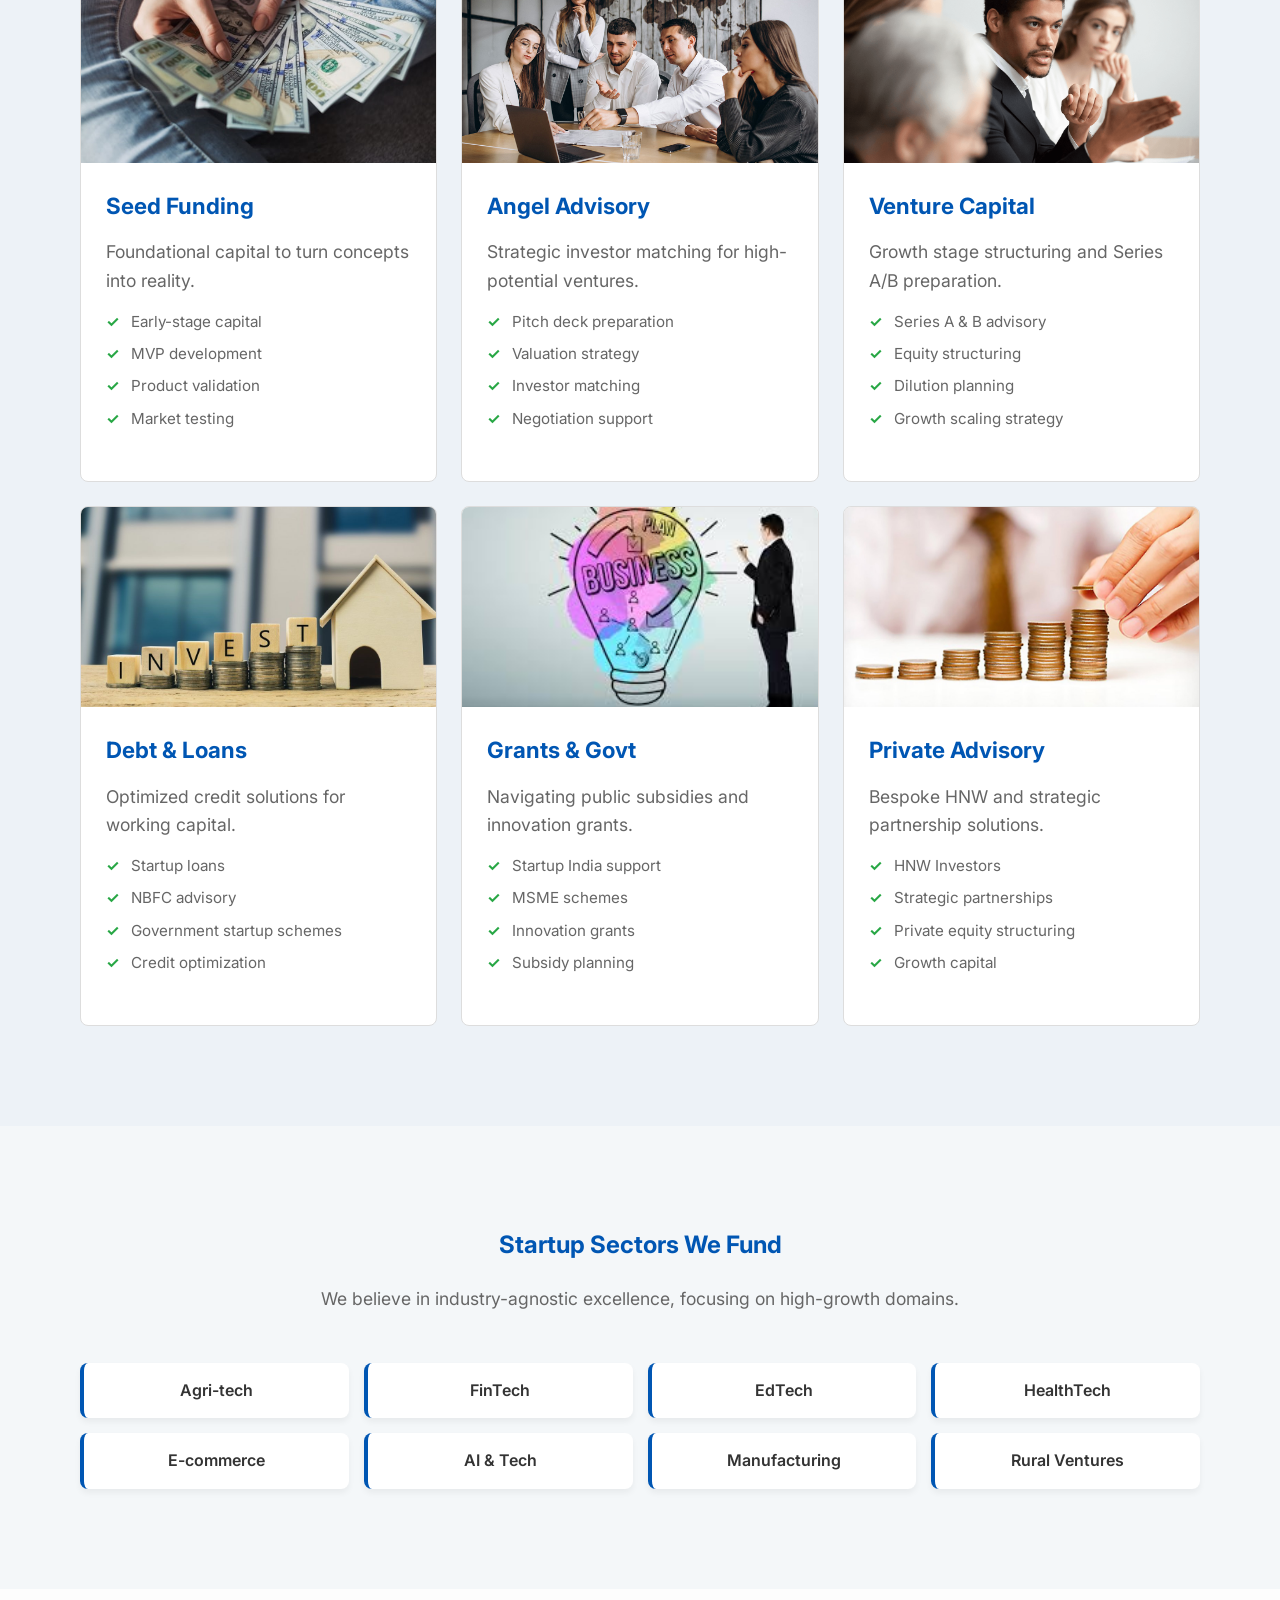
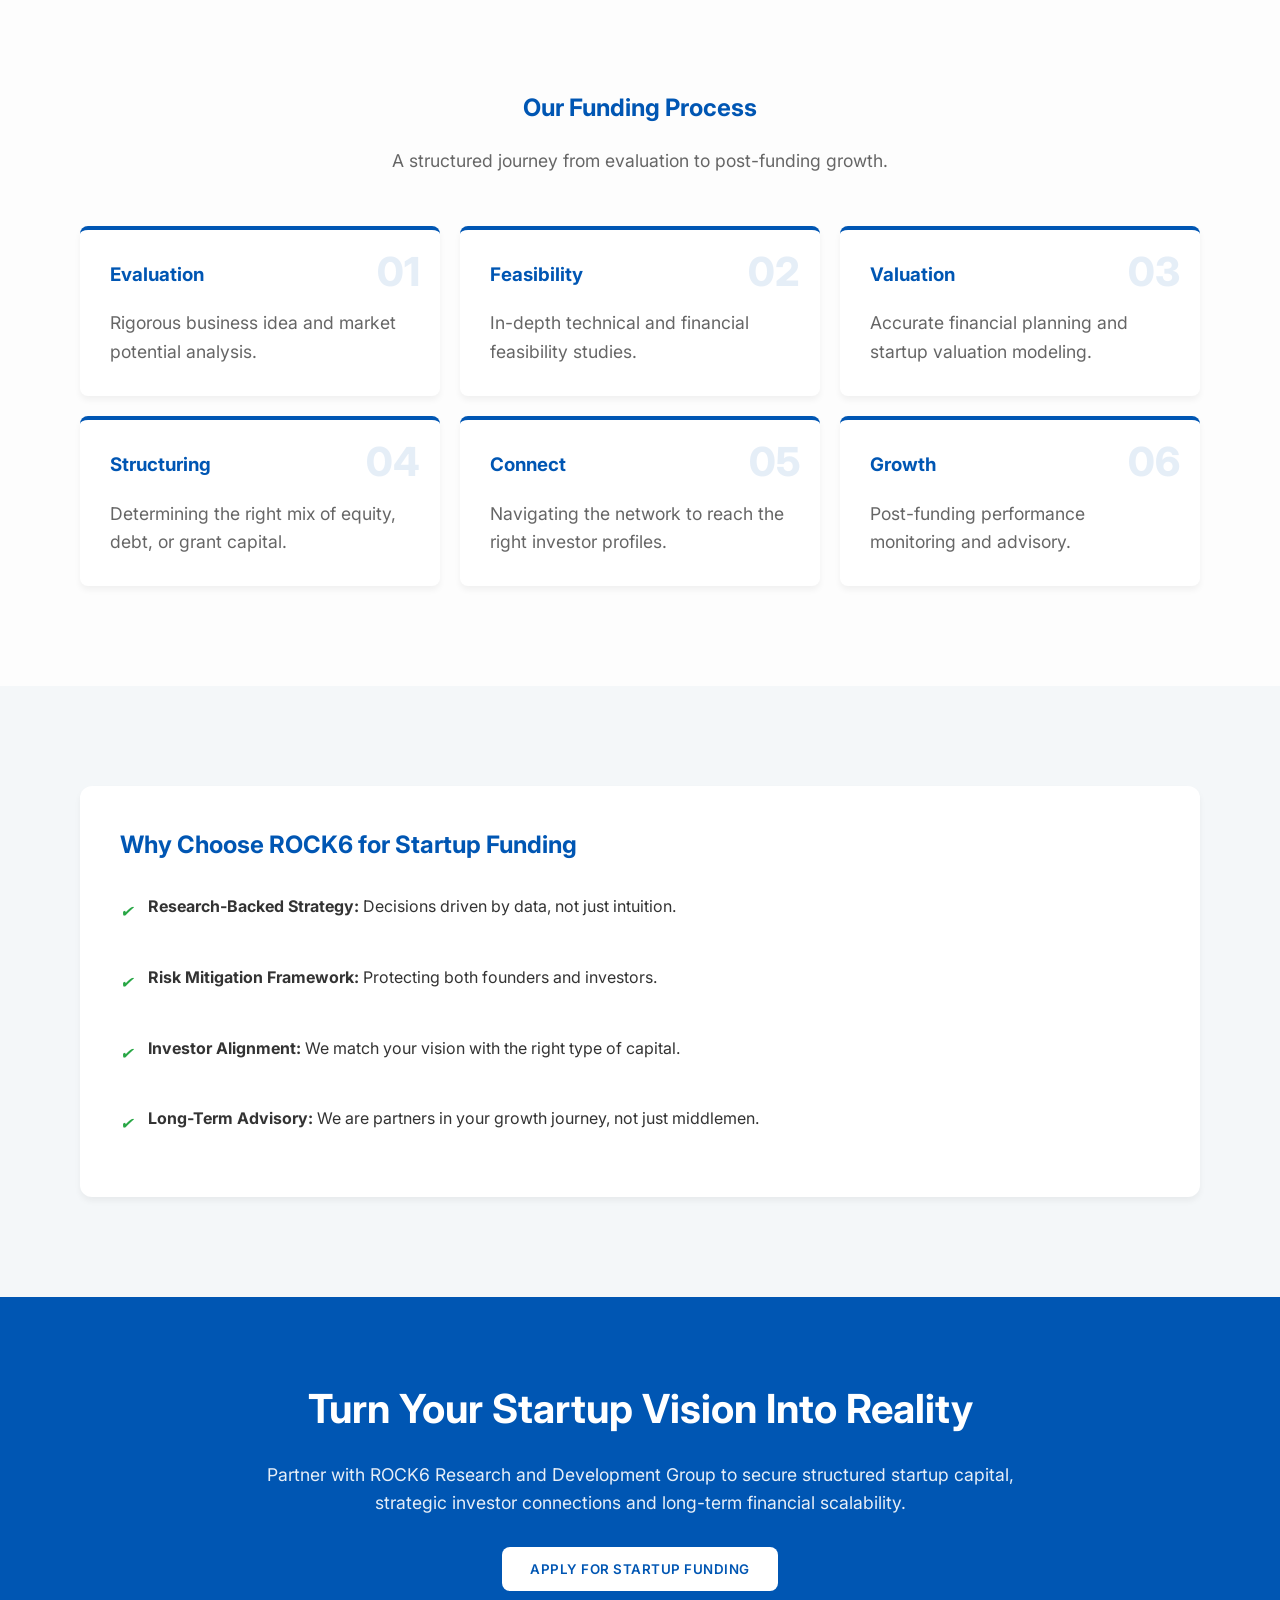
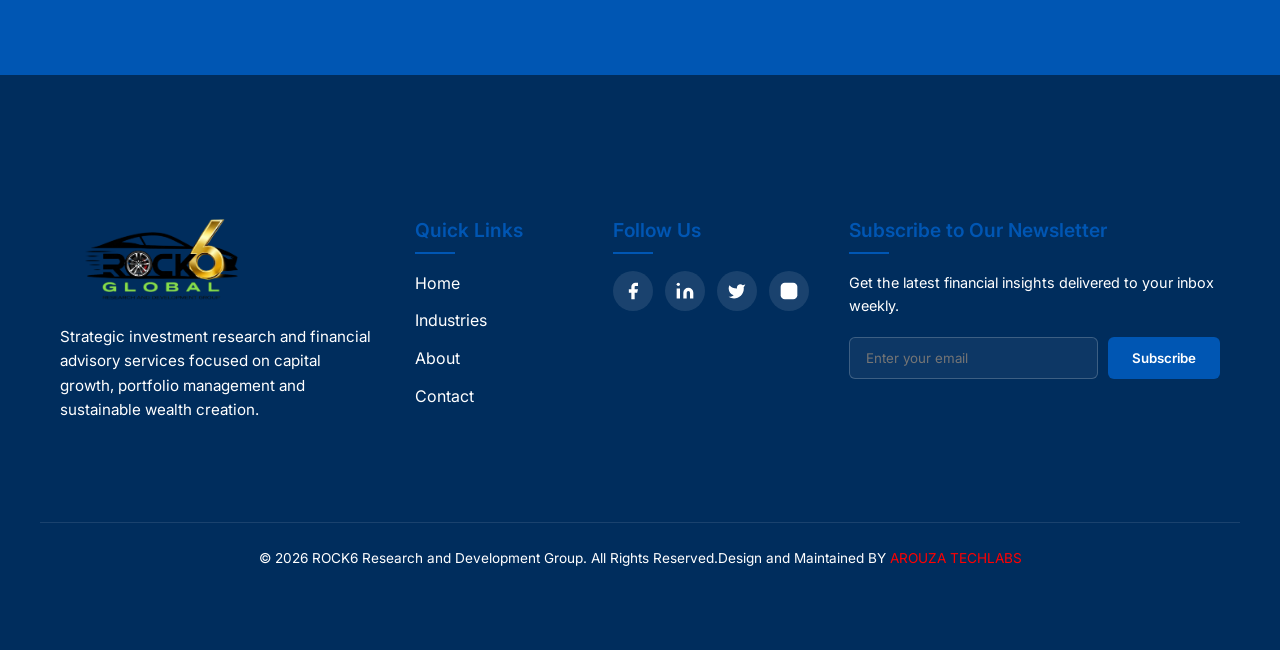
<file: funding.html>
<!doctype html>
<html lang="en">
  <head>
    <meta charset="UTF-8" />
    <meta name="viewport" content="width=device-width, initial-scale=1.0" />
    <title>
      Startup Funding & Capital Advisory | ROCK6 Research and Development Group
    </title>
    <meta
      name="description"
      content="Secure structured startup funding solutions, seed capital advisory, venture investment strategy and growth financing support with ROCK6 Research and Development Group."
    />
    <meta
      name="keywords"
      content="startup funding, seed capital, venture capital advisory, startup investment consulting, angel funding support, business capital structuring, early stage funding solutions"
    />

    <!-- Google Fonts -->
    <link
      href="https://fonts.googleapis.com/css2?family=Inter:wght@400;500;600;700&display=swap"
      rel="stylesheet"
    />
    <link rel="stylesheet" href="./nav.css" />
    <link rel="stylesheet" href="./footer.css" />
    <style>
      :root {
        --primary-blue: #0056b3;
        --primary-dark: #004494;
        --accent-red: #dc3545;
        --success-green: #28a745;
        --bg-light: #f4f7f9;
        --white: #ffffff;
        --text-main: #333333;
        --text-muted: #666666;
        --border-color: #dddddd;
        --shadow: 0 4px 6px rgba(0, 0, 0, 0.05);
        --shadow-hover: 0 10px 20px rgba(0, 0, 0, 0.1);
        --transition: all 0.3s ease;
      }

      * {
        margin: 0;
        padding: 0;
        box-sizing: border-box;
      }

      body {
        font-family: "Inter", sans-serif;
        background-color: var(--bg-light);
        color: var(--text-main);
        line-height: 1.6;
        overflow-x: hidden;
      }

      /* Utility Classes */
      .container {
        width: 100%;
        max-width: 1200px;
        margin: 0 auto;
        padding: 0 16px; /* Mobile spacing */
      }

      @media (min-width: 1024px) {
        .container {
          padding: 0 40px;
        }
      }

      section {
        padding: 60px 0;
      }

      .btn {
        display: inline-block;
        padding: 14px 28px;
        border-radius: 8px;
        font-weight: 600;
        text-decoration: none;
        text-transform: uppercase;
        letter-spacing: 0.5px;
        transition: var(--transition);
        cursor: pointer;
        border: none;
        text-align: center;
      }

      .btn-primary {
        background-color: var(--primary-blue);
        color: var(--white);
      }

      .btn-primary:hover {
        background-color: var(--primary-dark);
        transform: translateY(-2px);
        box-shadow: 0 5px 15px rgba(0, 86, 179, 0.3);
      }

      .btn-outline {
        background-color: transparent;
        border: 2px solid var(--primary-blue);
        color: var(--primary-blue);
        padding: 10px 20px;
        font-size: 0.9rem;
      }

      .btn-outline:hover {
        background-color: var(--primary-blue);
        color: var(--white);
      }

      h1,
      h2,
      h3 {
        color: var(--primary-blue);
        margin-bottom: 20px;
      }

      /* Hero Section */
      .hero {
        position: relative;
        min-height: 80vh;
        display: flex;
        align-items: center;
        justify-content: center;
        text-align: center;
        color: var(--white);
        background:
          linear-gradient(
            rgba(0, 68, 148, 0.9) 0%,
            rgba(40, 167, 69, 0.75) 100%
          ),
          url("./assets/herooo.webp");
        background-size: cover;
        background-position: center;
        background-attachment: fixed;
        padding-top: 100px;
      }

      .hero h1 {
        color: var(--white);
        font-size: 2.5rem;
        font-weight: 800;
        margin-bottom: 20px;
      }

      .hero p {
        font-size: 1.2rem;
        margin-bottom: 30px;
        max-width: 700px;
        margin-left: auto;
        margin-right: auto;
      }

      /* Overview Section */
      .overview-grid {
        display: grid;
        grid-template-columns: 1fr;
        gap: 40px;
        align-items: center;
      }

      .funding-img-container {
        overflow: hidden;
        border-radius: 8px;
        box-shadow: var(--shadow);
      }

      .funding-img {
        width: 100%;
        height: auto;
        display: block;
        transition: var(--transition);
      }

      .funding-img-container:hover .funding-img {
        transform: scale(1.05);
      }

      .highlight {
        color: var(--success-green);
        font-weight: 700;
      }

      /* Funding Grid */
      .section-title {
        text-align: center;
        margin-bottom: 50px;
      }

      .funding-grid {
        display: grid;
        grid-template-columns: 1fr;
        gap: 24px;
      }

      .card {
        background: var(--white);
        padding: 0;
        border-radius: 8px;
        border: 1px solid var(--border-color);
        transition: var(--transition);
        display: flex;
        flex-direction: column;
        overflow: hidden;
      }

      .card:hover {
        transform: translateY(-10px);
        box-shadow: var(--shadow-hover);
      }

      .card-img {
        width: 100%;
        height: 200px;
        object-fit: cover;
      }

      .card-body {
        padding: 25px;
        flex-grow: 1;
      }

      .card h3 {
        font-size: 1.4rem;
        margin-bottom: 15px;
      }

      .card ul {
        list-style: none;
        margin: 15px 0 25px 0;
      }

      .card ul li {
        position: relative;
        padding-left: 25px;
        margin-bottom: 8px;
        font-size: 0.95rem;
        color: var(--text-muted);
      }

      .card ul li::before {
        content: "✓";
        position: absolute;
        left: 0;
        color: var(--success-green);
        font-weight: bold;
      }

      /* Sectors Section */
      .sectors-grid {
        display: grid;
        grid-template-columns: repeat(2, 1fr);
        gap: 15px;
      }

      .sector-tag {
        background: var(--white);
        padding: 15px;
        border-radius: 8px;
        border-left: 4px solid var(--primary-blue);
        text-align: center;
        font-weight: 600;
        box-shadow: var(--shadow);
        transition: var(--transition);
      }

      .sector-tag:hover {
        background: var(--primary-blue);
        color: var(--white);
      }

      /* Process Section */
      .process-grid {
        display: grid;
        grid-template-columns: 1fr;
        gap: 20px;
      }

      .process-card {
        background: var(--white);
        padding: 30px;
        border-radius: 8px;
        position: relative;
        box-shadow: var(--shadow);
        border-top: 4px solid var(--primary-blue);
      }

      .process-number {
        font-size: 2.5rem;
        font-weight: 800;
        color: rgba(0, 86, 179, 0.1);
        position: absolute;
        top: 10px;
        right: 20px;
      }

      /* Why Choose Section */
      .features {
        background: var(--white);
        border-radius: 12px;
        padding: 40px;
        box-shadow: var(--shadow);
      }

      .feature-item {
        margin-bottom: 20px;
        display: flex;
        align-items: flex-start;
      }

      .feature-item i {
        color: var(--success-green);
        margin-right: 15px;
        margin-top: 5px;
      }

      /* CTA Section */
      .cta {
        background: var(--primary-blue);
        color: var(--white);
        text-align: center;
        padding: 80px 16px;
      }

      .cta h2 {
        color: var(--white);
        font-size: 2rem;
      }
      .cta p {
        margin-bottom: 30px;
        opacity: 0.9;
        max-width: 800px;
        margin-left: auto;
        margin-right: auto;
      }
      .cta .btn {
        background: var(--white);
        color: var(--primary-blue);
      }

      /* Tablet Breakpoint (768px) */
      @media (min-width: 768px) {
        .hero h1 {
          font-size: 3.5rem;
        }
        .overview-grid {
          grid-template-columns: 1fr 1fr;
        }
        .funding-grid {
          grid-template-columns: 1fr 1fr;
        }
        .sectors-grid {
          grid-template-columns: repeat(3, 1fr);
        }
        .process-grid {
          grid-template-columns: 1fr 1fr;
        }
        .cta h2 {
          font-size: 2.5rem;
        }
      }

      /* Desktop Breakpoint (1024px) */
      @media (min-width: 1024px) {
        .funding-grid {
          grid-template-columns: 1fr 1fr 1fr;
        }
        .sectors-grid {
          grid-template-columns: repeat(4, 1fr);
        }
        .process-grid {
          grid-template-columns: repeat(3, 1fr);
        }
        section {
          padding: 100px 0;
        }
      }

      /* Animation Classes */
      .reveal {
        opacity: 0;
        transform: translateY(30px);
        transition: all 0.8s ease-out;
      }

      .reveal.active {
        opacity: 1;
        transform: translateY(0);
      }
    </style>
  </head>
  <body>
    <header>
      <nav class="navbar">
        <div class="logo-container">
          <img
            src="./assets/rocklogo.webp"
            alt="ROCK6 Research and Development Group Logo"
            class="nav-logo"
          />
        </div>

        <ul class="nav-menu">
          <li class="nav-item">
            <a href="./index.html" class="nav-link">HOME</a>
          </li>
          <li class="nav-item">
            <a href="./industry.html" class="nav-link">INDUSTRIES</a>
          </li>
          <li class="nav-item">
            <a href="./about.html" class="nav-link">ABOUT</a>
          </li>
          <li class="nav-item">
            <a href="./contact.html" class="nav-link btn-contact">CONTACT</a>
          </li>
        </ul>

        <div class="hamburger">
          <span class="bar"></span>
          <span class="bar"></span>
          <span class="bar"></span>
        </div>
      </nav>
    </header>
    <!-- Header / Nav (Simplified for focus) -->
    <!-- <header
      style="
        background: var(--white);
        padding: 20px 0;
        box-shadow: var(--shadow);
        position: fixed;
        width: 100%;
        z-index: 1000;
      "
    >
      <div
        class="container"
        style="
          display: flex;
          justify-content: space-between;
          align-items: center;
        "
      >
        <div
          style="
            font-weight: 800;
            color: var(--primary-blue);
            font-size: 1.2rem;
          "
        >
          ROCK6 R&D GROUP
        </div>
        <nav class="desktop-only" style="display: flex; gap: 20px">
          <a
            href="#"
            style="
              text-decoration: none;
              color: var(--text-main);
              font-weight: 500;
            "
            >Home</a
          >
          <a
            href="#overview"
            style="
              text-decoration: none;
              color: var(--text-main);
              font-weight: 500;
            "
            >Overview</a
          >
          <a
            href="#services"
            style="
              text-decoration: none;
              color: var(--text-main);
              font-weight: 500;
            "
            >Funding</a
          >
          <a
            href="#process"
            style="
              text-decoration: none;
              color: var(--text-main);
              font-weight: 500;
            "
            >Process</a
          >
        </nav>
      </div>
    </header> -->

    <main>
      <!-- HERO SECTION -->
      <section class="hero">
        <div class="container">
          <h1>Startup Funding & Growth Capital Solutions</h1>
          <!-- <p>
            Empowering Innovative Ideas with Structured Investment Strategies.
            We bridge the gap between vision and capital.
          </p> -->
          <a href="./pricing.html" class="btn btn-primary"
            >Apply for Startup Funding</a
          >
        </div>
      </section>

      <!-- STARTUP FUNDING OVERVIEW -->
      <section id="overview">
        <div class="container">
          <div class="overview-grid">
            <div class="reveal">
              <h2>Strategic Capital for the Next Generation</h2>
              <p>
                At ROCK6 Research and Development Group, we understand that
                <strong>structured funding</strong> is the backbone of any
                successful venture. Our approach focuses on more than just the
                injection of cash; we ensure
                <strong>capital efficiency</strong> and long-term viability.
              </p>
              <ul style="list-style: none; margin: 20px 0">
                <li>
                  <span class="highlight">●</span> Scalable business model
                  optimization
                </li>
                <li>
                  <span class="highlight">●</span> Risk-managed investment
                  frameworks
                </li>
                <li>
                  <span class="highlight">●</span> Professional Investor
                  readiness planning
                </li>
                <li>
                  <span class="highlight">●</span> Comprehensive financial
                  roadmap development
                </li>
              </ul>
            </div>
            <div class="funding-img-container reveal">
              <img
                src="./assets/bss.webp"
                alt="Startup investment advisory meeting"
                class="funding-img"
              />
            </div>
          </div>
        </div>
      </section>

      <!-- TYPES OF FUNDING -->
      <section id="services" style="background: #edf2f7">
        <div class="container">
          <div class="section-title reveal">
            <h2>Types of Funding We Support</h2>
            <p>
              Tailored financial solutions for every stage of your startup
              journey.
            </p>
          </div>

          <div class="funding-grid">
            <!-- Seed Funding -->
            <article class="card reveal">
              <img
                src="./assets/ab2.webp"
                alt="Seed Funding"
                class="card-img"
              />
              <div class="card-body">
                <h3>Seed Funding</h3>
                <p>Foundational capital to turn concepts into reality.</p>
                <ul>
                  <li>Early-stage capital</li>
                  <li>MVP development</li>
                  <li>Product validation</li>
                  <li>Market testing</li>
                </ul>
                <!-- <a href="contact.html" class="btn btn-outline">Consult Now</a> -->
              </div>
            </article>

            <!-- Angel Investment -->
            <article class="card reveal">
              <img
                src="./assets/ab3.webp"
                alt="Angel Investment"
                class="card-img"
              />
              <div class="card-body">
                <h3>Angel Advisory</h3>
                <p>Strategic investor matching for high-potential ventures.</p>
                <ul>
                  <li>Pitch deck preparation</li>
                  <li>Valuation strategy</li>
                  <li>Investor matching</li>
                  <li>Negotiation support</li>
                </ul>
                <!-- <a href="contact.html" class="btn btn-outline">Consult Now</a> -->
              </div>
            </article>

            <!-- Venture Capital -->
            <article class="card reveal">
              <img
                src="./assets/ab4.webp"
                alt="Venture Capital"
                class="card-img"
              />
              <div class="card-body">
                <h3>Venture Capital</h3>
                <p>Growth stage structuring and Series A/B preparation.</p>
                <ul>
                  <li>Series A & B advisory</li>
                  <li>Equity structuring</li>
                  <li>Dilution planning</li>
                  <li>Growth scaling strategy</li>
                </ul>
                <!-- <a href="contact.html" class="btn btn-outline">Consult Now</a> -->
              </div>
            </article>

            <!-- Debt & Loans -->
            <article class="card reveal">
              <img
                src="./assets/ab5.webp"
                alt="Debt Structuring"
                class="card-img"
              />
              <div class="card-body">
                <h3>Debt & Loans</h3>
                <p>Optimized credit solutions for working capital.</p>
                <ul>
                  <li>Startup loans</li>
                  <li>NBFC advisory</li>
                  <li>Government startup schemes</li>
                  <li>Credit optimization</li>
                </ul>
                <!-- <a href="contact.html" class="btn btn-outline">Consult Now</a> -->
              </div>
            </article>

            <!-- Grants -->
            <article class="card reveal">
              <img src="./assets/home2.webp" alt="Grants" class="card-img" />
              <div class="card-body">
                <h3>Grants & Govt</h3>
                <p>Navigating public subsidies and innovation grants.</p>
                <ul>
                  <li>Startup India support</li>
                  <li>MSME schemes</li>
                  <li>Innovation grants</li>
                  <li>Subsidy planning</li>
                </ul>
                <!-- <a href="contact.html" class="btn btn-outline">Consult Now</a> -->
              </div>
            </article>

            <!-- Private Investment -->
            <article class="card reveal">
              <img
                src="./assets/home5.webp"
                alt="Private Investment"
                class="card-img"
              />
              <div class="card-body">
                <h3>Private Advisory</h3>
                <p>Bespoke HNW and strategic partnership solutions.</p>
                <ul>
                  <li>HNW Investors</li>
                  <li>Strategic partnerships</li>
                  <li>Private equity structuring</li>
                  <li>Growth capital</li>
                </ul>
                <!-- <a href="contact.html" class="btn btn-outline">Consult Now</a> -->
              </div>
            </article>
          </div>
        </div>
      </section>

      <!-- SECTORS WE FUND -->
      <section>
        <div class="container">
          <div class="section-title reveal">
            <h2>Startup Sectors We Fund</h2>
            <p>
              We believe in industry-agnostic excellence, focusing on
              high-growth domains.
            </p>
          </div>
          <div class="sectors-grid reveal">
            <div class="sector-tag">Agri-tech</div>
            <div class="sector-tag">FinTech</div>
            <div class="sector-tag">EdTech</div>
            <div class="sector-tag">HealthTech</div>
            <div class="sector-tag">E-commerce</div>
            <div class="sector-tag">AI & Tech</div>
            <div class="sector-tag">Manufacturing</div>
            <div class="sector-tag">Rural Ventures</div>
          </div>
        </div>
      </section>

      <!-- FUNDING PROCESS -->
      <section id="process" style="background: #fdfdfd">
        <div class="container">
          <div class="section-title reveal">
            <h2>Our Funding Process</h2>
            <p>A structured journey from evaluation to post-funding growth.</p>
          </div>
          <div class="process-grid">
            <div class="process-card reveal">
              <span class="process-number">01</span>
              <h3>Evaluation</h3>
              <p>Rigorous business idea and market potential analysis.</p>
            </div>
            <div class="process-card reveal">
              <span class="process-number">02</span>
              <h3>Feasibility</h3>
              <p>In-depth technical and financial feasibility studies.</p>
            </div>
            <div class="process-card reveal">
              <span class="process-number">03</span>
              <h3>Valuation</h3>
              <p>Accurate financial planning and startup valuation modeling.</p>
            </div>
            <div class="process-card reveal">
              <span class="process-number">04</span>
              <h3>Structuring</h3>
              <p>
                Determining the right mix of equity, debt, or grant capital.
              </p>
            </div>
            <div class="process-card reveal">
              <span class="process-number">05</span>
              <h3>Connect</h3>
              <p>
                Navigating the network to reach the right investor profiles.
              </p>
            </div>
            <div class="process-card reveal">
              <span class="process-number">06</span>
              <h3>Growth</h3>
              <p>Post-funding performance monitoring and advisory.</p>
            </div>
          </div>
        </div>
      </section>

      <!-- WHY CHOOSE US -->
      <section>
        <div class="container">
          <div class="features reveal">
            <h2>Why Choose ROCK6 for Startup Funding</h2>
            <div
              style="
                display: grid;
                grid-template-columns: 1fr;
                gap: 20px;
                margin-top: 30px;
              "
              id="feature-grid"
            >
              <div class="feature-item">
                <i>✔</i>
                <div>
                  <strong>Research-Backed Strategy:</strong> Decisions driven by
                  data, not just intuition.
                </div>
              </div>
              <div class="feature-item">
                <i>✔</i>
                <div>
                  <strong>Risk Mitigation Framework:</strong> Protecting both
                  founders and investors.
                </div>
              </div>
              <div class="feature-item">
                <i>✔</i>
                <div>
                  <strong>Investor Alignment:</strong> We match your vision with
                  the right type of capital.
                </div>
              </div>
              <div class="feature-item">
                <i>✔</i>
                <div>
                  <strong>Long-Term Advisory:</strong> We are partners in your
                  growth journey, not just middlemen.
                </div>
              </div>
            </div>
          </div>
        </div>
      </section>

      <!-- CTA SECTION -->
      <section class="cta" id="apply">
        <div class="container">
          <div class="reveal">
            <h2>Turn Your Startup Vision Into Reality</h2>
            <p style="color: #ffffff">
              Partner with ROCK6 Research and Development Group to secure
              structured startup capital, strategic investor connections and
              long-term financial scalability.
            </p>
            <button
              class="btn"
              onclick="window.location.href = './pricing.html'"
            >
              APPLY FOR STARTUP FUNDING
            </button>
          </div>
        </div>
      </section>
    </main>

    <footer>
      <div class="footer-container">
        <!-- 1. Company Section -->
        <div class="company-section">
          <img
            src="./assets/rocklogo.webp"
            alt="ROCK6 Research and Development Group Logo"
            class="footer-logo"
          />
          <p class="company-desc">
            Strategic investment research and financial advisory services
            focused on capital growth, portfolio management and sustainable
            wealth creation.
          </p>
        </div>

        <!-- 2. Quick Links Section -->
        <div class="links-section">
          <h3 class="footer-heading">Quick Links</h3>
          <ul class="links-list">
            <li><a href="./about.html">Home</a></li>
            <li><a href="./industry.html">Industries</a></li>
            <li><a href="./about.html">About</a></li>
            <li><a href="./contact.html">Contact</a></li>
          </ul>
        </div>

        <!-- 3. Social Media Section -->
        <div class="social-section">
          <h3 class="footer-heading">Follow Us</h3>
          <div class="social-icons">
            <!-- Facebook -->
            <a href="#" class="social-btn" aria-label="Facebook">
              <svg viewBox="0 0 24 24">
                <path
                  d="M18 2h-3a5 5 0 0 0-5 5v3H7v4h3v8h4v-8h3l1-4h-4V7a1 1 0 0 1 1-1h3z"
                ></path>
              </svg>
            </a>
            <!-- LinkedIn -->
            <a href="#" class="social-btn" aria-label="LinkedIn">
              <svg viewBox="0 0 24 24">
                <path
                  d="M16 8a6 6 0 0 1 6 6v7h-4v-7a2 2 0 0 0-2-2 2 2 0 0 0-2 2v7h-4v-7a6 6 0 0 1 6-6zM2 9h4v12H2z"
                ></path>
                <circle cx="4" cy="4" r="2"></circle>
              </svg>
            </a>
            <!-- Twitter (X) -->
            <a href="#" class="social-btn" aria-label="Twitter">
              <svg viewBox="0 0 24 24">
                <path
                  d="M22 4s-.7 2.1-2 3.4c1.6 10-9.4 17.3-18 11.6 2.2.1 4.4-.6 6-2C3 15.5.5 9.6 3 5c2.2 2.6 5.6 4.1 9 4-.9-4.2 4-6.6 7-3.8 1.1 0 3-1.2 3-1.2z"
                ></path>
              </svg>
            </a>
            <!-- Instagram -->
            <a href="#" class="social-btn" aria-label="Instagram">
              <svg viewBox="0 0 24 24">
                <rect x="2" y="2" width="20" height="20" rx="5" ry="5"></rect>
                <path
                  d="M16 11.37A4 4 0 1 1 12.63 8 4 4 0 0 1 16 11.37z"
                ></path>
                <line x1="17.5" y1="6.5" x2="17.51" y2="6.5"></line>
              </svg>
            </a>
          </div>
        </div>

        <!-- 4. Newsletter Subscription Section -->
        <div class="newsletter-section">
          <h3 class="footer-heading">Subscribe to Our Newsletter</h3>
          <p>
            Get the latest financial insights delivered to your inbox weekly.
          </p>
          <form id="newsletterForm" class="newsletter-form">
            <input
              type="email"
              id="emailInput"
              placeholder="Enter your email"
              required
              aria-label="Email address"
            />
            <button type="submit">Subscribe</button>
          </form>
          <div id="success-message">
            ✓ Subscription successful! Welcome to ROCK6.
          </div>
        </div>
      </div>

      <div class="footer-bottom">
        &copy; <span id="year"></span> ROCK6 Research and Development Group. All
        Rights Reserved.Design and Maintained BY
        <a
          href="./https://arouzatechlabs.in/"
          style="text-decoration: none; color: red"
          >AROUZA TECHLABS</a
        >
      </div>
    </footer>
    <script src="./nav.js"></script>
    <script src="./footer.js"></script>
    <script>
      // Scroll Reveal Animation Logic
      function reveal() {
        var reveals = document.querySelectorAll(".reveal");
        for (var i = 0; i < reveals.length; i++) {
          var windowHeight = window.innerHeight;
          var elementTop = reveals[i].getBoundingClientRect().top;
          var elementVisible = 100;
          if (elementTop < windowHeight - elementVisible) {
            reveals[i].classList.add("active");
          }
        }
      }

      window.addEventListener("scroll", reveal);

      // Run once on load
      window.onload = function () {
        reveal();
      };

      // Smooth Scroll for Navigation
      document.querySelectorAll('a[href^="#"]').forEach((anchor) => {
        anchor.addEventListener("click", function (e) {
          e.preventDefault();
          document.querySelector(this.getAttribute("href")).scrollIntoView({
            behavior: "smooth",
          });
        });
      });

      // CTA Handler
      function openApp() {
        // Placeholder for application flow
        const msg = document.createElement("div");
        msg.style.cssText =
          "position:fixed;top:50%;left:50%;transform:translate(-50%,-50%);background:white;padding:30px;box-shadow:0 0 50px rgba(0,0,0,0.3);border-radius:8px;z-index:10000;text-align:center;color:#333;";
        msg.innerHTML =
          '<h3>Application Form Initiated</h3><p>Redirecting to our secure funding portal...</p><br><button onclick="this.parentElement.remove()" class="btn btn-primary">Close</button>';
        document.body.appendChild(msg);
      }
    </script>
  </body>
</html>
</file>
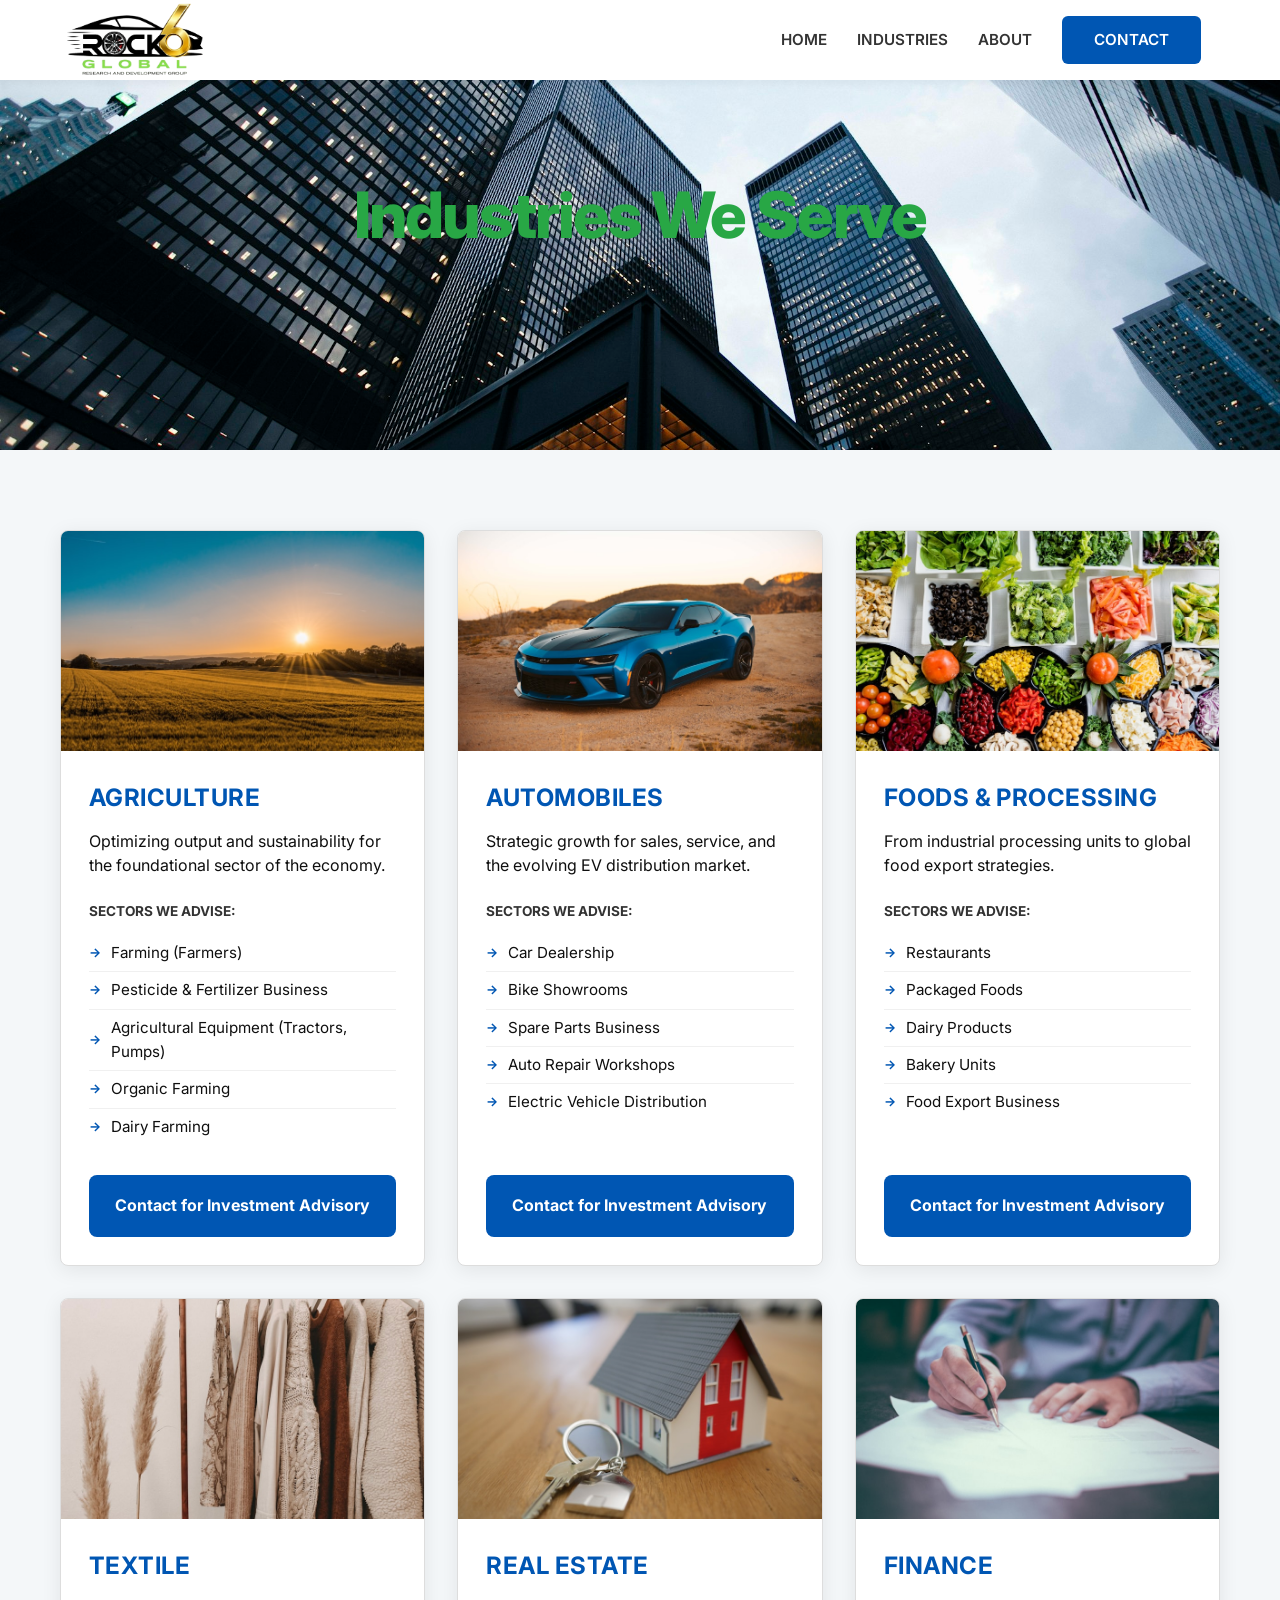
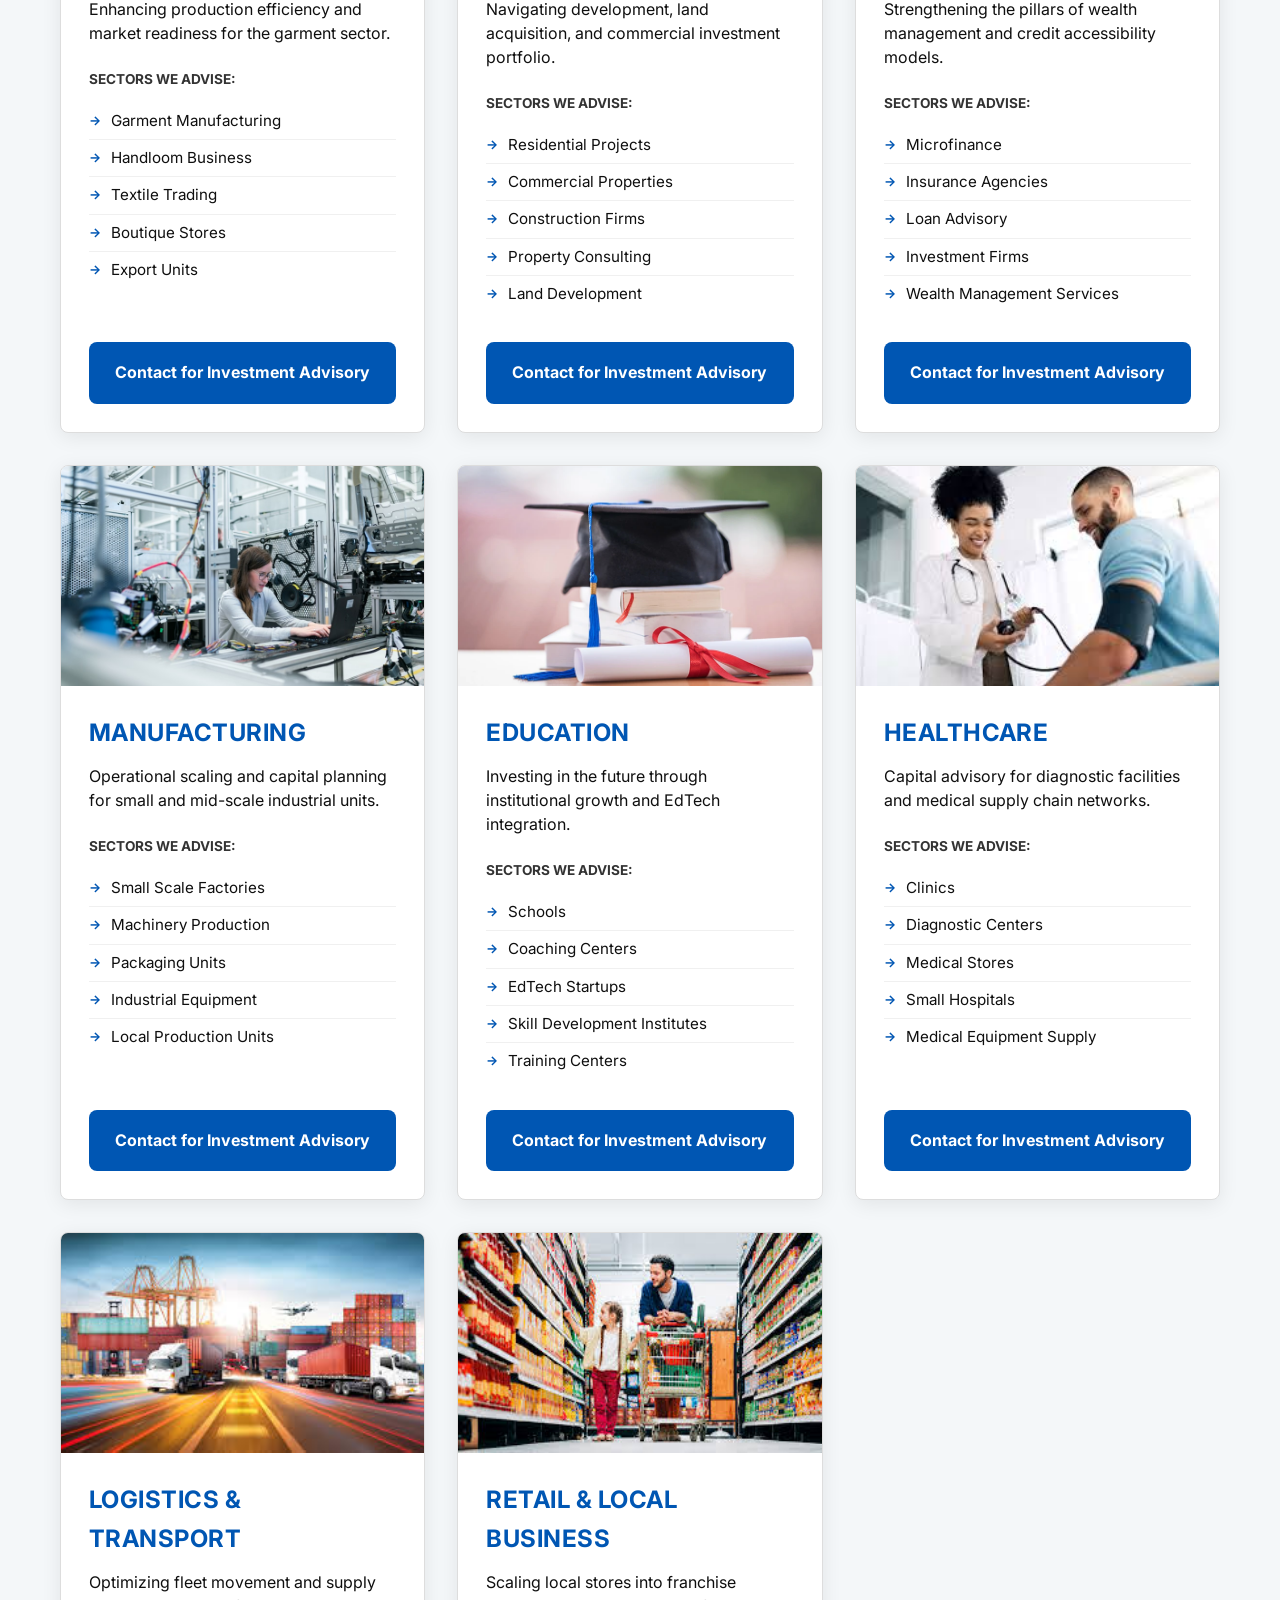
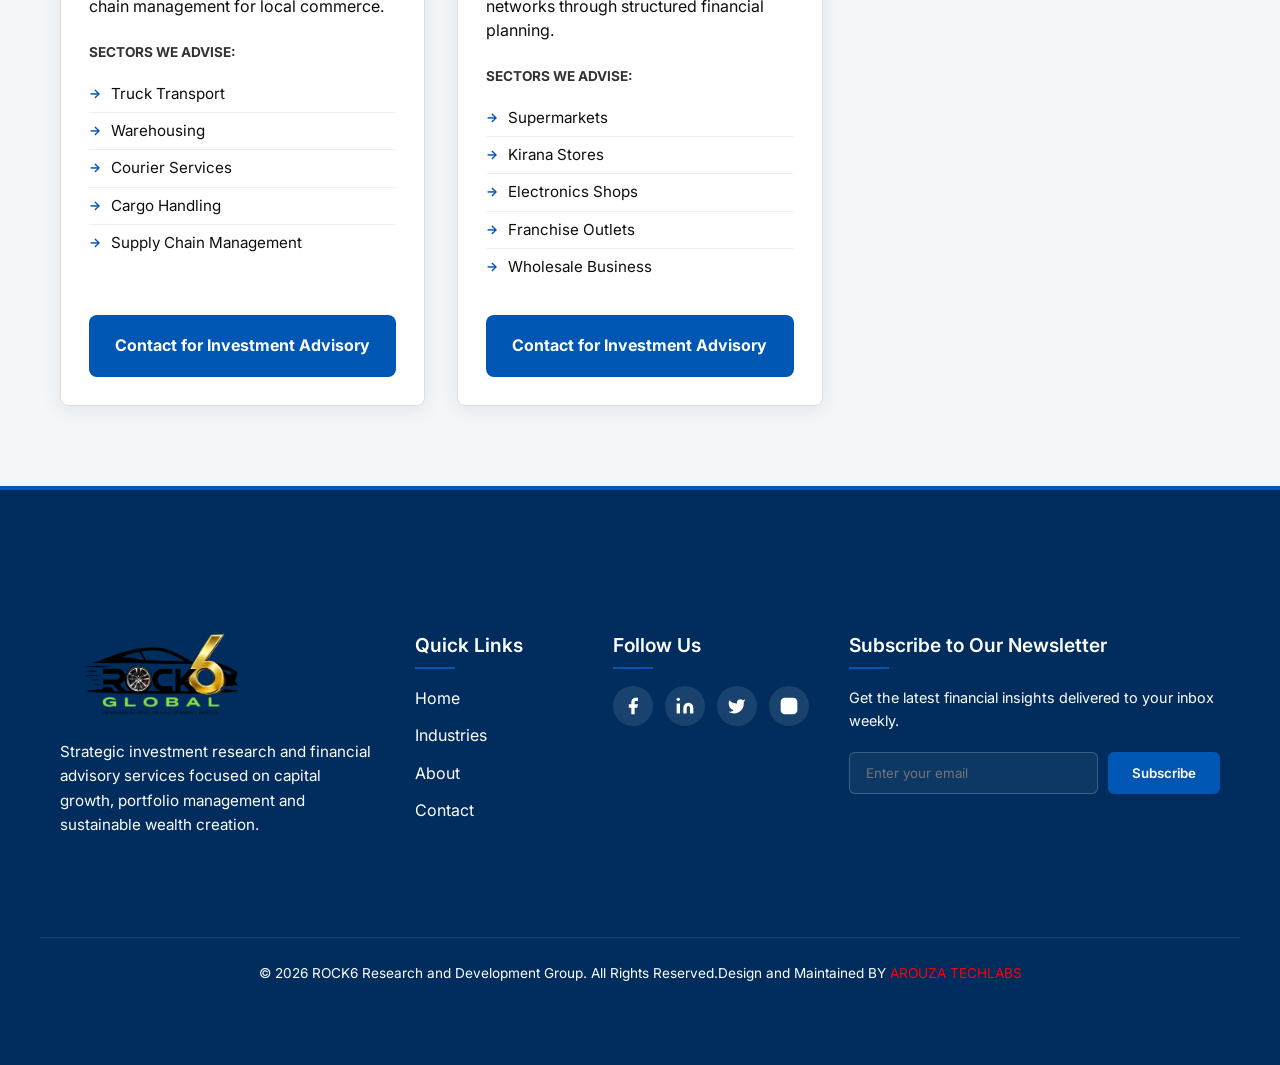
<file: industry.html>
<!doctype html>
<html lang="en">
  <head>
    <meta charset="UTF-8" />
    <meta name="viewport" content="width=device-width, initial-scale=1.0" />

    <!-- SEO Optimization -->
    <title>Industries We Serve | ROCK6 Research and Development Group</title>
    <meta
      name="description"
      content="Explore the industries served by ROCK6 Research and Development Group including agriculture, automobiles, food processing, textile, real estate, finance, manufacturing and other local business sectors."
    />
    <meta
      name="keywords"
      content="investment advisory for industries, agriculture finance consulting, SME financial advisory, local industry investment support, portfolio strategy for businesses, capital growth consulting"
    />
    <link rel="stylesheet" href="./nav.css" />

    <!-- Google Fonts -->
    <link rel="preconnect" href="https://fonts.googleapis.com" />
    <link rel="preconnect" href="https://fonts.gstatic.com" crossorigin />
    <link
      href="https://fonts.googleapis.com/css2?family=Inter:wght@300;400;500;600;700&display=swap"
      rel="stylesheet"
    />
    <link rel="stylesheet" href="./footer.css" />
    <style>
      :root {
        --primary-blue: #0056b3;
        --primary-dark: #003d80;
        --accent-red: #dc3545;
        --success-green: #28a745;
        --bg-light: #f4f7f9;
        --white: #ffffff;
        --text-main: #333333;
        --text-muted: #0f0f0f;
        --border-color: #dddddd;
        --shadow-soft: 0 4px 20px rgba(0, 0, 0, 0.08);
        --shadow-hover: 0 12px 30px rgba(0, 0, 0, 0.15);
        --radius: 8px;
        --transition: all 0.3s cubic-bezier(0.25, 0.8, 0.25, 1);
      }

      * {
        box-sizing: border-box;
        margin: 0;
        padding: 0;
      }

      body {
        font-family: "Inter", sans-serif;
        background-color: var(--bg-light);
        color: var(--text-main);
        line-height: 1.6;
        -webkit-font-smoothing: antialiased;
        overflow-x: hidden;
      }

      /* Hero Section with Image Background */
      .hero {
        position: relative;
        background-image: url("./assets/herooo.webp");
        background-size: cover;
        background-position: center;
        color: var(--white);
        padding: 100px 20px;
        text-align: center;
        min-height: 50vh;
        display: flex;
        align-items: center;
        justify-content: center;
      }

      /* Hero Overlay for Readability */
      .hero::before {
        content: "";
        position: absolute;
        top: 0;
        left: 0;
        width: 100%;
        height: 100%;
        /* background: linear-gradient(
          135deg,
          rgba(0, 40, 80, 0.9) 0%,
          rgba(0, 86, 179, 0.7) 100%
        ); */
        z-index: 1;
      }

      .hero-content {
        position: relative;
        z-index: 2;
        max-width: 900px;
        width: 100%;
        padding: 0 10px;
      }

      .hero h1 {
        font-size: clamp(2.25rem, 10vw, 4rem);
        font-weight: 800;
        margin-bottom: 20px;
        letter-spacing: -0.03em;
        line-height: 1.1;
        color: var(--success-green);
      }

      .hero p {
        font-size: clamp(1.1rem, 4.5vw, 1.4rem);
        opacity: 0.95;
        margin: 0 auto;
        font-weight: 400;
        max-width: 700px;
        text-shadow: 0 2px 4px rgba(0, 0, 0, 0.2);
        color: var(--bg-light);
      }

      /* Container */
      .container {
        width: 100%;
        max-width: 1240px;
        margin: 0 auto;
        /* Improved mobile padding to prevent edge touching */
        padding: 40px 20px;
      }

      /* Grid Layout - Mobile First */
      .industries-grid {
        display: grid;
        grid-template-columns: 1fr;
        gap: 28px;
      }

      /* Industry Card */
      .industry-card {
        background: var(--white);
        border-radius: var(--radius);
        overflow: hidden;
        box-shadow: var(--shadow-soft);
        display: flex;
        flex-direction: column;
        transition: var(--transition);
        border: 1px solid var(--border-color);
        opacity: 0;
        transform: translateY(30px);
      }

      .industry-card.visible {
        opacity: 1;
        transform: translateY(0);
      }

      .industry-card:hover {
        transform: translateY(-10px);
        box-shadow: var(--shadow-hover);
        border-color: var(--primary-blue);
      }

      /* Card Image Wrapper */
      .img-wrapper {
        width: 100%;
        height: 220px;
        overflow: hidden;
        background-color: #f0f0f0;
        position: relative;
      }

      .industry-img {
        width: 100%;
        height: 100%;
        object-fit: cover;
        transition: transform 0.6s ease;
      }

      .industry-card:hover .industry-img {
        transform: scale(1.08);
      }

      /* Card Content */
      .card-body {
        padding: 28px;
        flex-grow: 1;
        display: flex;
        flex-direction: column;
      }

      .industry-card h2 {
        font-size: 1.5rem;
        color: var(--primary-blue);
        margin-bottom: 12px;
        text-transform: uppercase;
        letter-spacing: 0.02em;
        font-weight: 700;
      }

      .industry-card .description {
        font-size: 1rem;
        color: var(--text-muted);
        margin-bottom: 24px;
        line-height: 1.5;
      }

      .sub-business-header {
        font-weight: 700;
        font-size: 0.85rem;
        color: var(--text-main);
        margin-bottom: 12px;
        text-transform: uppercase;
        display: flex;
        align-items: center;
        gap: 8px;
      }

      .sub-business-list {
        list-style: none;
        margin-bottom: 30px;
        flex-grow: 1;
      }

      .sub-business-list li {
        font-size: 0.95rem;
        padding: 6px 0;
        color: var(--text-muted);
        display: flex;
        align-items: center;
        border-bottom: 1px solid #f0f0f0;
      }

      .sub-business-list li:last-child {
        border-bottom: none;
      }

      .sub-business-list li::before {
        content: "→";
        color: var(--primary-blue);
        font-weight: bold;
        margin-right: 10px;
        font-size: 0.8rem;
      }

      /* Action Button */
      .btn-advisory {
        display: block;
        width: 100%;
        padding: 16px;
        background-color: var(--primary-blue);
        color: var(--white);
        text-align: center;
        text-decoration: none;
        font-weight: 700;
        border-radius: var(--radius);
        transition: var(--transition);
        font-size: 1rem;
        margin-top: auto;
        border: 2px solid transparent;
      }

      .btn-advisory:hover {
        background-color: var(--primary-dark);
        box-shadow: 0 6px 15px rgba(0, 86, 179, 0.25);
      }

      .btn-advisory:active {
        transform: scale(0.98);
      }

      /* Responsive Breakpoints */
      @media (min-width: 768px) {
        .industries-grid {
          grid-template-columns: repeat(2, 1fr);
          gap: 32px;
        }
        .container {
          padding: 80px 40px;
        }
        .hero {
          padding: 120px 20px;
        }
      }

      @media (min-width: 1024px) {
        .industries-grid {
          grid-template-columns: repeat(3, 1fr);
        }
      }

      @media (min-width: 1440px) {
        .industries-grid {
          grid-template-columns: repeat(4, 1fr);
        }
      }

      /* Mobile specific fixes for small screens */
      @media (max-width: 380px) {
        .hero h1 {
          font-size: 1.8rem;
        }
        .card-body {
          padding: 20px;
        }
      }
    </style>
  </head>
  <body>
    <header>
      <nav class="navbar">
        <div class="logo-container">
          <img
            src="./assets/rocklogo.webp"
            alt="ROCK6 Research and Development Group Logo"
            class="nav-logo"
          />
        </div>

        <ul class="nav-menu">
          <li class="nav-item">
            <a href="./index.html" class="nav-link">HOME</a>
          </li>
          <li class="nav-item">
            <a href="./industry.html" class="nav-link">INDUSTRIES</a>
          </li>
          <li class="nav-item">
            <a href="./about.html" class="nav-link">ABOUT</a>
          </li>
          <li class="nav-item">
            <a href="./contact.html" class="nav-link btn-contact">CONTACT</a>
          </li>
        </ul>

        <div class="hamburger">
          <span class="bar"></span>
          <span class="bar"></span>
          <span class="bar"></span>
        </div>
      </nav>
    </header>
    <!-- Hero Section -->
    <header class="hero">
      <div class="hero-content">
        <h1 class="reveal">Industries We Serve</h1>
        <!-- <p class="reveal">
          Strategic Investment & Financial Advisory Across Diverse Business
          Sectors to Foster Resilience and Global Growth.
        </p> -->
      </div>
    </header>

    <!-- Main Content -->
    <main class="container">
      <section class="industries-grid" id="industriesGrid">
        <!-- Card items remain identical in structure, updated description and styles -->

        <!-- 1. AGRICULTURE -->
        <article class="industry-card">
          <div class="img-wrapper">
            <img
              src=""
              alt="Agriculture and farming industry"
              class="industry-img"
              loading="lazy"
            />
          </div>
          <div class="card-body">
            <h2>Agriculture</h2>
            <p class="description">
              Optimizing output and sustainability for the foundational sector
              of the economy.
            </p>
            <p class="sub-business-header">Sectors We Advise:</p>
            <ul class="sub-business-list">
              <li>Farming (Farmers)</li>
              <li>Pesticide & Fertilizer Business</li>
              <li>Agricultural Equipment (Tractors, Pumps)</li>
              <li>Organic Farming</li>
              <li>Dairy Farming</li>
            </ul>
            <a href="contact.html" class="btn-advisory"
              >Contact for Investment Advisory</a
            >
          </div>
        </article>

        <!-- 2. AUTOMOBILES -->
        <article class="industry-card">
          <div class="img-wrapper">
            <img
              src=""
              alt="Automobile industry and showrooms"
              class="industry-img"
              loading="lazy"
            />
          </div>
          <div class="card-body">
            <h2>Automobiles</h2>
            <p class="description">
              Strategic growth for sales, service, and the evolving EV
              distribution market.
            </p>
            <p class="sub-business-header">Sectors We Advise:</p>
            <ul class="sub-business-list">
              <li>Car Dealership</li>
              <li>Bike Showrooms</li>
              <li>Spare Parts Business</li>
              <li>Auto Repair Workshops</li>
              <li>Electric Vehicle Distribution</li>
            </ul>
            <a href="contact.html" class="btn-advisory"
              >Contact for Investment Advisory</a
            >
          </div>
        </article>

        <!-- 3. FOODS & FOOD PROCESSING -->
        <article class="industry-card">
          <div class="img-wrapper">
            <img
              src=""
              alt="Food processing and restaurants"
              class="industry-img"
              loading="lazy"
            />
          </div>
          <div class="card-body">
            <h2>Foods & Processing</h2>
            <p class="description">
              From industrial processing units to global food export strategies.
            </p>
            <p class="sub-business-header">Sectors We Advise:</p>
            <ul class="sub-business-list">
              <li>Restaurants</li>
              <li>Packaged Foods</li>
              <li>Dairy Products</li>
              <li>Bakery Units</li>
              <li>Food Export Business</li>
            </ul>
            <a href="contact.html" class="btn-advisory"
              >Contact for Investment Advisory</a
            >
          </div>
        </article>

        <!-- 4. TEXTILE -->
        <article class="industry-card">
          <div class="img-wrapper">
            <img
              src=""
              alt="Textile and garment manufacturing"
              class="industry-img"
              loading="lazy"
            />
          </div>
          <div class="card-body">
            <h2>Textile</h2>
            <p class="description">
              Enhancing production efficiency and market readiness for the
              garment sector.
            </p>
            <p class="sub-business-header">Sectors We Advise:</p>
            <ul class="sub-business-list">
              <li>Garment Manufacturing</li>
              <li>Handloom Business</li>
              <li>Textile Trading</li>
              <li>Boutique Stores</li>
              <li>Export Units</li>
            </ul>
            <a href="contact.html" class="btn-advisory"
              >Contact for Investment Advisory</a
            >
          </div>
        </article>

        <!-- 5. REAL ESTATE -->
        <article class="industry-card">
          <div class="img-wrapper">
            <img
              src=""
              alt="Real estate and construction"
              class="industry-img"
              loading="lazy"
            />
          </div>
          <div class="card-body">
            <h2>Real Estate</h2>
            <p class="description">
              Navigating development, land acquisition, and commercial
              investment portfolio.
            </p>
            <p class="sub-business-header">Sectors We Advise:</p>
            <ul class="sub-business-list">
              <li>Residential Projects</li>
              <li>Commercial Properties</li>
              <li>Construction Firms</li>
              <li>Property Consulting</li>
              <li>Land Development</li>
            </ul>
            <a href="contact.html" class="btn-advisory"
              >Contact for Investment Advisory</a
            >
          </div>
        </article>

        <!-- 6. FINANCE -->
        <article class="industry-card">
          <div class="img-wrapper">
            <img
              src=""
              alt="Financial services and wealth management"
              class="industry-img"
              loading="lazy"
            />
          </div>
          <div class="card-body">
            <h2>Finance</h2>
            <p class="description">
              Strengthening the pillars of wealth management and credit
              accessibility models.
            </p>
            <p class="sub-business-header">Sectors We Advise:</p>
            <ul class="sub-business-list">
              <li>Microfinance</li>
              <li>Insurance Agencies</li>
              <li>Loan Advisory</li>
              <li>Investment Firms</li>
              <li>Wealth Management Services</li>
            </ul>
            <a href="contact.html" class="btn-advisory"
              >Contact for Investment Advisory</a
            >
          </div>
        </article>

        <!-- 7. MANUFACTURING -->
        <article class="industry-card">
          <div class="img-wrapper">
            <img
              src=""
              alt="Manufacturing and industrial units"
              class="industry-img"
              loading="lazy"
            />
          </div>
          <div class="card-body">
            <h2>Manufacturing</h2>
            <p class="description">
              Operational scaling and capital planning for small and mid-scale
              industrial units.
            </p>
            <p class="sub-business-header">Sectors We Advise:</p>
            <ul class="sub-business-list">
              <li>Small Scale Factories</li>
              <li>Machinery Production</li>
              <li>Packaging Units</li>
              <li>Industrial Equipment</li>
              <li>Local Production Units</li>
            </ul>
            <a href="contact.html" class="btn-advisory"
              >Contact for Investment Advisory</a
            >
          </div>
        </article>

        <!-- 8. EDUCATION -->
        <article class="industry-card">
          <div class="img-wrapper">
            <img
              src=""
              alt="Education and EdTech"
              class="industry-img"
              loading="lazy"
            />
          </div>
          <div class="card-body">
            <h2>Education</h2>
            <p class="description">
              Investing in the future through institutional growth and EdTech
              integration.
            </p>
            <p class="sub-business-header">Sectors We Advise:</p>
            <ul class="sub-business-list">
              <li>Schools</li>
              <li>Coaching Centers</li>
              <li>EdTech Startups</li>
              <li>Skill Development Institutes</li>
              <li>Training Centers</li>
            </ul>
            <a href="contact.html" class="btn-advisory"
              >Contact for Investment Advisory</a
            >
          </div>
        </article>

        <!-- 9. HEALTHCARE -->
        <article class="industry-card">
          <div class="img-wrapper">
            <img
              src=""
              alt="Healthcare and medical facilities"
              class="industry-img"
              loading="lazy"
            />
          </div>
          <div class="card-body">
            <h2>Healthcare</h2>
            <p class="description">
              Capital advisory for diagnostic facilities and medical supply
              chain networks.
            </p>
            <p class="sub-business-header">Sectors We Advise:</p>
            <ul class="sub-business-list">
              <li>Clinics</li>
              <li>Diagnostic Centers</li>
              <li>Medical Stores</li>
              <li>Small Hospitals</li>
              <li>Medical Equipment Supply</li>
            </ul>
            <a href="contact.html" class="btn-advisory"
              >Contact for Investment Advisory</a
            >
          </div>
        </article>

        <!-- 10. LOGISTICS & TRANSPORT -->
        <article class="industry-card">
          <div class="img-wrapper">
            <img
              src=""
              alt="Logistics and supply chain"
              class="industry-img"
              loading="lazy"
            />
          </div>
          <div class="card-body">
            <h2>Logistics & Transport</h2>
            <p class="description">
              Optimizing fleet movement and supply chain management for local
              commerce.
            </p>
            <p class="sub-business-header">Sectors We Advise:</p>
            <ul class="sub-business-list">
              <li>Truck Transport</li>
              <li>Warehousing</li>
              <li>Courier Services</li>
              <li>Cargo Handling</li>
              <li>Supply Chain Management</li>
            </ul>
            <a href="contact.html" class="btn-advisory"
              >Contact for Investment Advisory</a
            >
          </div>
        </article>

        <!-- 11. RETAIL & LOCAL BUSINESS -->
        <article class="industry-card">
          <div class="img-wrapper">
            <img
              src=""
              alt="Retail and supermarkets"
              class="industry-img"
              loading="lazy"
            />
          </div>
          <div class="card-body">
            <h2>Retail & Local Business</h2>
            <p class="description">
              Scaling local stores into franchise networks through structured
              financial planning.
            </p>
            <p class="sub-business-header">Sectors We Advise:</p>
            <ul class="sub-business-list">
              <li>Supermarkets</li>
              <li>Kirana Stores</li>
              <li>Electronics Shops</li>
              <li>Franchise Outlets</li>
              <li>Wholesale Business</li>
            </ul>
            <a href="contact.html" class="btn-advisory"
              >Contact for Investment Advisory</a
            >
          </div>
        </article>
      </section>
    </main>
    <footer>
      <div class="footer-container">
        <!-- 1. Company Section -->
        <div class="company-section">
          <img
            src="./assets/rocklogo.webp"
            alt="ROCK6 Research and Development Group Logo"
            class="footer-logo"
          />
          <p class="company-desc">
            Strategic investment research and financial advisory services
            focused on capital growth, portfolio management and sustainable
            wealth creation.
          </p>
        </div>

        <!-- 2. Quick Links Section -->
        <div class="links-section">
          <h3 class="footer-heading">Quick Links</h3>
          <ul class="links-list">
            <li><a href="./about.html">Home</a></li>
            <li><a href="./industry.html">Industries</a></li>
            <li><a href="./about.html">About</a></li>
            <li><a href="./contact.html">Contact</a></li>
          </ul>
        </div>

        <!-- 3. Social Media Section -->
        <div class="social-section">
          <h3 class="footer-heading">Follow Us</h3>
          <div class="social-icons">
            <!-- Facebook -->
            <a href="#" class="social-btn" aria-label="Facebook">
              <svg viewBox="0 0 24 24">
                <path
                  d="M18 2h-3a5 5 0 0 0-5 5v3H7v4h3v8h4v-8h3l1-4h-4V7a1 1 0 0 1 1-1h3z"
                ></path>
              </svg>
            </a>
            <!-- LinkedIn -->
            <a href="#" class="social-btn" aria-label="LinkedIn">
              <svg viewBox="0 0 24 24">
                <path
                  d="M16 8a6 6 0 0 1 6 6v7h-4v-7a2 2 0 0 0-2-2 2 2 0 0 0-2 2v7h-4v-7a6 6 0 0 1 6-6zM2 9h4v12H2z"
                ></path>
                <circle cx="4" cy="4" r="2"></circle>
              </svg>
            </a>
            <!-- Twitter (X) -->
            <a href="#" class="social-btn" aria-label="Twitter">
              <svg viewBox="0 0 24 24">
                <path
                  d="M22 4s-.7 2.1-2 3.4c1.6 10-9.4 17.3-18 11.6 2.2.1 4.4-.6 6-2C3 15.5.5 9.6 3 5c2.2 2.6 5.6 4.1 9 4-.9-4.2 4-6.6 7-3.8 1.1 0 3-1.2 3-1.2z"
                ></path>
              </svg>
            </a>
            <!-- Instagram -->
            <a href="#" class="social-btn" aria-label="Instagram">
              <svg viewBox="0 0 24 24">
                <rect x="2" y="2" width="20" height="20" rx="5" ry="5"></rect>
                <path
                  d="M16 11.37A4 4 0 1 1 12.63 8 4 4 0 0 1 16 11.37z"
                ></path>
                <line x1="17.5" y1="6.5" x2="17.51" y2="6.5"></line>
              </svg>
            </a>
          </div>
        </div>

        <!-- 4. Newsletter Subscription Section -->
        <div class="newsletter-section">
          <h3 class="footer-heading">Subscribe to Our Newsletter</h3>
          <p>
            Get the latest financial insights delivered to your inbox weekly.
          </p>
          <form id="newsletterForm" class="newsletter-form">
            <input
              type="email"
              id="emailInput"
              placeholder="Enter your email"
              required
              aria-label="Email address"
            />
            <button type="submit">Subscribe</button>
          </form>
          <div id="success-message">
            ✓ Subscription successful! Welcome to ROCK6.
          </div>
        </div>
      </div>

      <div class="footer-bottom">
        &copy; <span id="year"></span> ROCK6 Research and Development Group. All
        Rights Reserved.Design and Maintained BY
        <a
          href="./https://arouzatechlabs.in/"
          style="text-decoration: none; color: red"
          >AROUZA TECHLABS</a
        >
      </div>
    </footer>
    <script>
      const hamburger = document.querySelector(".hamburger");
      const navMenu = document.querySelector(".nav-menu");
      const navLinks = document.querySelectorAll(".nav-link");
      const navbar = document.querySelector(".navbar");

      const toggleMenu = () => {
        hamburger.classList.toggle("active");
        navMenu.classList.toggle("active");

        // Toggle scroll lock on body
        if (navMenu.classList.contains("active")) {
          document.body.style.overflow = "hidden";
        } else {
          document.body.style.overflow = "auto";
        }
      };

      hamburger.addEventListener("click", toggleMenu);

      // Close menu when clicking a link
      navLinks.forEach((n) =>
        n.addEventListener("click", () => {
          if (navMenu.classList.contains("active")) {
            toggleMenu();
          }
        }),
      );

      // Dynamic shadow on scroll
      window.addEventListener("scroll", () => {
        if (window.scrollY > 50) {
          navbar.classList.add("scrolled");
        } else {
          navbar.classList.remove("scrolled");
        }
      });

      document.addEventListener("DOMContentLoaded", () => {
        const cards = document.querySelectorAll(".industry-card, .reveal");

        const observerOptions = {
          threshold: 0.1,
          rootMargin: "0px 0px -50px 0px",
        };

        const observer = new IntersectionObserver((entries, observer) => {
          entries.forEach((entry, index) => {
            if (entry.isIntersecting) {
              setTimeout(
                () => {
                  entry.target.classList.add("visible");
                },
                (index % 4) * 100,
              );
              observer.unobserve(entry.target);
            }
          });
        }, observerOptions);

        cards.forEach((card) => {
          observer.observe(card);
        });
      });

      // Background image placeholders
      document.addEventListener("DOMContentLoaded", function () {
        const industryImages = document.querySelectorAll(".industry-img");

        const placeholders = [
          "./assets/in1.webp",
          "./assets/in2.webp",
          "./assets/in3.webp",
          "./assets/in4.webp",
          "./assets/in5.webp",
          "./assets/in6.webp",
          "./assets/in7.webp",
          "./assets/in8.webp",
          "./assets/in9.webp",
          "./assets/in10.webp",
          "./assets/in11.webp",
        ];

        industryImages.forEach((img, i) => {
          if (placeholders[i]) {
            img.src = placeholders[i];
          }
        });
      });
    </script>
    <script src="./footer.js"></script>
  </body>
</html>
</file>
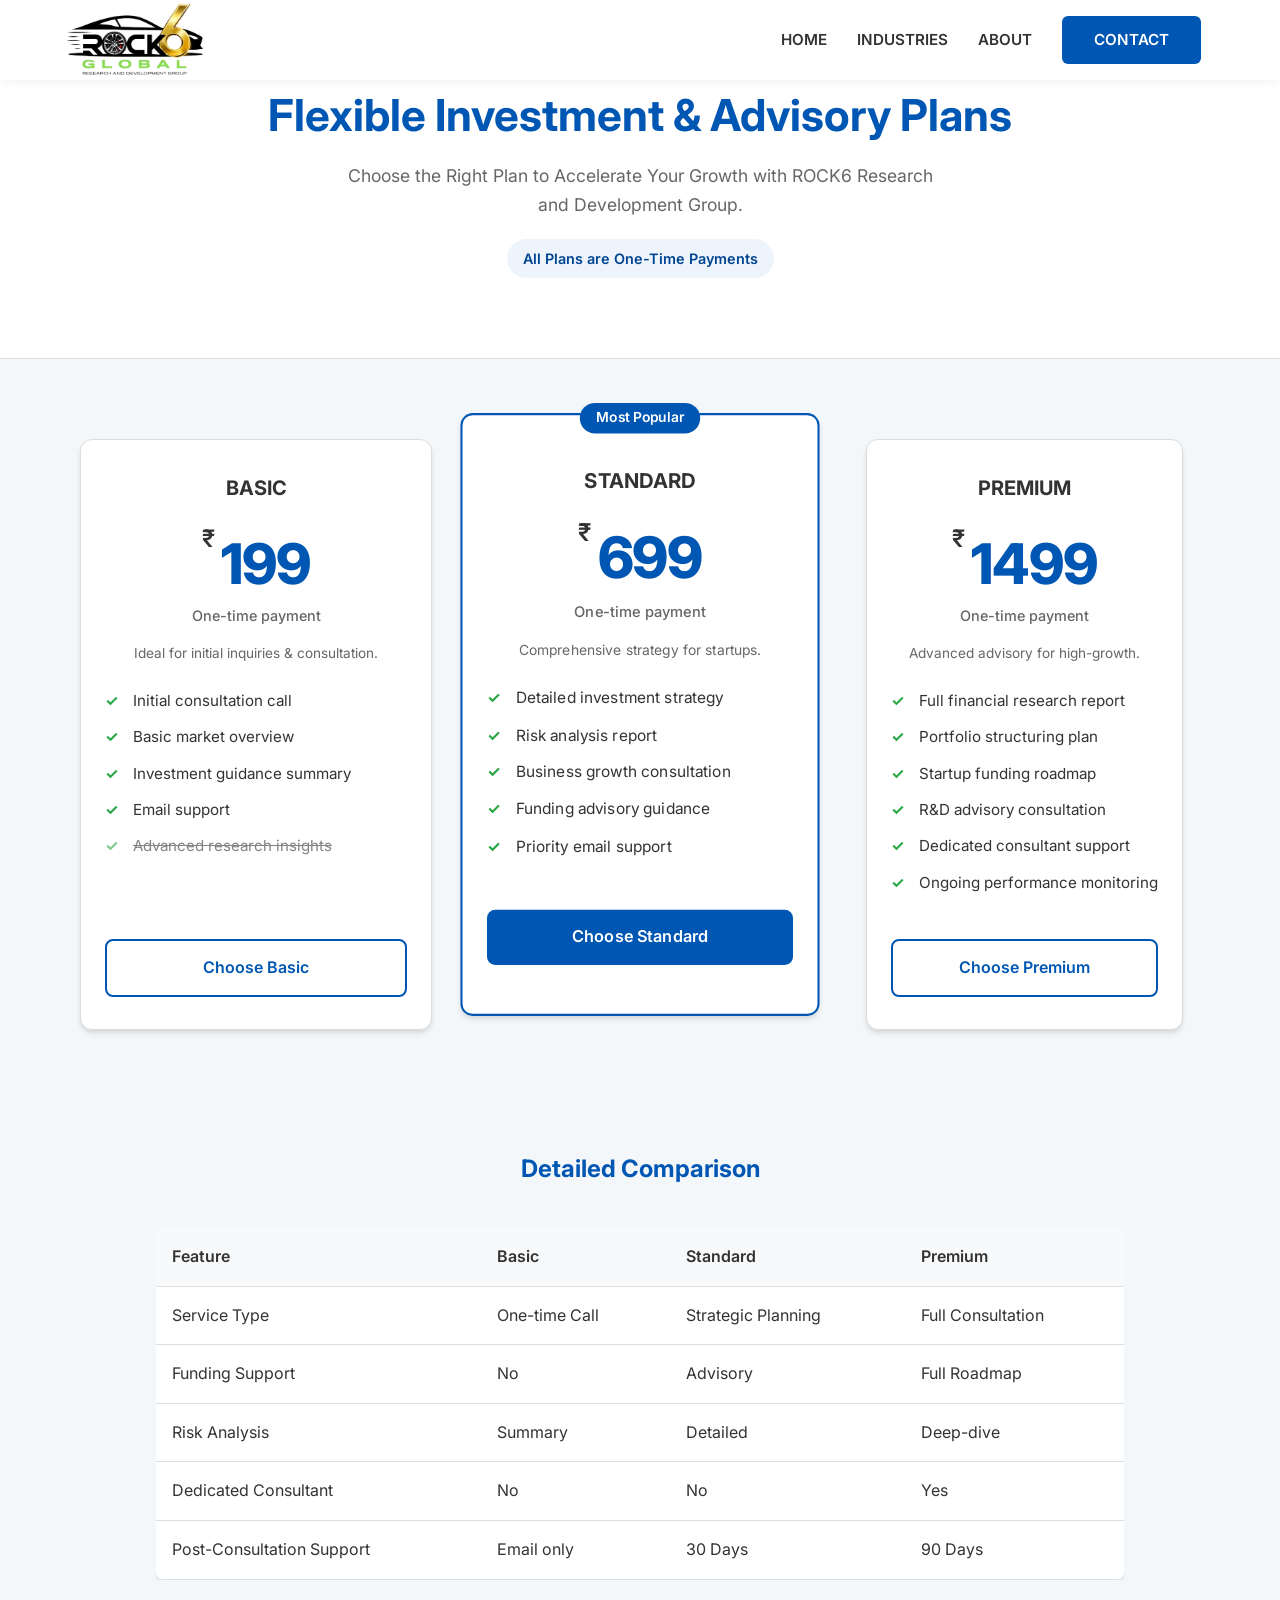
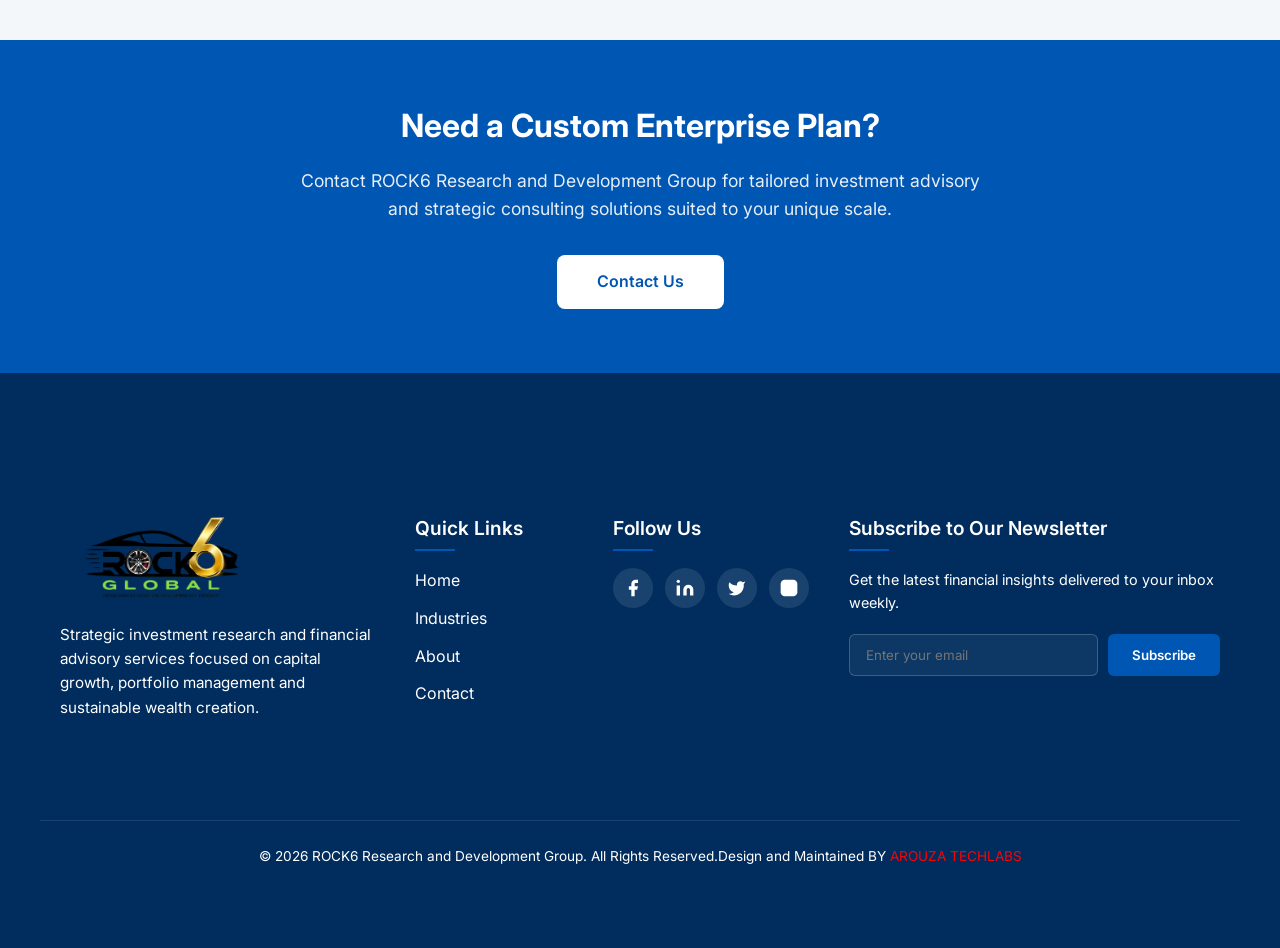
<file: pricing.html>
<!doctype html>
<html lang="en">
  <head>
    <meta charset="UTF-8" />
    <meta name="viewport" content="width=device-width, initial-scale=1.0" />
    <title>
      Investment Advisory Pricing Plans | ROCK6 Research and Development Group
    </title>
    <meta
      name="description"
      content="Choose from flexible one-time investment advisory and consulting plans including Basic, Standard and Premium packages designed for startups, SMEs and growth-focused businesses."
    />
    <meta
      name="keywords"
      content="investment advisory pricing, business consulting packages, startup funding plans, R&D consulting pricing, SME advisory subscription"
    />

    <!-- Google Fonts -->
    <link rel="preconnect" href="https://fonts.googleapis.com" />
    <link rel="preconnect" href="https://fonts.gstatic.com" crossorigin />
    <link
      href="https://fonts.googleapis.com/css2?family=Inter:wght@400;500;600;700&display=swap"
      rel="stylesheet"
    />
    <link rel="stylesheet" href="./nav.css" />
    <link rel="stylesheet" href="./footer.css" />
    <style>
      :root {
        --primary-blue: #0056b3;
        --primary-dark: #004494;
        --accent-red: #dc3545;
        --success-green: #28a745;
        --bg-light: #f4f7f9;
        --white: #ffffff;
        --text-main: #333333;
        --text-muted: #666666;
        --border-color: #dddddd;
        --card-shadow:
          0 4px 6px -1px rgba(0, 0, 0, 0.1), 0 2px 4px -1px rgba(0, 0, 0, 0.06);
        --card-shadow-hover:
          0 20px 25px -5px rgba(0, 0, 0, 0.1),
          0 10px 10px -5px rgba(0, 0, 0, 0.04);
      }

      * {
        margin: 0;
        padding: 0;
        box-sizing: border-box;
      }

      body {
        font-family: "Inter", sans-serif;
        background-color: var(--bg-light);
        color: var(--text-main);
        line-height: 1.6;
        overflow-x: hidden;
      }

      /* Hero Section */
      .hero {
        background-color: var(--white);
        padding: 60px 16px;
        text-align: center;
        border-bottom: 1px solid var(--border-color);
      }

      .hero h1 {
        color: var(--primary-blue);
        font-size: 2rem;
        font-weight: 700;
        margin-bottom: 12px;
      }

      .hero p {
        color: var(--text-muted);
        font-size: 1.1rem;
        max-width: 600px;
        margin: 0 auto;
      }

      .pricing-info {
        margin-top: 20px;
        display: inline-block;
        background: #eef4fb;
        color: var(--primary-dark);
        padding: 8px 16px;
        border-radius: 50px;
        font-size: 0.9rem;
        font-weight: 600;
      }

      /* Pricing Section */
      .pricing-section {
        padding: 40px 16px;
        max-width: 1200px;
        margin: 0 auto;
      }

      .pricing-grid {
        display: grid;
        grid-template-columns: 1fr;
        gap: 24px;
        align-items: flex-start;
        margin-top: 20px;
      }

      .card {
        background: var(--white);
        border-radius: 12px;
        padding: 32px 24px;
        border: 1px solid var(--border-color);
        box-shadow: var(--card-shadow);
        transition:
          transform 0.3s ease,
          box-shadow 0.3s ease;
        position: relative;
        display: flex;
        flex-direction: column;
        height: 100%;
      }

      .card:hover {
        transform: translateY(-8px);
        box-shadow: var(--card-shadow-hover);
      }

      .card.featured {
        border: 2px solid var(--primary-blue);
        transform: scale(1.02);
        z-index: 10;
      }

      .card.featured:hover {
        transform: scale(1.05) translateY(-8px);
      }

      .popular-badge {
        position: absolute;
        top: -12px;
        left: 50%;
        transform: translateX(-50%);
        background-color: var(--primary-blue);
        color: white;
        padding: 4px 16px;
        border-radius: 20px;
        font-size: 0.85rem;
        font-weight: 600;
      }

      .card-header {
        margin-bottom: 24px;
        text-align: center;
      }

      .card-title {
        font-size: 1.25rem;
        font-weight: 700;
        color: var(--text-main);
        margin-bottom: 8px;
        text-transform: uppercase;
      }

      .price-box {
        margin: 16px 0;
      }

      .currency {
        font-size: 1.5rem;
        vertical-align: top;
        font-weight: 600;
        margin-right: 2px;
      }

      .amount {
        font-size: 3.5rem;
        font-weight: 800;
        color: var(--primary-blue);
        letter-spacing: -1px;
      }

      .period {
        color: var(--text-muted);
        font-size: 0.9rem;
        display: block;
        font-weight: 500;
        margin-top: -5px;
      }

      .card-features {
        list-style: none;
        margin-bottom: 32px;
        flex-grow: 1;
      }

      .card-features li {
        margin-bottom: 12px;
        padding-left: 28px;
        position: relative;
        font-size: 0.95rem;
        color: var(--text-main);
      }

      .card-features li::before {
        content: "✓";
        position: absolute;
        left: 0;
        color: var(--success-green);
        font-weight: bold;
      }

      .btn {
        display: block;
        width: 100%;
        padding: 14px;
        border-radius: 8px;
        text-decoration: none;
        text-align: center;
        font-weight: 600;
        transition: 0.3s;
        border: none;
        cursor: pointer;
      }

      .btn-primary {
        background-color: var(--primary-blue);
        color: white;
      }

      .btn-primary:hover {
        background-color: var(--primary-dark);
      }

      .btn-outline {
        background-color: transparent;
        color: var(--primary-blue);
        border: 2px solid var(--primary-blue);
      }

      .btn-outline:hover {
        background-color: var(--primary-blue);
        color: white;
      }

      /* Comparison Section */
      .comparison-section {
        padding: 60px 16px;
        max-width: 1000px;
        margin: 0 auto;
        text-align: center;
      }

      .comparison-section h2 {
        margin-bottom: 40px;
        color: var(--primary-blue);
      }

      .comparison-table {
        width: 100%;
        border-collapse: collapse;
        background: white;
        border-radius: 8px;
        overflow: hidden;
        box-shadow: var(--card-shadow);
      }

      .comparison-table th,
      .comparison-table td {
        padding: 16px;
        border-bottom: 1px solid var(--border-color);
        text-align: left;
      }

      .comparison-table th {
        background-color: #f8f9fa;
        font-weight: 600;
      }

      /* CTA Section */
      .cta-section {
        background-color: var(--primary-blue);
        color: white;
        padding: 60px 16px;
        text-align: center;
      }

      .cta-section h2 {
        font-size: 2rem;
        margin-bottom: 16px;
      }

      .cta-section p {
        margin-bottom: 32px;
        opacity: 0.9;
        max-width: 700px;
        margin-left: auto;
        margin-right: auto;
      }

      .btn-cta {
        background-color: white;
        color: var(--primary-blue);
        display: inline-block;
        width: auto;
        padding: 14px 40px;
      }

      .btn-cta:hover {
        background-color: #f0f0f0;
        transform: scale(1.05);
      }

      /* Responsive Breakpoints */
      @media (min-width: 768px) {
        .hero {
          padding: 80px 40px;
        }
        .hero h1 {
          font-size: 2.75rem;
        }
        .pricing-grid {
          grid-template-columns: repeat(2, 1fr);
          gap: 32px;
        }
        .pricing-grid .card:last-child {
          grid-column: span 2;
          max-width: 50%;
          margin: 0 auto;
        }
      }

      @media (min-width: 1024px) {
        .pricing-section {
          padding: 60px 40px;
        }
        .pricing-grid {
          grid-template-columns: repeat(3, 1fr);
        }
        .pricing-grid .card:last-child {
          grid-column: span 1;
          max-width: 100%;
        }
        .card.featured {
          margin-top: -20px;
          margin-bottom: -20px;
          padding-top: 48px;
          padding-bottom: 48px;
        }
      }
    </style>
  </head>
  <body>
    <header>
      <nav class="navbar">
        <div class="logo-container">
          <img
            src="./assets/rocklogo.webp"
            alt="ROCK6 Research and Development Group Logo"
            class="nav-logo"
          />
        </div>

        <ul class="nav-menu">
          <li class="nav-item">
            <a href="./index.html" class="nav-link">HOME</a>
          </li>
          <li class="nav-item">
            <a href="./industry.html" class="nav-link">INDUSTRIES</a>
          </li>
          <li class="nav-item">
            <a href="./about.html" class="nav-link">ABOUT</a>
          </li>
          <li class="nav-item">
            <a href="./contact.html" class="nav-link btn-contact">CONTACT</a>
          </li>
        </ul>

        <div class="hamburger">
          <span class="bar"></span>
          <span class="bar"></span>
          <span class="bar"></span>
        </div>
      </nav>
    </header>
    <main>
      <!-- HERO SECTION -->
      <section class="hero">
        <h1>Flexible Investment & Advisory Plans</h1>
        <p>
          Choose the Right Plan to Accelerate Your Growth with ROCK6 Research
          and Development Group.
        </p>
        <div class="pricing-info">All Plans are One-Time Payments</div>
      </section>

      <!-- PRICING CARDS SECTION -->
      <section class="pricing-section">
        <div class="pricing-grid">
          <!-- BASIC CARD -->
          <article class="card">
            <div class="card-header">
              <h2 class="card-title">Basic</h2>
              <div class="price-box">
                <span class="currency">₹</span>
                <span class="amount">199</span>
                <span class="period">One-time payment</span>
              </div>
              <p style="color: var(--text-muted); font-size: 0.85rem">
                Ideal for initial inquiries & consultation.
              </p>
            </div>
            <ul class="card-features">
              <li>Initial consultation call</li>
              <li>Basic market overview</li>
              <li>Investment guidance summary</li>
              <li>Email support</li>
              <li style="opacity: 0.6; text-decoration: line-through">
                Advanced research insights
              </li>
            </ul>
            <a
              href="upi://pay?pa=cn.rakesh@axl&pn=Rakesha%20CN&am=199&cu=INR"
              class="btn btn-outline"
              >Choose Basic</a
            >
          </article>

          <!-- STANDARD CARD -->
          <article class="card featured">
            <span class="popular-badge">Most Popular</span>
            <div class="card-header">
              <h2 class="card-title">Standard</h2>
              <div class="price-box">
                <span class="currency">₹</span>
                <span class="amount">699</span>
                <span class="period">One-time payment</span>
              </div>
              <p style="color: var(--text-muted); font-size: 0.85rem">
                Comprehensive strategy for startups.
              </p>
            </div>
            <ul class="card-features">
              <li>Detailed investment strategy</li>
              <li>Risk analysis report</li>
              <li>Business growth consultation</li>
              <li>Funding advisory guidance</li>
              <li>Priority email support</li>
            </ul>
            <a
              href="upi://pay?pa=cn.rakesh@axl&pn=Rakesha%20CN&am=699&cu=INR"
              class="btn btn-primary"
              >Choose Standard</a
            >
          </article>

          <!-- PREMIUM CARD -->
          <article class="card">
            <div class="card-header">
              <h2 class="card-title">Premium</h2>
              <div class="price-box">
                <span class="currency">₹</span>
                <span class="amount">1499</span>
                <span class="period">One-time payment</span>
              </div>
              <p style="color: var(--text-muted); font-size: 0.85rem">
                Advanced advisory for high-growth.
              </p>
            </div>
            <ul class="card-features">
              <li>Full financial research report</li>
              <li>Portfolio structuring plan</li>
              <li>Startup funding roadmap</li>
              <li>R&D advisory consultation</li>
              <li>Dedicated consultant support</li>
              <li>Ongoing performance monitoring</li>
            </ul>
            <a
              href="upi://pay?pa=cn.rakesh@axl&pn=Rakesha%20CN&am=1499&cu=INR"
              class="btn btn-outline"
              >Choose Premium</a
            >
          </article>
        </div>
      </section>

      <!-- COMPARISON SECTION -->
      <section class="comparison-section">
        <h2>Detailed Comparison</h2>
        <div style="overflow-x: auto">
          <table class="comparison-table">
            <thead>
              <tr>
                <th>Feature</th>
                <th>Basic</th>
                <th>Standard</th>
                <th>Premium</th>
              </tr>
            </thead>
            <tbody>
              <tr>
                <td>Service Type</td>
                <td>One-time Call</td>
                <td>Strategic Planning</td>
                <td>Full Consultation</td>
              </tr>
              <tr>
                <td>Funding Support</td>
                <td>No</td>
                <td>Advisory</td>
                <td>Full Roadmap</td>
              </tr>
              <tr>
                <td>Risk Analysis</td>
                <td>Summary</td>
                <td>Detailed</td>
                <td>Deep-dive</td>
              </tr>
              <tr>
                <td>Dedicated Consultant</td>
                <td>No</td>
                <td>No</td>
                <td>Yes</td>
              </tr>
              <tr>
                <td>Post-Consultation Support</td>
                <td>Email only</td>
                <td>30 Days</td>
                <td>90 Days</td>
              </tr>
            </tbody>
          </table>
        </div>
      </section>

      <!-- CTA SECTION -->
      <section class="cta-section">
        <h2>Need a Custom Enterprise Plan?</h2>
        <p style="color: #ffffff">
          Contact ROCK6 Research and Development Group for tailored investment
          advisory and strategic consulting solutions suited to your unique
          scale.
        </p>
        <a href="./contact.html" class="btn btn-cta">Contact Us</a>
      </section>
    </main>
    <footer>
      <div class="footer-container">
        <!-- 1. Company Section -->
        <div class="company-section">
          <img
            src="./assets/rocklogo.webp"
            alt="ROCK6 Research and Development Group Logo"
            class="footer-logo"
          />
          <p class="company-desc">
            Strategic investment research and financial advisory services
            focused on capital growth, portfolio management and sustainable
            wealth creation.
          </p>
        </div>

        <!-- 2. Quick Links Section -->
        <div class="links-section">
          <h3 class="footer-heading">Quick Links</h3>
          <ul class="links-list">
            <li><a href="./about.html">Home</a></li>
            <li><a href="./industry.html">Industries</a></li>
            <li><a href="./about.html">About</a></li>
            <li><a href="./contact.html">Contact</a></li>
          </ul>
        </div>

        <!-- 3. Social Media Section -->
        <div class="social-section">
          <h3 class="footer-heading">Follow Us</h3>
          <div class="social-icons">
            <!-- Facebook -->
            <a href="#" class="social-btn" aria-label="Facebook">
              <svg viewBox="0 0 24 24">
                <path
                  d="M18 2h-3a5 5 0 0 0-5 5v3H7v4h3v8h4v-8h3l1-4h-4V7a1 1 0 0 1 1-1h3z"
                ></path>
              </svg>
            </a>
            <!-- LinkedIn -->
            <a href="#" class="social-btn" aria-label="LinkedIn">
              <svg viewBox="0 0 24 24">
                <path
                  d="M16 8a6 6 0 0 1 6 6v7h-4v-7a2 2 0 0 0-2-2 2 2 0 0 0-2 2v7h-4v-7a6 6 0 0 1 6-6zM2 9h4v12H2z"
                ></path>
                <circle cx="4" cy="4" r="2"></circle>
              </svg>
            </a>
            <!-- Twitter (X) -->
            <a href="#" class="social-btn" aria-label="Twitter">
              <svg viewBox="0 0 24 24">
                <path
                  d="M22 4s-.7 2.1-2 3.4c1.6 10-9.4 17.3-18 11.6 2.2.1 4.4-.6 6-2C3 15.5.5 9.6 3 5c2.2 2.6 5.6 4.1 9 4-.9-4.2 4-6.6 7-3.8 1.1 0 3-1.2 3-1.2z"
                ></path>
              </svg>
            </a>
            <!-- Instagram -->
            <a href="#" class="social-btn" aria-label="Instagram">
              <svg viewBox="0 0 24 24">
                <rect x="2" y="2" width="20" height="20" rx="5" ry="5"></rect>
                <path
                  d="M16 11.37A4 4 0 1 1 12.63 8 4 4 0 0 1 16 11.37z"
                ></path>
                <line x1="17.5" y1="6.5" x2="17.51" y2="6.5"></line>
              </svg>
            </a>
          </div>
        </div>

        <!-- 4. Newsletter Subscription Section -->
        <div class="newsletter-section">
          <h3 class="footer-heading">Subscribe to Our Newsletter</h3>
          <p>
            Get the latest financial insights delivered to your inbox weekly.
          </p>
          <form id="newsletterForm" class="newsletter-form">
            <input
              type="email"
              id="emailInput"
              placeholder="Enter your email"
              required
              aria-label="Email address"
            />
            <button type="submit">Subscribe</button>
          </form>
          <div id="success-message">
            ✓ Subscription successful! Welcome to ROCK6.
          </div>
        </div>
      </div>

      <div class="footer-bottom">
        &copy; <span id="year"></span> ROCK6 Research and Development Group. All
        Rights Reserved.Design and Maintained BY
        <a
          href="./https://arouzatechlabs.in/"
          style="text-decoration: none; color: red"
          >AROUZA TECHLABS</a
        >
      </div>
    </footer>
    <script src="./nav.js"></script>
    <script src="./footer.js"></script>
  </body>
</html>
</file>
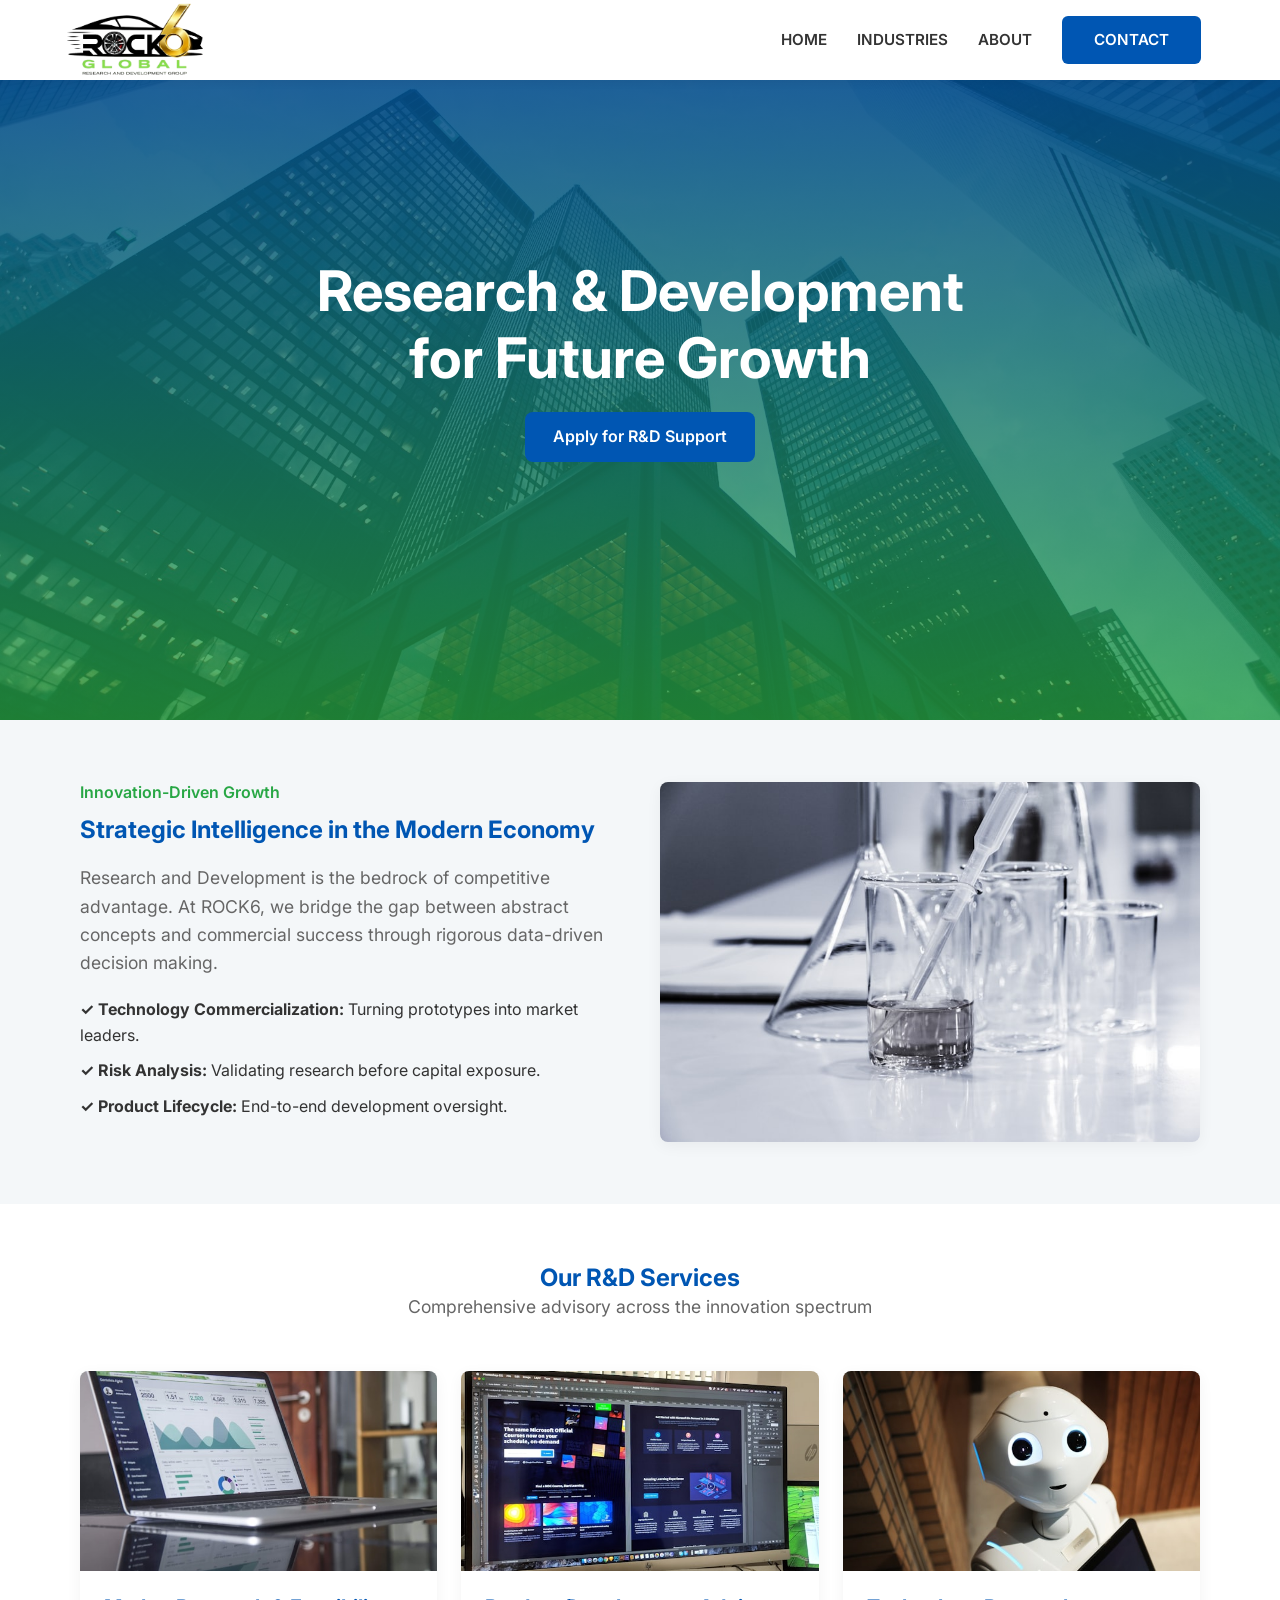
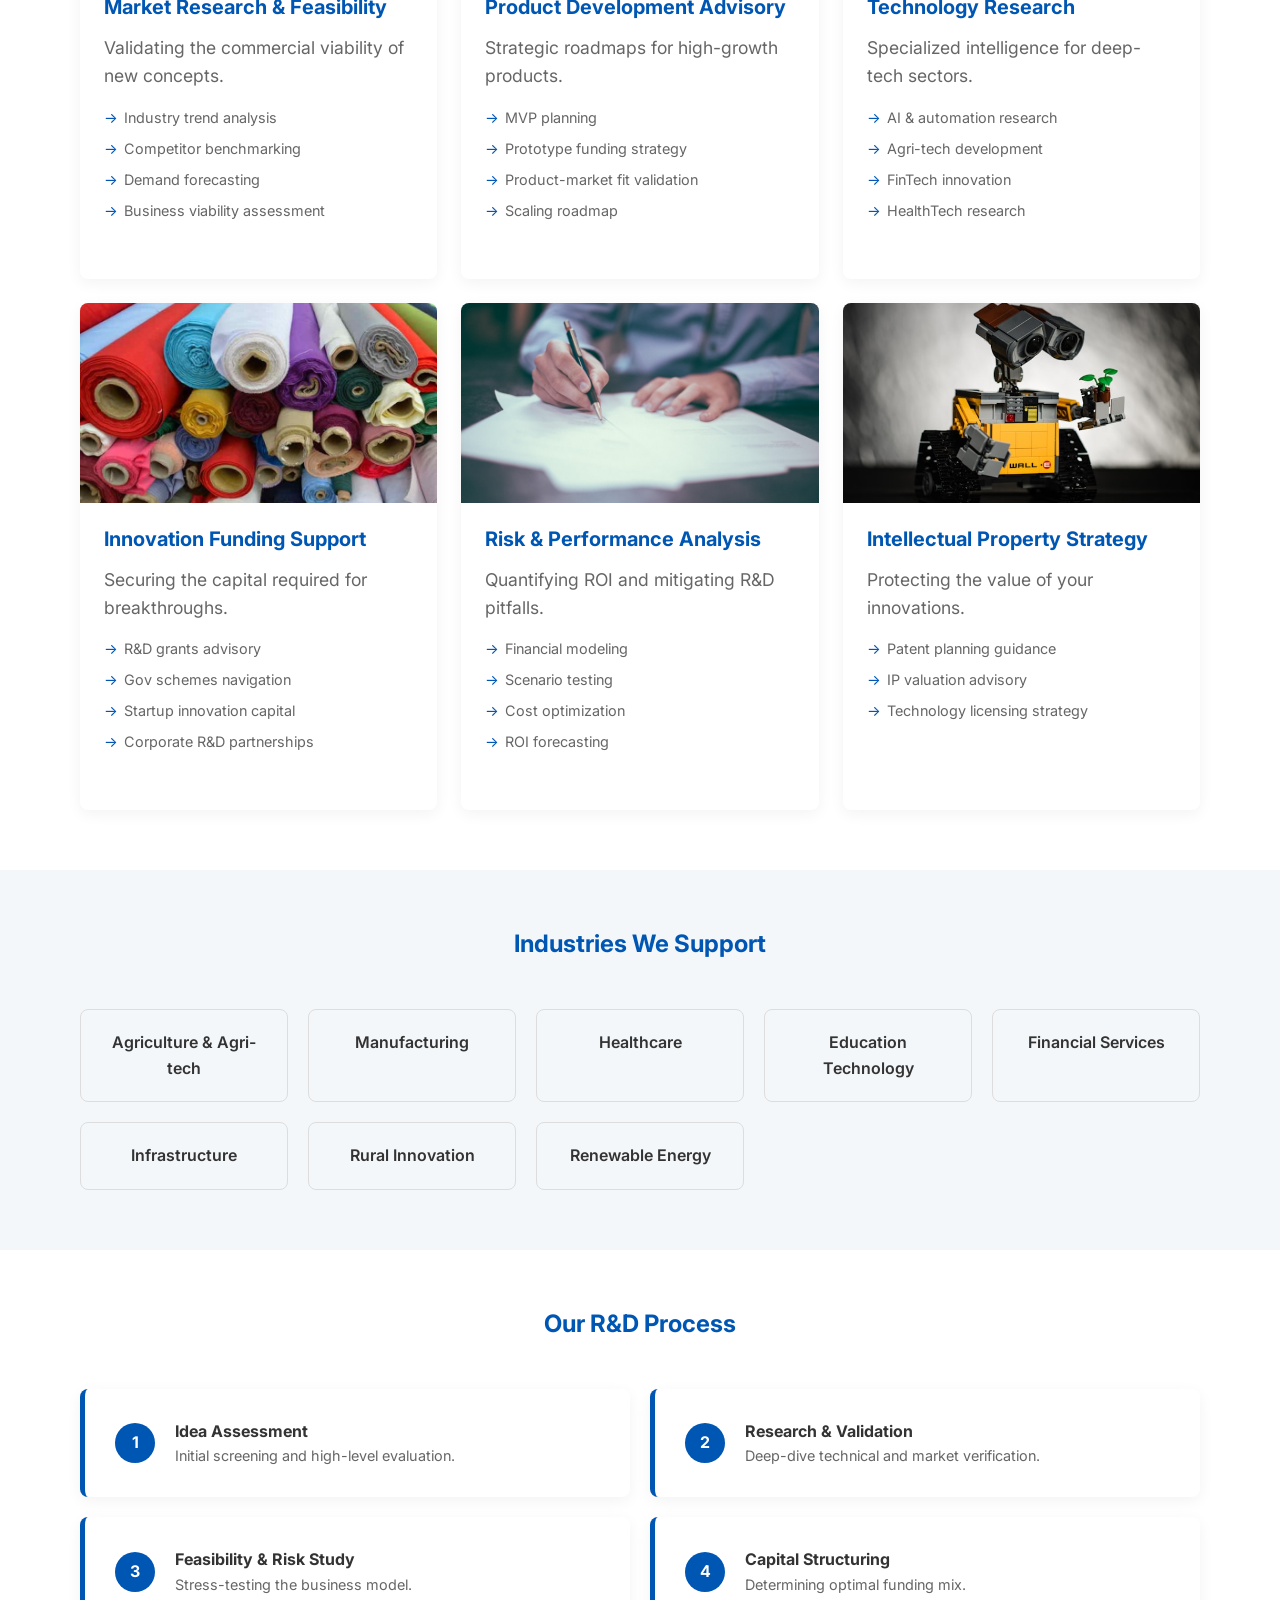
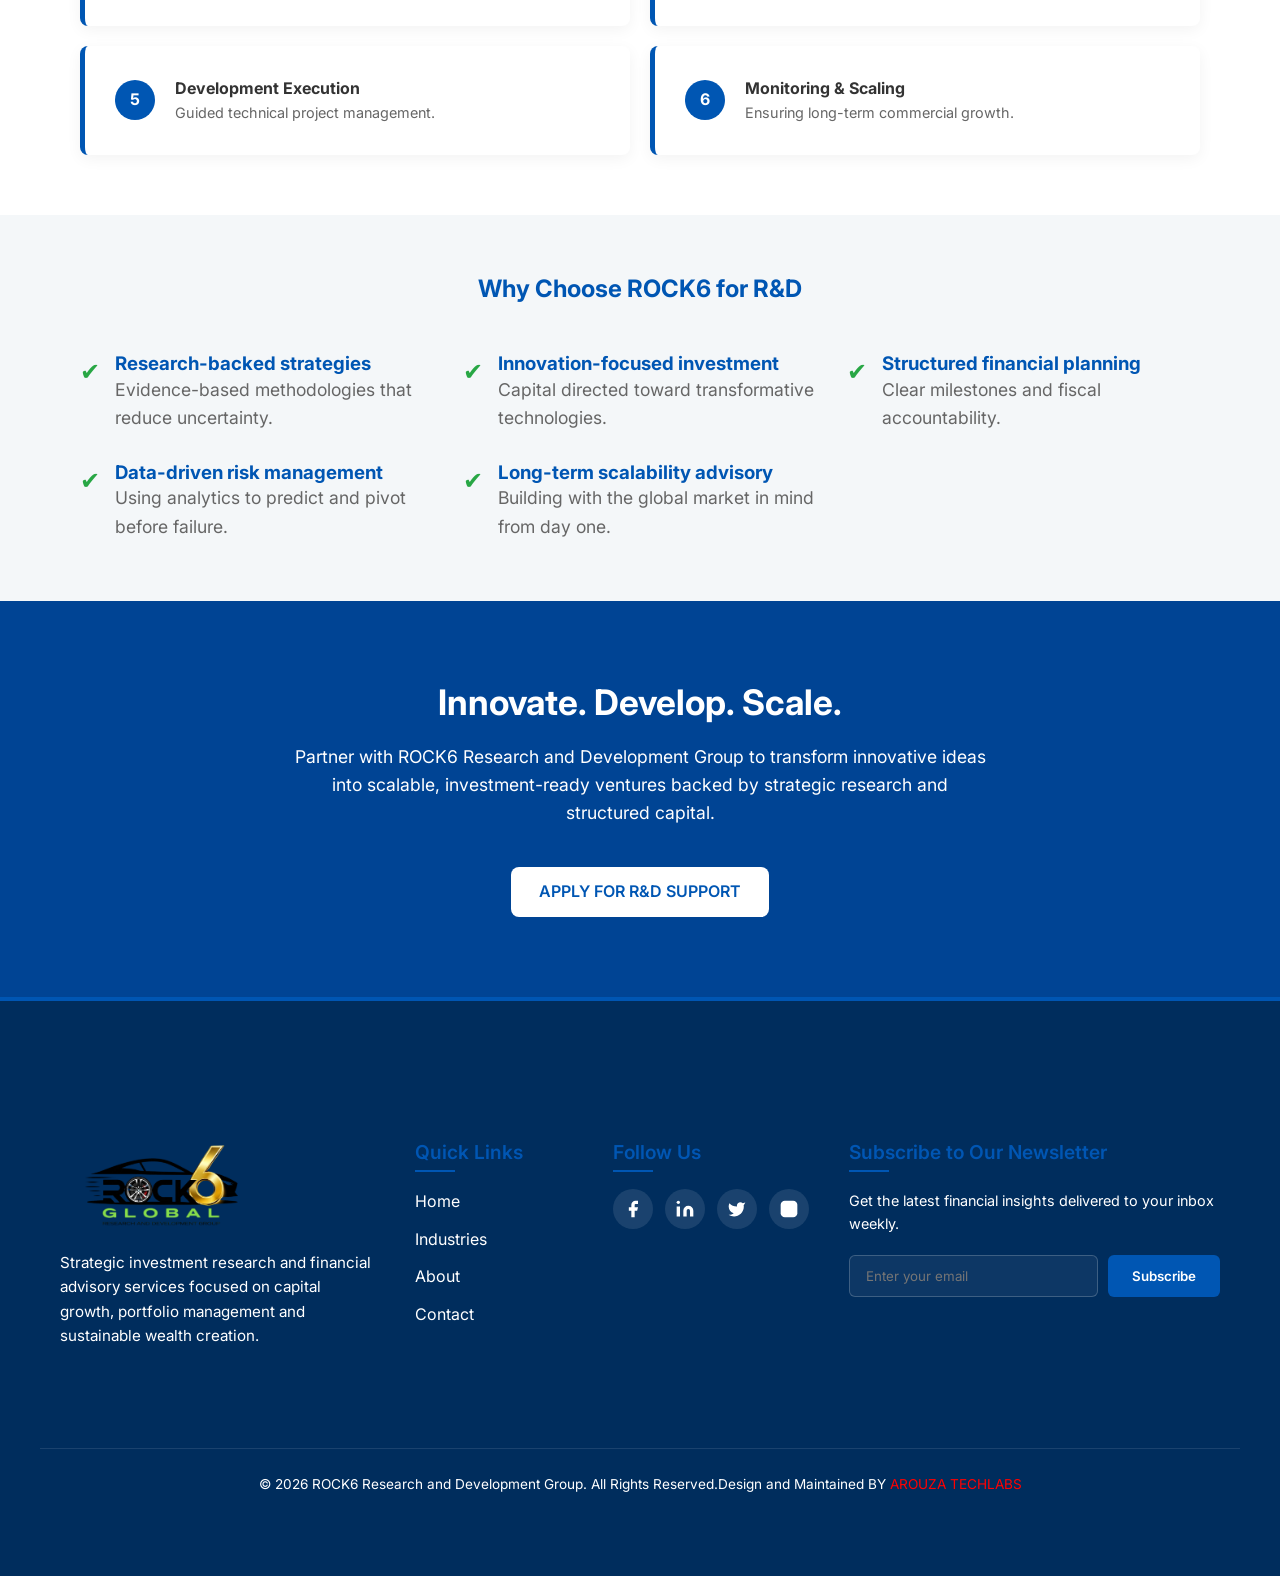
<file: rnd.htm>
<!doctype html>
<html lang="en">
  <head>
    <meta charset="UTF-8" />
    <meta name="viewport" content="width=device-width, initial-scale=1.0" />
    <title>
      Research & Development Advisory | ROCK6 Research and Development Group
    </title>
    <meta
      name="description"
      content="Strategic research and development advisory services including innovation funding, product development consulting, market research, feasibility analysis and technology investment support."
    />
    <meta
      name="keywords"
      content="research and development consulting, R&D investment advisory, innovation funding, product development strategy, market feasibility analysis, technology research investment"
    />

    <!-- Fonts -->
    <link rel="preconnect" href="https://fonts.googleapis.com" />
    <link rel="preconnect" href="https://fonts.gstatic.com" crossorigin />
    <link
      href="https://fonts.googleapis.com/css2?family=Inter:wght@400;500;600;700&display=swap"
      rel="stylesheet"
    />
    <link rel="stylesheet" href="./nav.css" />
    <link rel="stylesheet" href="./footer.css" />
    <style>
      :root {
        --primary-blue: #0056b3;
        --primary-dark: #004494;
        --accent-red: #dc3545;
        --success-green: #28a745;
        --bg-light: #f4f7f9;
        --white: #ffffff;
        --text-main: #333333;
        --text-muted: #666666;
        --border-color: #dddddd;
        --shadow: 0 4px 15px rgba(0, 0, 0, 0.05);
        --transition: all 0.3s ease;
      }

      * {
        box-sizing: border-box;
        margin: 0;
        padding: 0;
      }

      body {
        font-family: "Inter", sans-serif;
        line-height: 1.6;
        color: var(--text-main);
        background-color: var(--bg-light);
        overflow-x: hidden;
      }

      /* Utility Classes */
      .container {
        width: 100%;
        max-width: 1200px;
        margin: 0 auto;
        padding: 0 16px; /* Mobile Spacing */
      }

      @media (min-width: 1024px) {
        .container {
          padding: 0 40px; /* Desktop Spacing */
        }
      }

      h1,
      h2,
      h3 {
        color: var(--primary-blue);
        line-height: 1.2;
      }

      .btn {
        display: inline-block;
        padding: 12px 28px;
        border-radius: 8px;
        text-decoration: none;
        font-weight: 600;
        transition: var(--transition);
        cursor: pointer;
        border: none;
        text-align: center;
      }

      .btn-primary {
        background-color: var(--primary-blue);
        color: var(--white);
      }

      .btn-primary:hover {
        background-color: var(--primary-dark);
        transform: translateY(-2px);
      }

      .btn-outline {
        border: 2px solid var(--primary-blue);
        color: var(--primary-blue);
        background: transparent;
        font-size: 0.9rem;
      }

      .btn-outline:hover {
        background: var(--primary-blue);
        color: var(--white);
      }

      section {
        padding: 60px 0;
      }

      /* Hero Section */
      .hero {
        position: relative;
        min-height: 80vh;
        display: flex;
        align-items: center;
        justify-content: center;
        background:
          linear-gradient(
            rgba(0, 68, 148, 0.9) 0%,
            rgba(40, 167, 69, 0.75) 100%
          ),
          url("./assets/herooo.webp") center/cover;
        color: var(--white);
        text-align: center;
      }

      .hero-content {
        max-width: 800px;
      }

      .hero h1 {
        color: var(--white);
        font-size: 2.5rem;
        margin-bottom: 20px;
        font-weight: 700;
      }

      .hero p {
        font-size: 1.2rem;
        margin-bottom: 30px;
        opacity: 0.9;
      }

      @media (min-width: 768px) {
        .hero h1 {
          font-size: 3.5rem;
        }
      }

      /* Overview Section */
      .overview-grid {
        display: grid;
        grid-template-columns: 1fr;
        gap: 40px;
        align-items: center;
      }

      .rnd-img-container {
        overflow: hidden;
        border-radius: 8px;
        box-shadow: var(--shadow);
      }

      .rnd-img {
        width: 100%;
        height: auto;
        display: block;
        transition: var(--transition);
      }

      .rnd-img-container:hover .rnd-img {
        transform: scale(1.05);
      }

      .innovation-highlight {
        color: var(--success-green);
        font-weight: 600;
        display: block;
        margin-bottom: 10px;
      }

      @media (min-width: 768px) {
        .overview-grid {
          grid-template-columns: 1fr 1fr;
        }
      }

      /* Services Grid */
      .section-title {
        text-align: center;
        margin-bottom: 50px;
      }

      .services-grid {
        display: grid;
        grid-template-columns: 1fr;
        gap: 24px;
      }

      .service-card {
        background: var(--white);
        border-radius: 8px;
        overflow: hidden;
        box-shadow: var(--shadow);
        transition: var(--transition);
        display: flex;
        flex-direction: column;
      }

      .service-card:hover {
        transform: translateY(-10px);
      }

      .card-img-box {
        height: 200px;
        overflow: hidden;
      }

      .card-img-box img {
        width: 100%;
        height: 100%;
        object-fit: cover;
        transition: var(--transition);
      }

      .service-card:hover .card-img-box img {
        transform: scale(1.1);
      }

      .card-content {
        padding: 24px;
        flex-grow: 1;
        display: flex;
        flex-direction: column;
      }

      .card-content h3 {
        margin-bottom: 15px;
        font-size: 1.25rem;
      }

      .card-content ul {
        list-style: none;
        margin: 15px 0 25px 0;
      }

      .card-content ul li {
        position: relative;
        padding-left: 20px;
        margin-bottom: 8px;
        font-size: 0.9rem;
        color: var(--text-muted);
      }

      .card-content ul li::before {
        content: "→";
        position: absolute;
        left: 0;
        color: var(--primary-blue);
      }

      @media (min-width: 640px) {
        .services-grid {
          grid-template-columns: repeat(2, 1fr);
        }
      }

      @media (min-width: 1024px) {
        .services-grid {
          grid-template-columns: repeat(3, 1fr);
        }
      }

      /* Industries Section */
      .industries-section {
        background-color: var(--white);
      }

      .industry-list {
        display: grid;
        grid-template-columns: repeat(auto-fill, minmax(200px, 1fr));
        gap: 20px;
        margin-top: 30px;
      }

      .industry-item {
        padding: 20px;
        background: var(--bg-light);
        border-radius: 8px;
        text-align: center;
        font-weight: 600;
        border: 1px solid var(--border-color);
        transition: var(--transition);
      }

      .industry-item:hover {
        background: var(--primary-blue);
        color: var(--white);
      }

      /* Process Section */
      .process-steps {
        display: grid;
        grid-template-columns: 1fr;
        gap: 20px;
      }

      .step-box {
        background: var(--white);
        padding: 30px;
        border-radius: 8px;
        border-left: 5px solid var(--primary-blue);
        box-shadow: var(--shadow);
        display: flex;
        align-items: center;
        gap: 20px;
      }

      .step-number {
        background: var(--primary-blue);
        color: var(--white);
        width: 40px;
        height: 40px;
        min-width: 40px;
        border-radius: 50%;
        display: flex;
        align-items: center;
        justify-content: center;
        font-weight: bold;
      }

      @media (min-width: 768px) {
        .process-steps {
          grid-template-columns: repeat(2, 1fr);
        }
      }

      /* Why Choose Section */
      .features-grid {
        display: grid;
        grid-template-columns: 1fr;
        gap: 30px;
      }

      .feature-item {
        display: flex;
        gap: 15px;
        align-items: flex-start;
      }

      .feature-icon {
        color: var(--success-green);
        font-size: 1.5rem;
      }

      @media (min-width: 768px) {
        .features-grid {
          grid-template-columns: repeat(3, 1fr);
        }
      }

      /* CTA Section */
      .cta-section {
        background: var(--primary-dark);
        color: var(--white);
        text-align: center;
        padding: 80px 0;
      }

      .cta-section h2 {
        color: var(--white);
        font-size: 2.2rem;
        margin-bottom: 20px;
      }

      .cta-section p {
        max-width: 700px;
        margin: 0 auto 40px;
        font-size: 1.1rem;
        opacity: 0.9;
      }

      .btn-light {
        background: var(--white);
        color: var(--primary-blue);
      }

      .btn-light:hover {
        background: #eef2f7;
        transform: scale(1.05);
      }

      /* Animation */
      .reveal {
        opacity: 0;
        transform: translateY(30px);
        transition: all 0.8s ease-out;
      }

      .reveal.active {
        opacity: 1;
        transform: translateY(0);
      }
    </style>
  </head>
  <body>
    <header>
      <nav class="navbar">
        <div class="logo-container">
          <img
            src="./assets/rocklogo.webp"
            alt="ROCK6 Research and Development Group Logo"
            class="nav-logo"
          />
        </div>

        <ul class="nav-menu">
          <li class="nav-item">
            <a href="./index.html" class="nav-link">HOME</a>
          </li>
          <li class="nav-item">
            <a href="./industry.html" class="nav-link">INDUSTRIES</a>
          </li>
          <li class="nav-item">
            <a href="./about.html" class="nav-link">ABOUT</a>
          </li>
          <li class="nav-item">
            <a href="./contact.html" class="nav-link btn-contact">CONTACT</a>
          </li>
        </ul>

        <div class="hamburger">
          <span class="bar"></span>
          <span class="bar"></span>
          <span class="bar"></span>
        </div>
      </nav>
    </header>
    <!-- Hero Section -->
    <header class="hero">
      <div class="container hero-content">
        <h1>Research & Development for Future Growth</h1>
        <!-- <p>
          Driving Innovation Through Strategic Investment & Analytical
          Intelligence
        </p> -->
        <a href="./pricing.html" class="btn btn-primary"
          >Apply for R&D Support</a
        >
      </div>
    </header>

    <!-- R&D Overview -->
    <section id="overview">
      <div class="container">
        <div class="overview-grid">
          <div class="reveal">
            <span class="innovation-highlight">Innovation-Driven Growth</span>
            <h2>Strategic Intelligence in the Modern Economy</h2>
            <p style="margin: 20px 0">
              Research and Development is the bedrock of competitive advantage.
              At ROCK6, we bridge the gap between abstract concepts and
              commercial success through rigorous data-driven decision making.
            </p>
            <ul style="list-style: none; margin-bottom: 25px">
              <li style="margin-bottom: 10px">
                <strong>✓ Technology Commercialization:</strong> Turning
                prototypes into market leaders.
              </li>
              <li style="margin-bottom: 10px">
                <strong>✓ Risk Analysis:</strong> Validating research before
                capital exposure.
              </li>
              <li style="margin-bottom: 10px">
                <strong>✓ Product Lifecycle:</strong> End-to-end development
                oversight.
              </li>
            </ul>
            <!-- <a href="#services" class="btn btn-outline">Explore Our Approach</a> -->
          </div>
          <div class="rnd-img-container reveal">
            <img
              src="./assets/rn1.webp"
              alt="Research and development innovation strategy"
              class="rnd-img"
            />
          </div>
        </div>
      </div>
    </section>

    <!-- Services Grid -->
    <section id="services" style="background-color: var(--white)">
      <div class="container">
        <div class="section-title">
          <h2>Our R&D Services</h2>
          <p>Comprehensive advisory across the innovation spectrum</p>
        </div>
        <div class="services-grid">
          <!-- Card 1 -->
          <article class="service-card reveal">
            <div class="card-img-box">
              <img src="./assets/rn2.webp" alt="Market Research" />
            </div>
            <div class="card-content">
              <h3>Market Research & Feasibility</h3>
              <p>Validating the commercial viability of new concepts.</p>
              <ul>
                <li>Industry trend analysis</li>
                <li>Competitor benchmarking</li>
                <li>Demand forecasting</li>
                <li>Business viability assessment</li>
              </ul>
              <!-- <a
                href="contact.html"
                class="btn btn-outline"
                style="margin-top: auto"
                >Consult Now</a
              > -->
            </div>
          </article>

          <!-- Card 2 -->
          <article class="service-card reveal">
            <div class="card-img-box">
              <img src="./assets/rn3.webp" alt="Product Development" />
            </div>
            <div class="card-content">
              <h3>Product Development Advisory</h3>
              <p>Strategic roadmaps for high-growth products.</p>
              <ul>
                <li>MVP planning</li>
                <li>Prototype funding strategy</li>
                <li>Product-market fit validation</li>
                <li>Scaling roadmap</li>
              </ul>
              <!-- <a
                href="contact.html"
                class="btn btn-outline"
                style="margin-top: auto"
                >Consult Now</a
              > -->
            </div>
          </article>

          <!-- Card 3 -->
          <article class="service-card reveal">
            <div class="card-img-box">
              <img src="./assets/rn4.webp" alt="Technology Research" />
            </div>
            <div class="card-content">
              <h3>Technology Research</h3>
              <p>Specialized intelligence for deep-tech sectors.</p>
              <ul>
                <li>AI & automation research</li>
                <li>Agri-tech development</li>
                <li>FinTech innovation</li>
                <li>HealthTech research</li>
              </ul>
              <!-- <a
                href="contact.html"
                class="btn btn-outline"
                style="margin-top: auto"
                >Consult Now</a
              > -->
            </div>
          </article>

          <!-- Card 4 -->
          <article class="service-card reveal">
            <div class="card-img-box">
              <img src="./assets/bs1.webp" alt="Innovation Funding" />
            </div>
            <div class="card-content">
              <h3>Innovation Funding Support</h3>
              <p>Securing the capital required for breakthroughs.</p>
              <ul>
                <li>R&D grants advisory</li>
                <li>Gov schemes navigation</li>
                <li>Startup innovation capital</li>
                <li>Corporate R&D partnerships</li>
              </ul>
              <!-- <a
                href="contact.html"
                class="btn btn-outline"
                style="margin-top: auto"
                >Consult Now</a
              > -->
            </div>
          </article>

          <!-- Card 5 -->
          <article class="service-card reveal">
            <div class="card-img-box">
              <img src="./assets/in6.webp" alt="Risk Analysis" />
            </div>
            <div class="card-content">
              <h3>Risk & Performance Analysis</h3>
              <p>Quantifying ROI and mitigating R&D pitfalls.</p>
              <ul>
                <li>Financial modeling</li>
                <li>Scenario testing</li>
                <li>Cost optimization</li>
                <li>ROI forecasting</li>
              </ul>
              <!-- <a
                href="contact.html"
                class="btn btn-outline"
                style="margin-top: auto"
                >Consult Now</a
              > -->
            </div>
          </article>

          <!-- Card 6 -->
          <article class="service-card reveal">
            <div class="card-img-box">
              <img src="./assets/rn5.webp" alt="IP Strategy" />
            </div>
            <div class="card-content">
              <h3>Intellectual Property Strategy</h3>
              <p>Protecting the value of your innovations.</p>
              <ul>
                <li>Patent planning guidance</li>
                <li>IP valuation advisory</li>
                <li>Technology licensing strategy</li>
              </ul>
              <!-- <a
                href="contact.html"
                class="btn btn-outline"
                style="margin-top: auto"
                >Consult Now</a
              > -->
            </div>
          </article>
        </div>
      </div>
    </section>

    <!-- Industries -->
    <section>
      <div class="container">
        <div class="section-title">
          <h2>Industries We Support</h2>
        </div>
        <div class="industry-list">
          <div class="industry-item">Agriculture & Agri-tech</div>
          <div class="industry-item">Manufacturing</div>
          <div class="industry-item">Healthcare</div>
          <div class="industry-item">Education Technology</div>
          <div class="industry-item">Financial Services</div>
          <div class="industry-item">Infrastructure</div>
          <div class="industry-item">Rural Innovation</div>
          <div class="industry-item">Renewable Energy</div>
        </div>
      </div>
    </section>

    <!-- Process -->
    <section style="background-color: var(--white)">
      <div class="container">
        <div class="section-title">
          <h2>Our R&D Process</h2>
        </div>
        <div class="process-steps">
          <div class="step-box reveal">
            <span class="step-number">1</span>
            <div>
              <strong>Idea Assessment</strong>
              <p style="font-size: 0.9rem; color: var(--text-muted)">
                Initial screening and high-level evaluation.
              </p>
            </div>
          </div>
          <div class="step-box reveal">
            <span class="step-number">2</span>
            <div>
              <strong>Research & Validation</strong>
              <p style="font-size: 0.9rem; color: var(--text-muted)">
                Deep-dive technical and market verification.
              </p>
            </div>
          </div>
          <div class="step-box reveal">
            <span class="step-number">3</span>
            <div>
              <strong>Feasibility & Risk Study</strong>
              <p style="font-size: 0.9rem; color: var(--text-muted)">
                Stress-testing the business model.
              </p>
            </div>
          </div>
          <div class="step-box reveal">
            <span class="step-number">4</span>
            <div>
              <strong>Capital Structuring</strong>
              <p style="font-size: 0.9rem; color: var(--text-muted)">
                Determining optimal funding mix.
              </p>
            </div>
          </div>
          <div class="step-box reveal">
            <span class="step-number">5</span>
            <div>
              <strong>Development Execution</strong>
              <p style="font-size: 0.9rem; color: var(--text-muted)">
                Guided technical project management.
              </p>
            </div>
          </div>
          <div class="step-box reveal">
            <span class="step-number">6</span>
            <div>
              <strong>Monitoring & Scaling</strong>
              <p style="font-size: 0.9rem; color: var(--text-muted)">
                Ensuring long-term commercial growth.
              </p>
            </div>
          </div>
        </div>
      </div>
    </section>

    <!-- Why Choose -->
    <section>
      <div class="container">
        <div class="section-title">
          <h2>Why Choose ROCK6 for R&D</h2>
        </div>
        <div class="features-grid">
          <div class="feature-item reveal">
            <span class="feature-icon">✔</span>
            <div>
              <h3>Research-backed strategies</h3>
              <p>Evidence-based methodologies that reduce uncertainty.</p>
            </div>
          </div>
          <div class="feature-item reveal">
            <span class="feature-icon">✔</span>
            <div>
              <h3>Innovation-focused investment</h3>
              <p>Capital directed toward transformative technologies.</p>
            </div>
          </div>
          <div class="feature-item reveal">
            <span class="feature-icon">✔</span>
            <div>
              <h3>Structured financial planning</h3>
              <p>Clear milestones and fiscal accountability.</p>
            </div>
          </div>
          <div class="feature-item reveal">
            <span class="feature-icon">✔</span>
            <div>
              <h3>Data-driven risk management</h3>
              <p>Using analytics to predict and pivot before failure.</p>
            </div>
          </div>
          <div class="feature-item reveal">
            <span class="feature-icon">✔</span>
            <div>
              <h3>Long-term scalability advisory</h3>
              <p>Building with the global market in mind from day one.</p>
            </div>
          </div>
        </div>
      </div>
    </section>

    <!-- CTA -->
    <section class="cta-section" id="apply">
      <div class="container">
        <h2 class="reveal">Innovate. Develop. Scale.</h2>
        <p class="reveal" style="color: #ffffff">
          Partner with ROCK6 Research and Development Group to transform
          innovative ideas into scalable, investment-ready ventures backed by
          strategic research and structured capital.
        </p>
        <a href="./pricing.html" class="btn btn-light reveal"
          >APPLY FOR R&D SUPPORT</a
        >
      </div>
    </section>
    <footer>
      <div class="footer-container">
        <!-- 1. Company Section -->
        <div class="company-section">
          <img
            src="./assets/rocklogo.webp"
            alt="ROCK6 Research and Development Group Logo"
            class="footer-logo"
          />
          <p class="company-desc">
            Strategic investment research and financial advisory services
            focused on capital growth, portfolio management and sustainable
            wealth creation.
          </p>
        </div>

        <!-- 2. Quick Links Section -->
        <div class="links-section">
          <h3 class="footer-heading">Quick Links</h3>
          <ul class="links-list">
            <li><a href="./about.html">Home</a></li>
            <li><a href="./industry.html">Industries</a></li>
            <li><a href="./about.html">About</a></li>
            <li><a href="./contact.html">Contact</a></li>
          </ul>
        </div>

        <!-- 3. Social Media Section -->
        <div class="social-section">
          <h3 class="footer-heading">Follow Us</h3>
          <div class="social-icons">
            <!-- Facebook -->
            <a href="#" class="social-btn" aria-label="Facebook">
              <svg viewBox="0 0 24 24">
                <path
                  d="M18 2h-3a5 5 0 0 0-5 5v3H7v4h3v8h4v-8h3l1-4h-4V7a1 1 0 0 1 1-1h3z"
                ></path>
              </svg>
            </a>
            <!-- LinkedIn -->
            <a href="#" class="social-btn" aria-label="LinkedIn">
              <svg viewBox="0 0 24 24">
                <path
                  d="M16 8a6 6 0 0 1 6 6v7h-4v-7a2 2 0 0 0-2-2 2 2 0 0 0-2 2v7h-4v-7a6 6 0 0 1 6-6zM2 9h4v12H2z"
                ></path>
                <circle cx="4" cy="4" r="2"></circle>
              </svg>
            </a>
            <!-- Twitter (X) -->
            <a href="#" class="social-btn" aria-label="Twitter">
              <svg viewBox="0 0 24 24">
                <path
                  d="M22 4s-.7 2.1-2 3.4c1.6 10-9.4 17.3-18 11.6 2.2.1 4.4-.6 6-2C3 15.5.5 9.6 3 5c2.2 2.6 5.6 4.1 9 4-.9-4.2 4-6.6 7-3.8 1.1 0 3-1.2 3-1.2z"
                ></path>
              </svg>
            </a>
            <!-- Instagram -->
            <a href="#" class="social-btn" aria-label="Instagram">
              <svg viewBox="0 0 24 24">
                <rect x="2" y="2" width="20" height="20" rx="5" ry="5"></rect>
                <path
                  d="M16 11.37A4 4 0 1 1 12.63 8 4 4 0 0 1 16 11.37z"
                ></path>
                <line x1="17.5" y1="6.5" x2="17.51" y2="6.5"></line>
              </svg>
            </a>
          </div>
        </div>

        <!-- 4. Newsletter Subscription Section -->
        <div class="newsletter-section">
          <h3 class="footer-heading">Subscribe to Our Newsletter</h3>
          <p>
            Get the latest financial insights delivered to your inbox weekly.
          </p>
          <form id="newsletterForm" class="newsletter-form">
            <input
              type="email"
              id="emailInput"
              placeholder="Enter your email"
              required
              aria-label="Email address"
            />
            <button type="submit">Subscribe</button>
          </form>
          <div id="success-message">
            ✓ Subscription successful! Welcome to ROCK6.
          </div>
        </div>
      </div>

      <div class="footer-bottom">
        &copy; <span id="year"></span> ROCK6 Research and Development Group. All
        Rights Reserved.Design and Maintained BY
        <a
          href="./https://arouzatechlabs.in/"
          style="text-decoration: none; color: red"
          >AROUZA TECHLABS</a
        >
      </div>
    </footer>
    <script src="./nav.js"></script>
    <script src="./footer.js"></script>
    <!-- <footer>
      <div class="container">
        <p>
          &copy; 2025 ROCK6 Research and Development Group. All Rights Reserved.
        </p>
        <p style="margin-top: 10px; font-size: 0.8rem">
          Strategic R&D Advisory | Analytical Intelligence | Innovation Funding
        </p>
      </div>
    </footer> -->

    <script>
      // Scroll Reveal Animation
      const reveals = document.querySelectorAll(".reveal");

      function revealOnScroll() {
        const windowHeight = window.innerHeight;
        const revealPoint = 150;

        reveals.forEach((element) => {
          const revealTop = element.getBoundingClientRect().top;

          if (revealTop < windowHeight - revealPoint) {
            element.classList.add("active");
          }
        });
      }

      window.addEventListener("scroll", revealOnScroll);
      // Initial check for elements on page load
      window.onload = revealOnScroll;

      // Smooth Scroll for Internal Links
      document.querySelectorAll('a[href^="#"]').forEach((anchor) => {
        anchor.addEventListener("click", function (e) {
          e.preventDefault();
          document.querySelector(this.getAttribute("href")).scrollIntoView({
            behavior: "smooth",
          });
        });
      });
    </script>
  </body>
</html>
</file>
<file: nav.css>
:root {
  --primary-blue: #0056b3;
  --primary-hover: #004494;
  --accent-red: #dc3545;
  --success-green: #28a745;
  --bg-light: #f4f7f9;
  --white: #ffffff;
  --text-main: #333333;
  --text-muted: #666666;
  --border-color: #dddddd;
  --shadow-sm: 0 2px 10px rgba(0, 0, 0, 0.05);
  --shadow-md: 0 4px 20px rgba(0, 0, 0, 0.08);
  --transition: all 0.3s ease;
}

* {
  margin: 0;
  padding: 0;
  box-sizing: border-box;
}

body {
  font-family: "Inter", sans-serif;
  background-color: var(--bg-light);
  color: var(--text-main);
  line-height: 1.6;
}

/* --- Navbar Styles --- */
.navbar {
  position: fixed;
  top: 0;
  left: 0;
  width: 100%;
  height: 80px;
  background-color: var(--white);
  display: flex;
  justify-content: space-between;
  align-items: center;
  padding: 0 5%;
  z-index: 1000;
  box-shadow: var(--shadow-sm);
  transition: var(--transition);
}

.navbar.scrolled {
  height: 70px;
  box-shadow: var(--shadow-md);
}

/* Logo Area */
.logo-container {
  display: flex;
  align-items: center;
}

.nav-logo {
  height: 80px;
  width: auto;
  max-width: 180px;
  display: block;
  /* background-color: #eee; */
  border-radius: 4px;
}

/* Nav Menu (Full Screen Mobile) */
.nav-menu {
  position: fixed;
  top: 0;
  left: -100%; /* Start off-screen left */
  width: 100%;
  height: 100vh; /* Full screen height */
  background-color: var(--white);
  display: flex;
  flex-direction: column;
  justify-content: center; /* Center items vertically */
  align-items: center;
  transition: 0.5s cubic-bezier(0.77, 0.2, 0.05, 1);
  z-index: 999;
}

.nav-menu.active {
  left: 0; /* Slide in to cover screen */
}

.nav-item {
  list-style: none;
  margin: 25px 0;
}

.nav-link {
  text-decoration: none;
  color: var(--text-main);
  font-size: 1.5rem; /* Larger font for full screen */
  font-weight: 600;
  transition: var(--transition);
  position: relative;
  padding: 10px 0;
}

.nav-link:hover {
  color: var(--primary-blue);
}

/* Desktop Underline Animation */
.nav-link::after {
  content: "";
  position: absolute;
  bottom: 0;
  left: 50%;
  transform: translateX(-50%);
  width: 0%;
  height: 2px;
  background-color: var(--primary-blue);
  transition: var(--transition);
}

.nav-link:hover::after {
  width: 100%;
}

/* Contact Button Style */
.btn-contact {
  background-color: var(--primary-blue);
  color: var(--white) !important;
  padding: 12px 32px !important;
  border-radius: 6px;
  font-weight: 600;
  display: inline-block;
}

.btn-contact::after {
  display: none;
}

.btn-contact:hover {
  background-color: var(--primary-hover);
  transform: scale(1.05);
  box-shadow: 0 4px 15px rgba(0, 86, 179, 0.3);
}

/* Hamburger Icon */
.hamburger {
  display: block;
  cursor: pointer;
  z-index: 1001; /* Above the menu */
  padding: 10px;
}

.bar {
  display: block;
  width: 28px;
  height: 3px;
  margin: 6px auto;
  transition: var(--transition);
  background-color: var(--text-main);
  border-radius: 3px;
}

/* Hamburger Animation to X */
.hamburger.active .bar:nth-child(2) {
  opacity: 0;
}

.hamburger.active .bar:nth-child(1) {
  transform: translateY(9px) rotate(45deg);
}

.hamburger.active .bar:nth-child(3) {
  transform: translateY(-9px) rotate(-45deg);
}

/* --- Tablet & Desktop Views --- */
@media screen and (min-width: 992px) {
  .hamburger {
    display: none;
  }

  .nav-menu {
    position: static;
    flex-direction: row;
    width: auto;
    height: auto;
    background-color: transparent;
    padding: 0;
    z-index: 1;
    left: 0;
    transition: none;
    justify-content: flex-end;
  }

  .nav-item {
    margin: 0 15px;
  }

  .nav-link {
    font-size: 0.95rem;
  }

  .nav-link::after {
    left: 0;
    transform: none;
  }
}

/* Content Styling */
.content {
  margin-top: 100px;
  padding: 2rem 5%;
  max-width: 1200px;
  margin-left: auto;
  margin-right: auto;
}

.hero-section {
  padding: 100px 0;
  text-align: center;
}

h1 {
  font-size: clamp(2rem, 5vw, 3.5rem);
  margin-bottom: 20px;
  color: var(--primary-blue);
}

p {
  color: var(--text-muted);
  font-size: 1.1rem;
}
</file>
<file: footer.css>
:root {
  --primary-blue: #0056b3;
  --primary-blue-dark: #004494;
  --accent-red: #dc3545;
  --success-green: #28a745;
  --bg-light: #f4f7f9;
  --white: #ffffff;
  --text-main: #333333;
  --text-muted: #e0e0e0; /* Adjusted for dark background readability */
  --border-color: #dddddd;
  --footer-bg: #002d5d; /* Darker variant of primary blue for professional depth */
  --footer-text: #ffffff;
}

* {
  margin: 0;
  padding: 0;
  box-sizing: border-box;
  font-family: "Inter", sans-serif;
}

body {
  background-color: var(--bg-light);
}

/* Footer Styles */
footer {
  background-color: var(--footer-bg);
  color: var(--white);
  padding: 40px 20px;
  border-top: 4px solid var(--primary-blue);
  position: relative;
}

.footer-container {
  max-width: 1200px;
  margin: 0 auto;
  display: grid;
  grid-template-columns: 1fr; /* Mobile First: 1 column */
  gap: 40px;
}

/* 1. Company Section */
.company-section {
  display: flex;
  flex-direction: column;
  gap: 20px;
}

.footer-logo {
  height: 90px;
  width: auto;
  max-width: 200px;
  object-fit: contain;
  /* Ensure placeholder is visible on dark bg */
}

.company-desc {
  color: var(--white);
  font-size: 0.95rem;
  line-height: 1.6;
  max-width: 400px;
}

/* 2. Quick Links Section */
.footer-heading {
  font-size: 1.2rem;
  font-weight: 600;
  margin-bottom: 25px;
  position: relative;
}

.footer-heading::after {
  content: "";
  position: absolute;
  left: 0;
  bottom: -8px;
  width: 40px;
  height: 2px;
  background-color: var(--primary-blue);
}

.links-list {
  list-style: none;
}

.links-list li {
  margin-bottom: 12px;
}

.links-list a {
  color: var(--white);
  text-decoration: none;
  transition: all 0.3s ease;
  display: inline-block;
  position: relative;
}

.links-list a::after {
  content: "";
  position: absolute;
  width: 0;
  height: 1px;
  bottom: -2px;
  left: 0;
  background-color: var(--white);
  transition: width 0.3s ease;
}

.links-list a:hover {
  color: var(--white);
}

.links-list a:hover::after {
  width: 100%;
}

/* 3. Social Media Section */
.social-icons {
  display: flex;
  gap: 12px;
  margin-top: 10px;
}

.social-btn {
  width: 40px;
  height: 40px;
  background-color: rgba(255, 255, 255, 0.1);
  border-radius: 50%;
  display: flex;
  align-items: center;
  justify-content: center;
  transition: all 0.3s ease;
  color: var(--white);
  text-decoration: none;
}

.social-btn svg {
  width: 20px;
  height: 20px;
  fill: currentColor;
}

.social-btn:hover {
  background-color: var(--accent-red);
  transform: translateY(-3px);
}

/* 4. Newsletter Section */
.newsletter-section p {
  color: var(--white);
  font-size: 0.9rem;
  margin-bottom: 20px;
}

.newsletter-form {
  display: flex;
  flex-direction: column;
  gap: 10px;
}

.newsletter-form input {
  padding: 12px 16px;
  border-radius: 6px;
  border: 1px solid rgba(255, 255, 255, 0.2);
  background: rgba(255, 255, 255, 0.05);
  color: var(--white);
  outline: none;
  transition: border-color 0.3s ease;
}

.newsletter-form input:focus {
  border-color: var(--primary-blue);
}

.newsletter-form button {
  padding: 12px 24px;
  border-radius: 6px;
  border: none;
  background-color: var(--primary-blue);
  color: var(--white);
  font-weight: 600;
  cursor: pointer;
  transition: background-color 0.3s ease;
}

.newsletter-form button:hover {
  background-color: var(--primary-blue-dark);
}

#success-message {
  margin-top: 10px;
  color: var(--success-green);
  font-size: 0.85rem;
  display: none;
  animation: fadeIn 0.5s ease forwards;
}

@keyframes fadeIn {
  from {
    opacity: 0;
    transform: translateY(-5px);
  }
  to {
    opacity: 1;
    transform: translateY(0);
  }
}

/* 5. Copyright Line */
.footer-bottom {
  max-width: 1200px;
  margin: 40px auto 0;
  padding-top: 25px;
  border-top: 1px solid rgba(255, 255, 255, 0.1);
  text-align: center;
  font-size: 0.85rem;
  color: var(--white);
}

/* Tablet Layout */
@media (min-width: 768px) {
  .footer-container {
    grid-template-columns: repeat(2, 1fr);
    padding: 60px 20px;
  }
}

/* Desktop Layout */
@media (min-width: 1024px) {
  footer {
    padding: 80px 40px;
  }
  .footer-container {
    grid-template-columns: 2fr 1fr 1fr 1.5fr;
  }
  .newsletter-form {
    flex-direction: row;
  }
  .newsletter-form input {
    flex: 1;
  }
}
</file>
